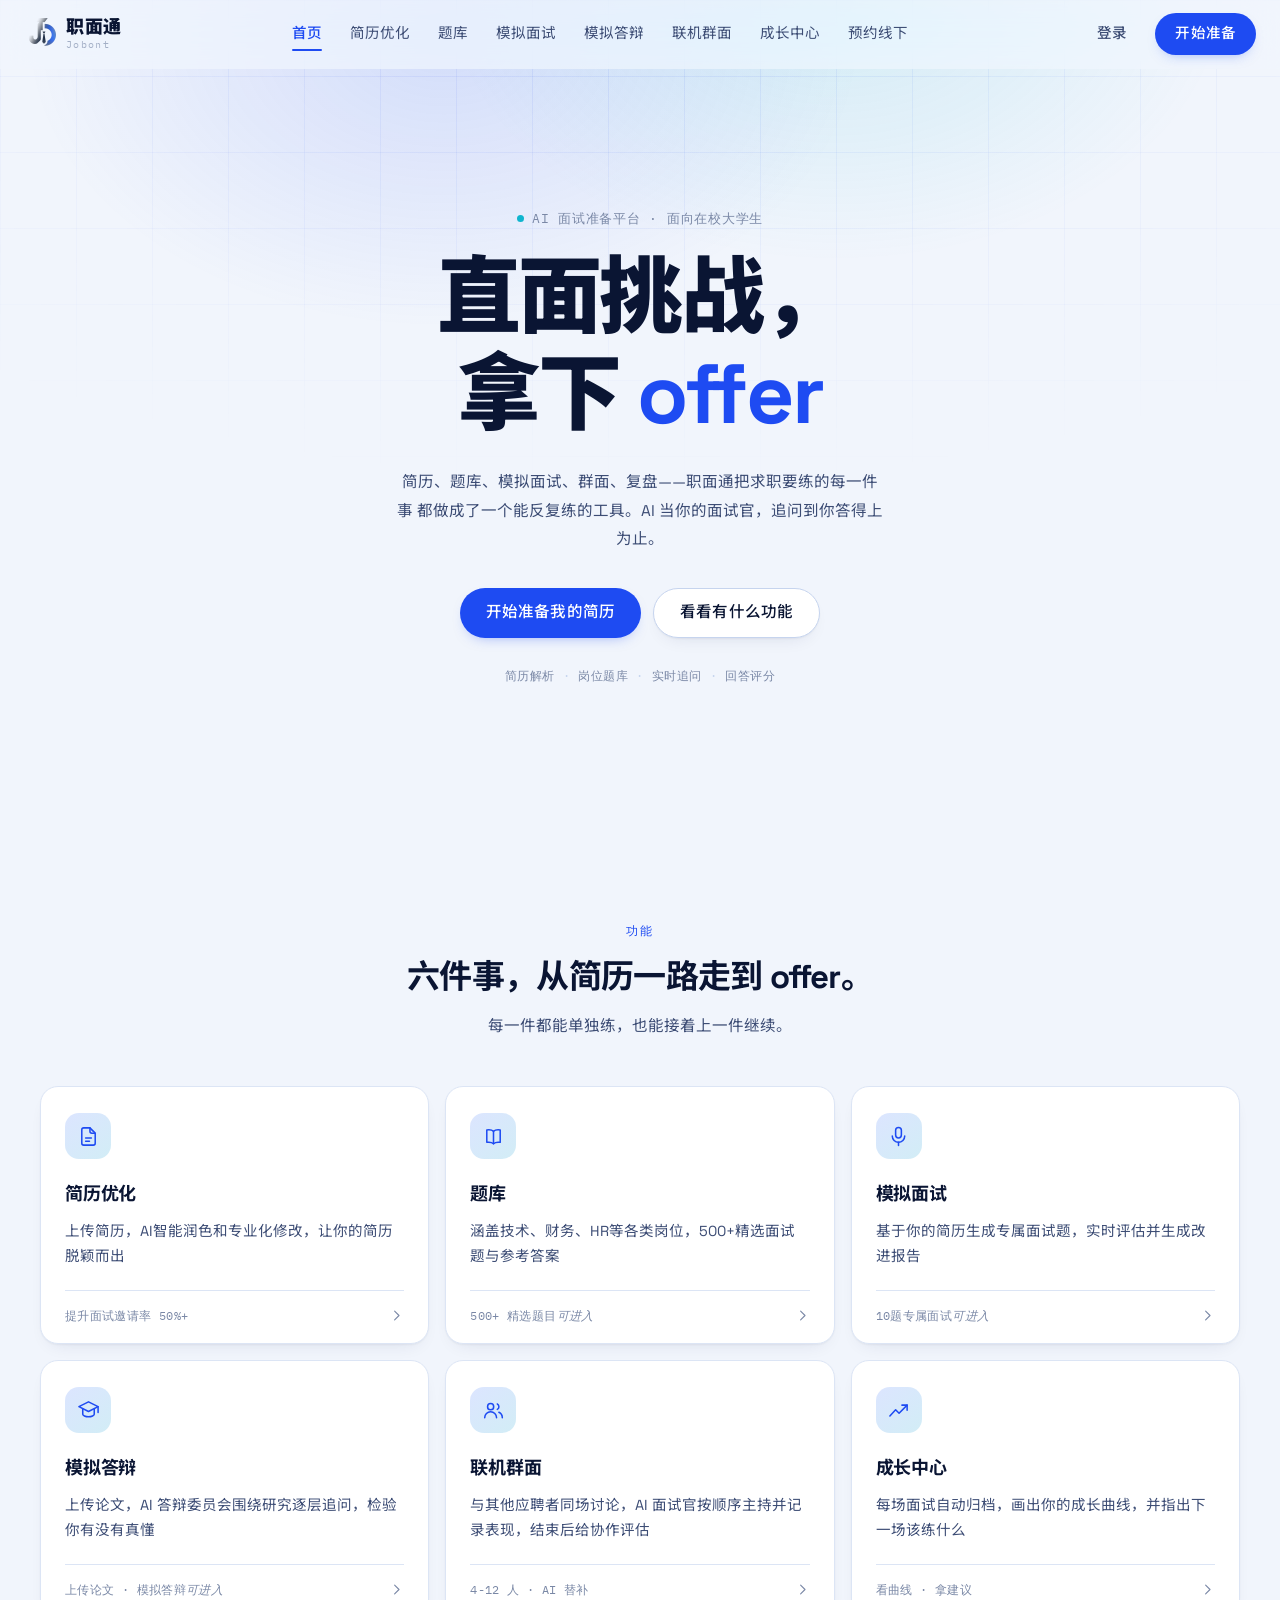
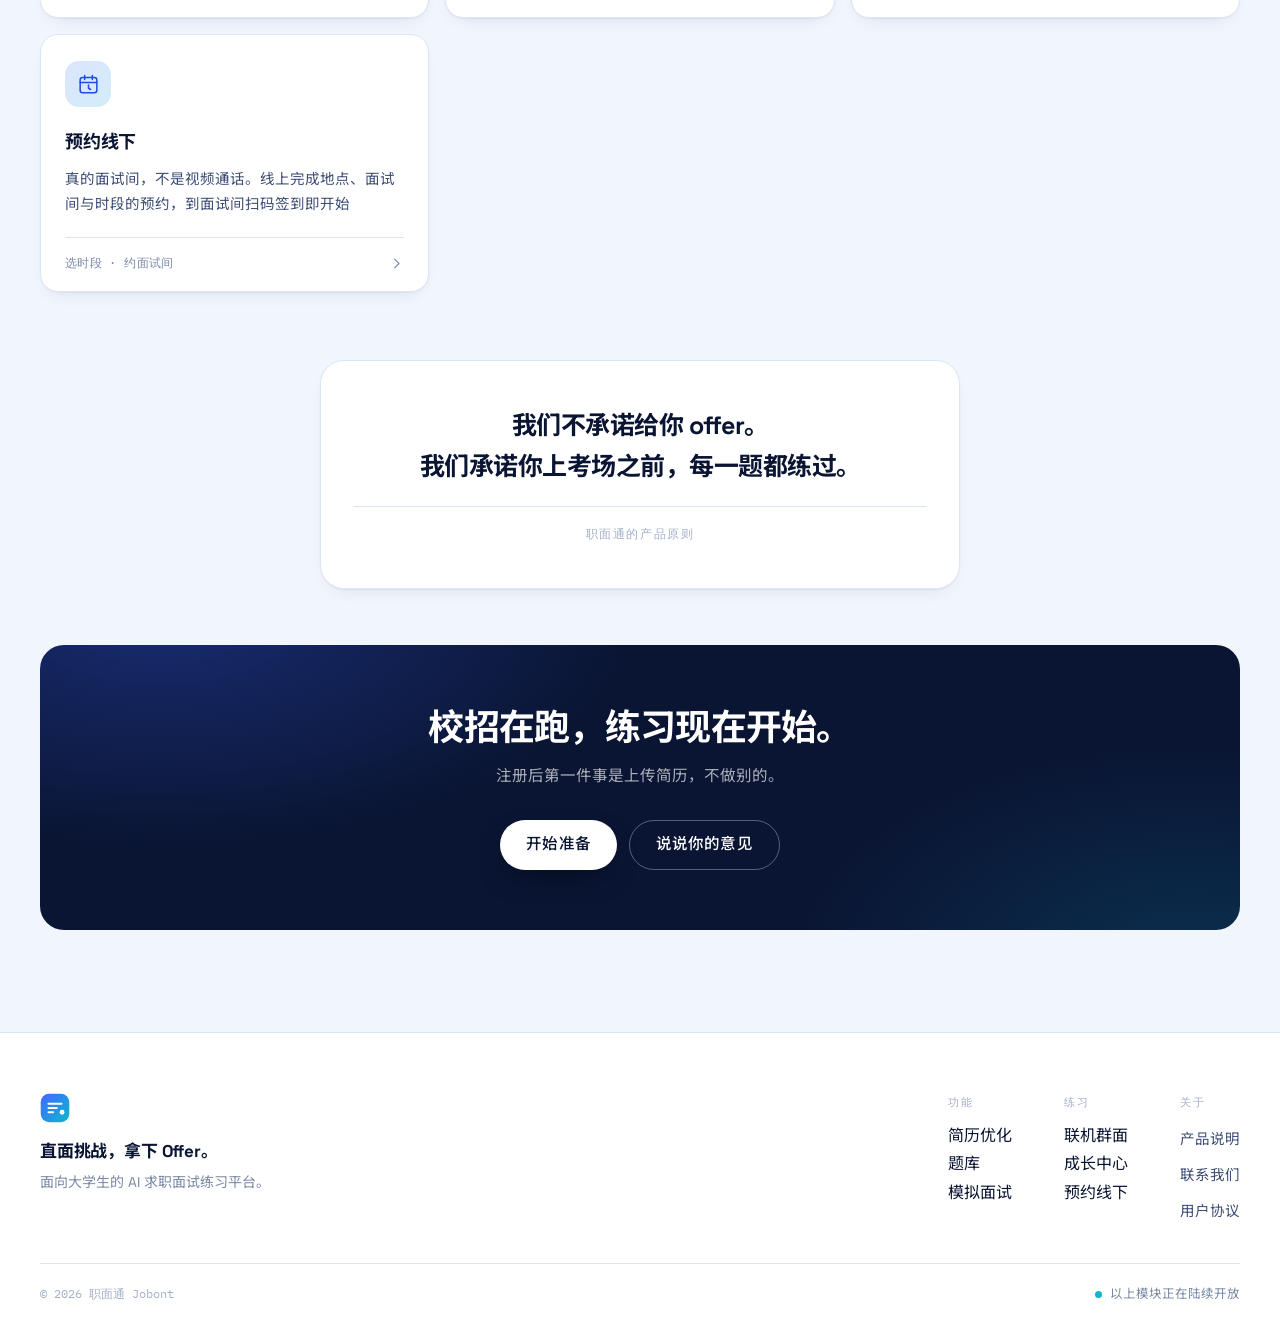
<file: index.html>
<!doctype html>
<html lang="zh-CN">
<head>
<meta charset="utf-8" />
<meta name="viewport" content="width=device-width, initial-scale=1, viewport-fit=cover" />
<title>职面通 · 直面挑战，拿下 Offer</title>
<meta name="description" content="职面通是面向大学生的 AI 求职面试练习平台：简历优化、岗位题库、模拟面试、联机群面、成长中心与线下面试间预约，把求职要练的每一件事都做成了能反复练的工具。" />
<meta name="theme-color" content="#F1F5FC" />
<link rel="icon" href="assets/favicon.png" />

<!-- 字体：优先国内可达的 Google 中国镜像，失败再回落官方源；
     全部异步加载，绝不阻塞首屏渲染（国内访问 Google Fonts 会被墙） -->
<link rel="preconnect" href="https://fonts.googleapis.cn" />
<link rel="preconnect" href="https://fonts.gstatic.com" crossorigin />
<link rel="stylesheet" media="print" onload="this.media='all';this.onload=null"
      href="https://fonts.googleapis.cn/css2?family=Space+Grotesk:wght@500;700&family=IBM+Plex+Mono:wght@400;500&family=Noto+Sans+SC:wght@400;500;700;900&display=swap" />
<link rel="stylesheet" media="print" onload="this.media='all';this.onload=null"
      href="https://fonts.googleapis.com/css2?family=Space+Grotesk:wght@500;700&family=IBM+Plex+Mono:wght@400;500&family=Noto+Sans+SC:wght@400;500;700;900&display=swap" />
<noscript><link rel="stylesheet" href="https://fonts.googleapis.cn/css2?family=Space+Grotesk:wght@500;700&family=IBM+Plex+Mono:wght@400;500&family=Noto+Sans+SC:wght@400;500;700;900&display=swap" /></noscript>
<link rel="stylesheet" href="assets/styles.css" />
</head>
<body>

<a class="zt-skip" href="#main">跳到主要内容</a>
<div class="zt-grid" aria-hidden="true"></div>
<div class="zt-glow" aria-hidden="true"></div>

<!-- ══════════════ 导航栏 ══════════════ -->
<header class="zt-nav" id="zt-nav">
  <div class="zt-nav__inner">

    <a class="zt-brand" href="#top" aria-label="职面通 首页">
      <span class="zt-brand__mark" aria-hidden="true"><img src="assets/logo.png" width="32" height="32" alt="" decoding="async" /></span>
      <span class="zt-brand__text">
        <b>职面通</b>
        <i>Jobont</i>
      </span>
    </a>

    <nav class="zt-nav__links" aria-label="主导航">
      <ul>
        <li><a class="is-current" aria-current="page" href="index.html">首页</a></li>
        <li><a href="resume.html">简历优化</a></li>
        <li><a href="bank.html">题库</a></li>
        <li><a href="interview.html">模拟面试</a></li>
        <li><a href="defense.html">模拟答辩</a></li>
        <li><a href="group.html">联机群面</a></li>
        <li><a href="growth.html">成长中心</a></li>
        <li><a href="booking.html">预约线下</a></li>
      </ul>
    </nav>

    <div class="zt-nav__act">
      <button type="button" class="zt-btn zt-btn--ghost" data-coming="登录">登录</button>
      <button type="button" class="zt-btn zt-btn--solid" data-coming="开始准备">开始准备</button>
    </div>

    <button class="zt-burger" type="button" id="zt-burger" aria-expanded="false" aria-controls="zt-menu" aria-label="打开菜单">
      <span></span><span></span><span></span>
    </button>
  </div>

  <div class="zt-menu" id="zt-menu" hidden>
    <ul class="zt-menu__list">
        <li><a class="is-current" aria-current="page" href="index.html">首页</a></li>
        <li><a href="resume.html">简历优化</a></li>
        <li><a href="bank.html">题库</a></li>
        <li><a href="interview.html">模拟面试</a></li>
        <li><a href="defense.html">模拟答辩</a></li>
        <li><a href="group.html">联机群面</a></li>
        <li><a href="growth.html">成长中心</a></li>
        <li><a href="booking.html">预约线下</a></li>
      </ul>
    <div class="zt-menu__act">
      <button type="button" class="zt-btn zt-btn--ghost" data-coming="登录">登录</button>
      <button type="button" class="zt-btn zt-btn--solid" data-coming="开始准备">开始准备</button>
    </div>
  </div>
</header>

<main id="main">

  <!-- ══════════════ Hero ══════════════ -->
  <section class="zt-hero" id="top">
    <div class="zt-hero__inner">

      <div class="zt-hero__copy">
        <p class="zt-eyebrow zt-reveal" data-i="0">
          <span class="zt-dot" aria-hidden="true"></span>AI 面试准备平台 · 面向在校大学生
        </p>

        <h1 class="zt-hero__title zt-reveal" data-i="1">
          直面挑战，<br />拿下 <em>offer</em>
        </h1>

        <p class="zt-hero__lead zt-reveal" data-i="2">
          简历、题库、模拟面试、群面、复盘——职面通把求职要练的每一件事
          都做成了一个能反复练的工具。AI 当你的面试官，追问到你答得上为止。
        </p>

        <div class="zt-hero__act zt-reveal" data-i="3">
          <a class="zt-btn zt-btn--solid zt-btn--lg" href="resume.html">
            开始准备我的简历
          </a>
          <a class="zt-btn zt-btn--line zt-btn--lg" href="#features">看看有什么功能</a>
        </div>

        <p class="zt-hero__note zt-reveal" data-i="4">
          简历解析<span aria-hidden="true">·</span>岗位题库<span aria-hidden="true">·</span>实时追问<span aria-hidden="true">·</span>回答评分
        </p>
      </div>

    </div>
  </section>

  <!-- ══════════════ 功能总览 ══════════════ -->
  <section class="zt-caps" id="features" aria-labelledby="caps-t">
    <div class="zt-wrap">
      <header class="zt-sec-head zt-sec-head--center zt-reveal">
        <p class="zt-kicker">功能</p>
        <h2 class="zt-sec-title" id="caps-t">六件事，从简历一路走到 offer。</h2>
        <p class="zt-sec-lead">每一件都能单独练，也能接着上一件继续。</p>
      </header>

      <ul class="zt-caps__grid">

        <li class="zt-cap zt-reveal" data-i="0">
          <span class="zt-cap__icon" aria-hidden="true">
            <svg viewBox="0 0 24 24" fill="none" stroke="currentColor" stroke-width="1.6" stroke-linecap="round" stroke-linejoin="round">
              <path d="M13.5 3H7a2 2 0 0 0-2 2v14a2 2 0 0 0 2 2h10a2 2 0 0 0 2-2V8.5L13.5 3Z" />
              <path d="M13.5 3v3.5a2 2 0 0 0 2 2h3" />
              <path d="M9 13.5h6M9 17h4" />
            </svg>
          </span>
          <h3>简历优化</h3>
          <p class="zt-cap__desc">上传简历，AI智能润色和专业化修改，让你的简历脱颖而出</p>
          <a class="zt-cap__go zt-cap__go--live" href="resume.html">
            <span>提升面试邀请率 50%+</span>
            <svg viewBox="0 0 24 24" fill="none" stroke="currentColor" stroke-width="1.8" stroke-linecap="round" stroke-linejoin="round" aria-hidden="true">
              <path d="m9 5 7 7-7 7" />
            </svg>
          </a>
        </li>

        <li class="zt-cap zt-reveal" data-i="1">
          <span class="zt-cap__icon" aria-hidden="true">
            <svg viewBox="0 0 24 24" fill="none" stroke="currentColor" stroke-width="1.6" stroke-linecap="round" stroke-linejoin="round">
              <path d="M12 6.6C10.5 5.1 8.5 4.6 5 5.1v13c3.5-.5 5.5 0 7 1.5 1.5-1.5 3.5-2 7-1.5v-13c-3.5-.5-5.5 0-7 1.5Z" />
              <path d="M12 6.6v13" />
            </svg>
          </span>
          <h3>题库</h3>
          <p class="zt-cap__desc">涵盖技术、财务、HR等各类岗位，500+精选面试题与参考答案</p>
          <a class="zt-cap__go zt-cap__go--live" href="bank.html">
            <span>500+ 精选题目<i class="zt-cap__live">可进入</i></span>
            <svg viewBox="0 0 24 24" fill="none" stroke="currentColor" stroke-width="1.8" stroke-linecap="round" stroke-linejoin="round" aria-hidden="true">
              <path d="m9 5 7 7-7 7" />
            </svg>
          </a>
        </li>

        <li class="zt-cap zt-reveal" data-i="2">
          <span class="zt-cap__icon" aria-hidden="true">
            <svg viewBox="0 0 24 24" fill="none" stroke="currentColor" stroke-width="1.6" stroke-linecap="round" stroke-linejoin="round">
              <rect x="9" y="2.5" width="6" height="11" rx="3" />
              <path d="M5.5 11.5a6.5 6.5 0 0 0 13 0" />
              <path d="M12 18v3.5" />
            </svg>
          </span>
          <h3>模拟面试</h3>
          <p class="zt-cap__desc">基于你的简历生成专属面试题，实时评估并生成改进报告</p>
          <a class="zt-cap__go zt-cap__go--live" href="interview.html">
            <span>10题专属面试<i class="zt-cap__live">可进入</i></span>
            <svg viewBox="0 0 24 24" fill="none" stroke="currentColor" stroke-width="1.8" stroke-linecap="round" stroke-linejoin="round" aria-hidden="true">
              <path d="m9 5 7 7-7 7" />
            </svg>
          </a>
        </li>

        <li class="zt-cap zt-reveal" data-i="0">
          <span class="zt-cap__icon" aria-hidden="true">
            <svg viewBox="0 0 24 24" fill="none" stroke="currentColor" stroke-width="1.6" stroke-linecap="round" stroke-linejoin="round">
              <path d="M12 3 2 8l10 5 10-5-10-5Z" />
              <path d="M6 10.5V16c0 1.1 2.7 2.5 6 2.5s6-1.4 6-2.5v-5.5" />
              <path d="M22 8v6" />
            </svg>
          </span>
          <h3>模拟答辩</h3>
          <p class="zt-cap__desc">上传论文，AI 答辩委员会围绕研究逐层追问，检验你有没有真懂</p>
          <a class="zt-cap__go zt-cap__go--live" href="defense.html">
            <span>上传论文 · 模拟答辩<i class="zt-cap__live">可进入</i></span>
            <svg viewBox="0 0 24 24" fill="none" stroke="currentColor" stroke-width="1.8" stroke-linecap="round" stroke-linejoin="round" aria-hidden="true">
              <path d="m9 5 7 7-7 7" />
            </svg>
          </a>
        </li>

        <li class="zt-cap zt-reveal" data-i="0">
          <span class="zt-cap__icon" aria-hidden="true">
            <svg viewBox="0 0 24 24" fill="none" stroke="currentColor" stroke-width="1.6" stroke-linecap="round" stroke-linejoin="round">
              <circle cx="9" cy="8" r="3.2" />
              <path d="M2.8 19.5a6.2 6.2 0 0 1 12.4 0" />
              <path d="M16 5.2a3.2 3.2 0 0 1 0 5.6" />
              <path d="M17.6 13.9a6.2 6.2 0 0 1 3.6 5.6" />
            </svg>
          </span>
          <h3>联机群面</h3>
          <p class="zt-cap__desc">与其他应聘者同场讨论，AI 面试官按顺序主持并记录表现，结束后给协作评估</p>
          <a class="zt-cap__go zt-cap__go--live" href="group.html">
            <span>4-12 人 · AI 替补</span>
            <svg viewBox="0 0 24 24" fill="none" stroke="currentColor" stroke-width="1.8" stroke-linecap="round" stroke-linejoin="round" aria-hidden="true">
              <path d="m9 5 7 7-7 7" />
            </svg>
          </a>
        </li>

        <li class="zt-cap zt-reveal" data-i="1">
          <span class="zt-cap__icon" aria-hidden="true">
            <svg viewBox="0 0 24 24" fill="none" stroke="currentColor" stroke-width="1.6" stroke-linecap="round" stroke-linejoin="round">
              <path d="M3 17.8 9 11.3l3.6 3.6L21 6.4" />
              <path d="M15.6 6.4H21v5.4" />
            </svg>
          </span>
          <h3>成长中心</h3>
          <p class="zt-cap__desc">每场面试自动归档，画出你的成长曲线，并指出下一场该练什么</p>
          <a class="zt-cap__go zt-cap__go--live" href="growth.html">
            <span>看曲线 · 拿建议</span>
            <svg viewBox="0 0 24 24" fill="none" stroke="currentColor" stroke-width="1.8" stroke-linecap="round" stroke-linejoin="round" aria-hidden="true">
              <path d="m9 5 7 7-7 7" />
            </svg>
          </a>
        </li>

        <li class="zt-cap zt-reveal" data-i="2">
          <span class="zt-cap__icon" aria-hidden="true">
            <svg viewBox="0 0 24 24" fill="none" stroke="currentColor" stroke-width="1.6" stroke-linecap="round" stroke-linejoin="round">
              <rect x="3.3" y="4.8" width="17.4" height="15.9" rx="2.6" />
              <path d="M3.3 9.9h17.4" />
              <path d="M8 2.6v4.2M16 2.6v4.2" />
              <path d="M12 12.6v3.3l2.2 1.3" />
            </svg>
          </span>
          <h3>预约线下</h3>
          <p class="zt-cap__desc">真的面试间，不是视频通话。线上完成地点、面试间与时段的预约，到面试间扫码签到即开始</p>
          <a class="zt-cap__go zt-cap__go--live" href="booking.html">
            <span>选时段 · 约面试间</span>
            <svg viewBox="0 0 24 24" fill="none" stroke="currentColor" stroke-width="1.8" stroke-linecap="round" stroke-linejoin="round" aria-hidden="true">
              <path d="m9 5 7 7-7 7" />
            </svg>
          </a>
        </li>

      </ul>
    </div>
  </section>

  <!-- ══════════════ 态度 ══════════════ -->
  <section class="zt-belief">
    <div class="zt-wrap">
      <figure class="zt-quote zt-reveal">
        <blockquote>
          我们不承诺给你 offer。<br />
          我们承诺你上考场之前，每一题都练过。
        </blockquote>
        <figcaption>职面通的产品原则</figcaption>
      </figure>
    </div>
  </section>

  <!-- ══════════════ CTA ══════════════ -->
  <section class="zt-cta">
    <div class="zt-wrap">
      <div class="zt-cta__panel zt-reveal">
        <h2>校招在跑，练习现在开始。</h2>
        <p>注册后第一件事是上传简历，不做别的。</p>
        <div class="zt-cta__act">
          <a class="zt-btn zt-btn--solid zt-btn--lg" href="interview.html">开始准备</a>
          <button type="button" class="zt-btn zt-btn--line zt-btn--lg" data-coming="反馈">说说你的意见</button>
        </div>
      </div>
    </div>
  </section>

</main>

<!-- ══════════════ 页脚 ══════════════ -->
<footer class="zt-foot">
  <div class="zt-wrap">
    <div class="zt-foot__top">
      <div class="zt-foot__brand">
        <span class="zt-foot__logo" aria-hidden="true">
          <svg viewBox="0 0 32 32" fill="none">
            <rect x=".75" y=".75" width="30.5" height="30.5" rx="9" fill="url(#zt-mark-f)" />
            <path d="M9 11.5h14M9 16h9M9 20.5h5" stroke="#fff" stroke-width="2" stroke-linecap="round" />
            <circle cx="23.5" cy="20.5" r="2.6" fill="#fff" />
            <defs>
              <linearGradient id="zt-mark-f" x1="2" y1="2" x2="30" y2="30" gradientUnits="userSpaceOnUse">
                <stop stop-color="#3E6BFF" /><stop offset="1" stop-color="#0FB5CE" />
              </linearGradient>
            </defs>
          </svg>
        </span>
        <p class="zt-foot__slogan">直面挑战，拿下 Offer。</p>
        <p class="zt-foot__desc">面向大学生的 AI 求职面试练习平台。</p>
      </div>

      <nav class="zt-foot__cols" aria-label="功能导航">
        <div class="zt-foot__col">
          <p class="zt-foot__head">功能</p>
          <ul>
            <li><a href="resume.html">简历优化</a></li>
            <li><a href="bank.html">题库</a></li>
            <li><a href="interview.html">模拟面试</a></li>
          </ul>
        </div>
        <div class="zt-foot__col">
          <p class="zt-foot__head">练习</p>
          <ul>
            <li><a href="group.html">联机群面</a></li>
            <li><a href="growth.html">成长中心</a></li>
            <li><a href="booking.html">预约线下</a></li>
          </ul>
        </div>
        <div class="zt-foot__col">
          <p class="zt-foot__head">关于</p>
          <ul>
            <li><button type="button" data-coming="产品说明">产品说明</button></li>
            <li><button type="button" data-coming="联系我们">联系我们</button></li>
            <li><button type="button" data-coming="用户协议">用户协议</button></li>
          </ul>
        </div>
      </nav>
    </div>

    <div class="zt-foot__bottom">
      <p class="zt-foot__copy">© 2026 职面通 Jobont</p>
      <p class="zt-foot__status"><span class="zt-dot" aria-hidden="true"></span>以上模块正在陆续开放</p>
    </div>
  </div>
</footer>

<div class="zt-toast" id="zt-toast" role="status" aria-live="polite"></div>

<script src="assets/main.js"></script>
</body>
</html>
</file>
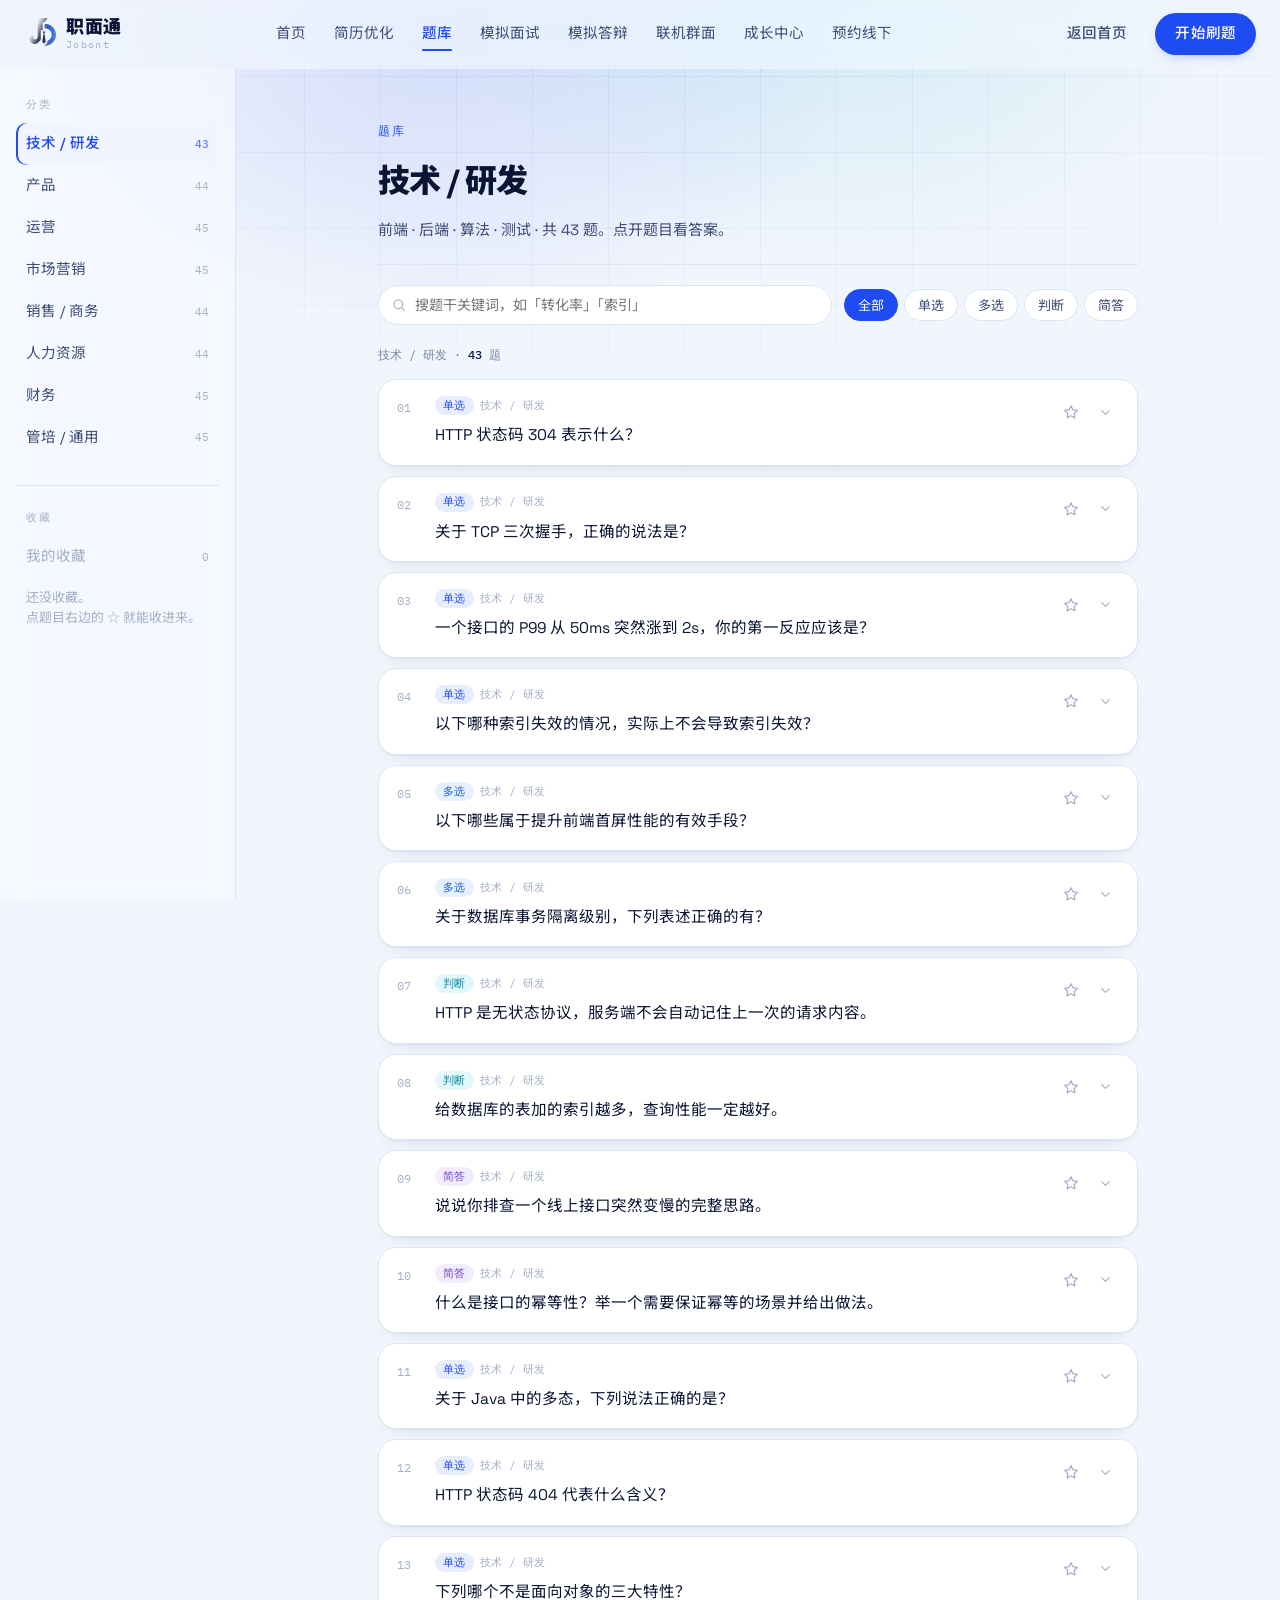
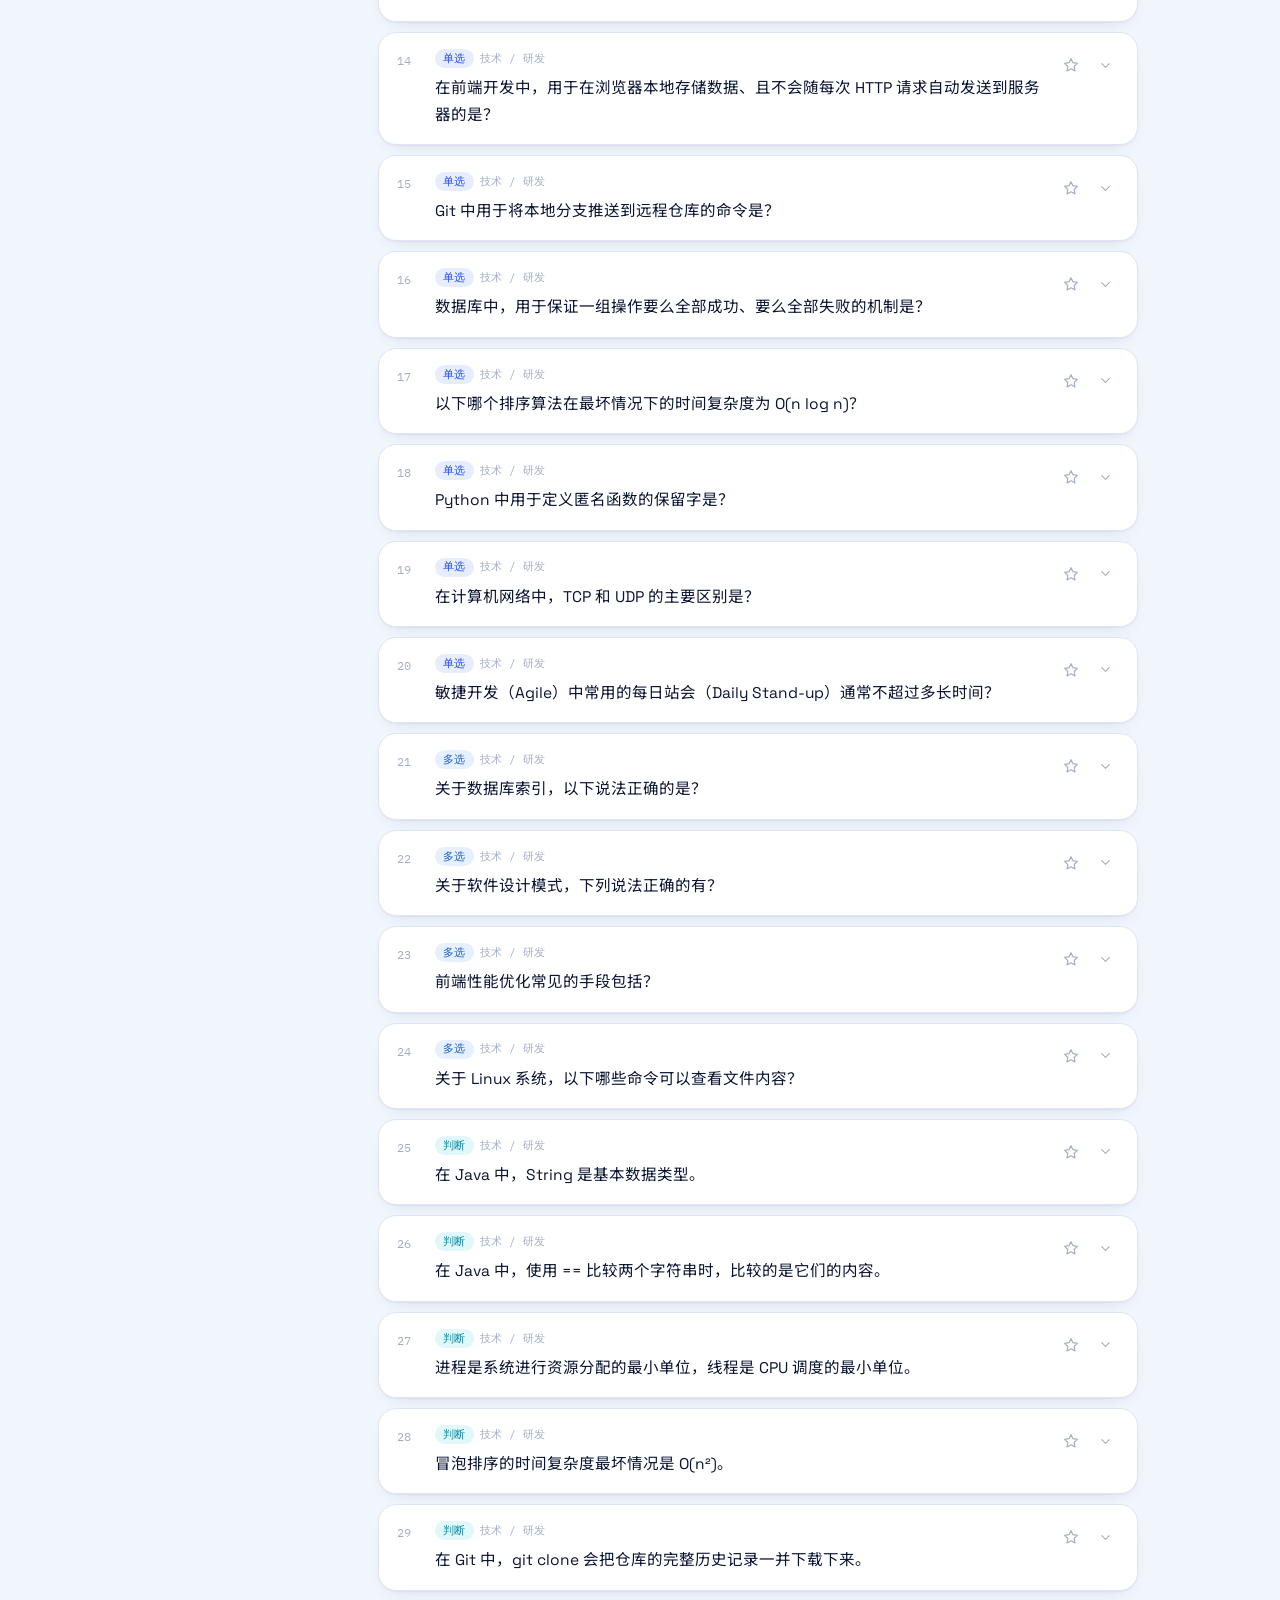
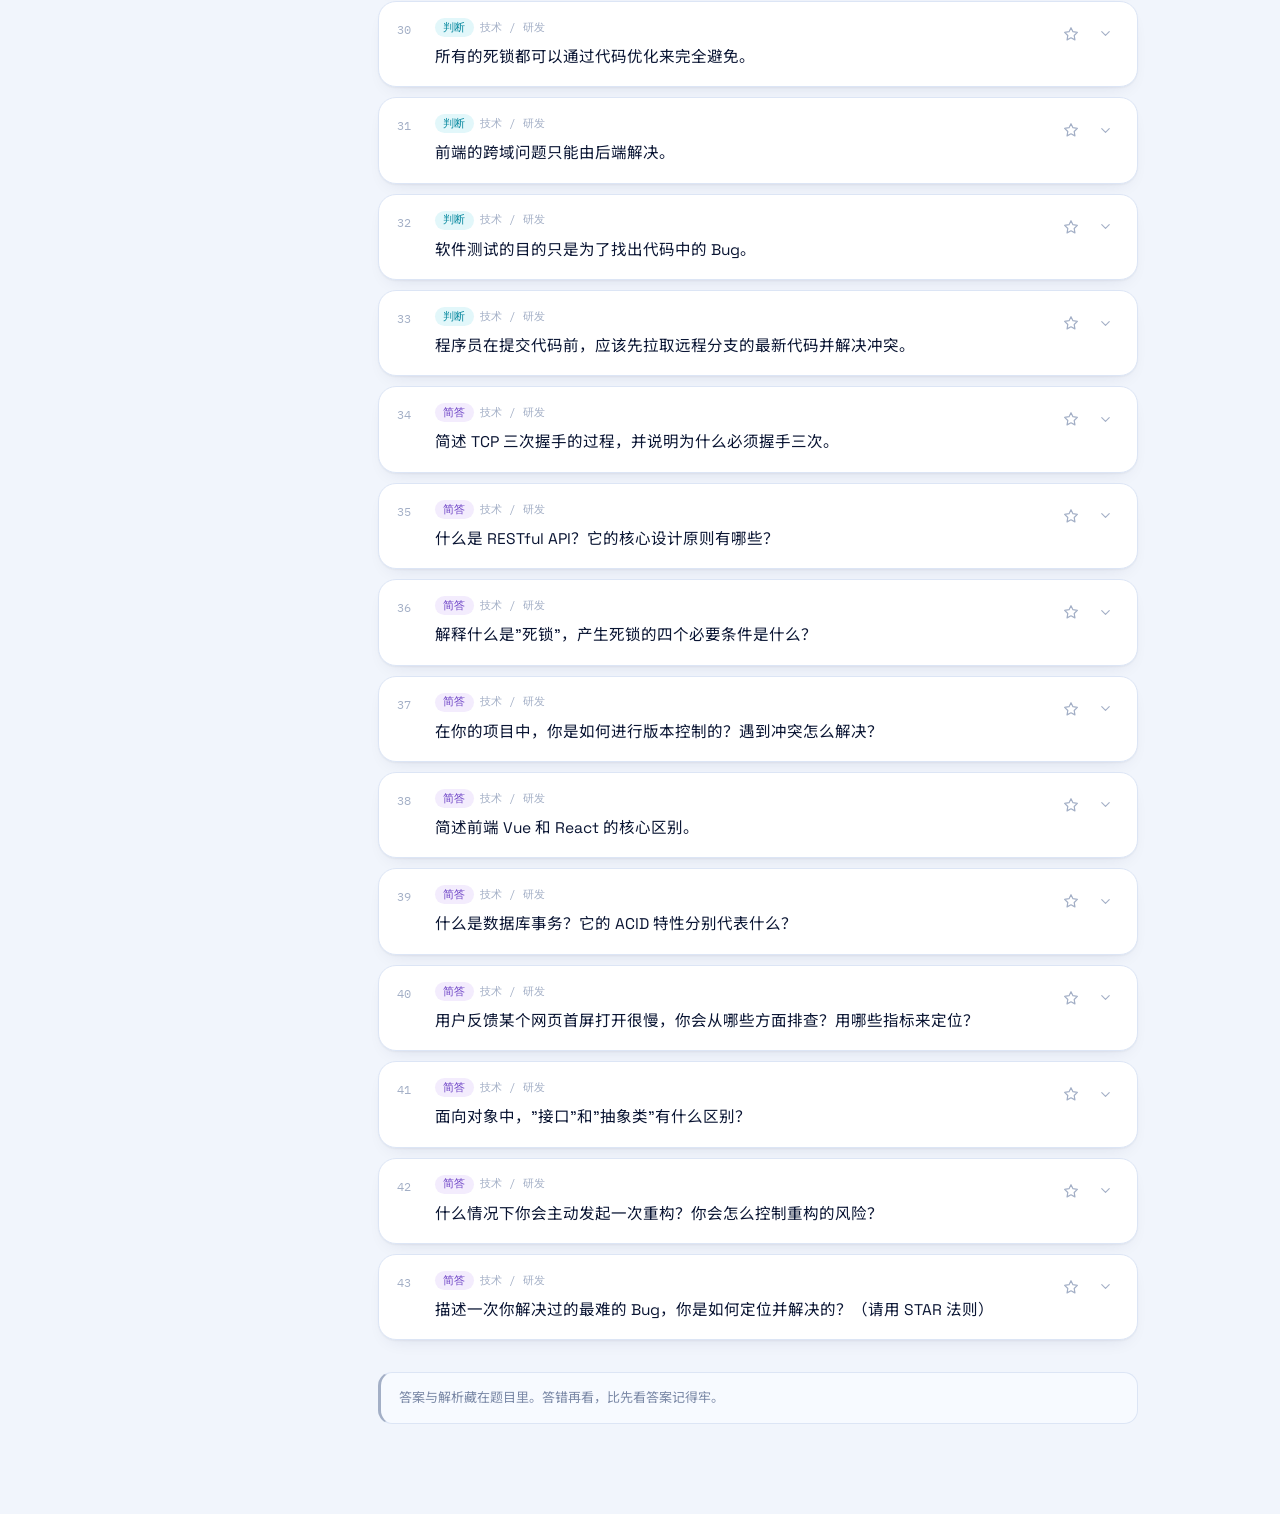
<file: bank.html>
<!doctype html>
<html lang="zh-CN">
<head>
<meta charset="utf-8" />
<meta name="viewport" content="width=device-width, initial-scale=1, viewport-fit=cover" />
<title>题库 · 职面通</title>
<meta name="description" content="职面通题库：按技术、产品、运营、市场、销售、人力、财务、管培八类职位分类的笔试题目，含参考答案与解析，支持收藏。" />
<meta name="theme-color" content="#F1F5FC" />
<link rel="icon" href="assets/favicon.png" />
<!-- 字体：优先国内可达的 Google 中国镜像，失败再回落官方源；
     全部异步加载，绝不阻塞首屏渲染（国内访问 Google Fonts 会被墙） -->
<link rel="preconnect" href="https://fonts.googleapis.cn" />
<link rel="preconnect" href="https://fonts.gstatic.com" crossorigin />
<link rel="stylesheet" media="print" onload="this.media='all';this.onload=null"
      href="https://fonts.googleapis.cn/css2?family=Space+Grotesk:wght@500;700&family=IBM+Plex+Mono:wght@400;500&family=Noto+Sans+SC:wght@400;500;700;900&display=swap" />
<link rel="stylesheet" media="print" onload="this.media='all';this.onload=null"
      href="https://fonts.googleapis.com/css2?family=Space+Grotesk:wght@500;700&family=IBM+Plex+Mono:wght@400;500&family=Noto+Sans+SC:wght@400;500;700;900&display=swap" />
<noscript><link rel="stylesheet" href="https://fonts.googleapis.cn/css2?family=Space+Grotesk:wght@500;700&family=IBM+Plex+Mono:wght@400;500&family=Noto+Sans+SC:wght@400;500;700;900&display=swap" /></noscript>
<link rel="stylesheet" href="assets/styles.css" />
<link rel="stylesheet" href="assets/bank.css" />
</head>
<body>

<a class="zt-skip" href="#bk-main">跳到主要内容</a>
<div class="zt-grid" aria-hidden="true"></div>
<div class="zt-glow" aria-hidden="true"></div>

<header class="zt-nav" id="zt-nav">
  <div class="zt-nav__inner">
    <a class="zt-brand" href="index.html" aria-label="职面通 首页">
      <span class="zt-brand__mark" aria-hidden="true"><img src="assets/logo.png" width="32" height="32" alt="" decoding="async" /></span>
      <span class="zt-brand__text"><b>职面通</b><i>Jobont</i></span>
    </a>

    <nav class="zt-nav__links" aria-label="主导航">
      <ul>
        <li><a href="index.html">首页</a></li>
        <li><a href="resume.html">简历优化</a></li>
        <li><a class="is-current" aria-current="page" href="bank.html">题库</a></li>
        <li><a href="interview.html">模拟面试</a></li>
        <li><a href="defense.html">模拟答辩</a></li>
        <li><a href="group.html">联机群面</a></li>
        <li><a href="growth.html">成长中心</a></li>
        <li><a href="booking.html">预约线下</a></li>
      </ul>
    </nav>

    <div class="zt-nav__act">
      <a class="zt-btn zt-btn--ghost" href="index.html">返回首页</a>
      <a class="zt-btn zt-btn--solid" href="#bk-list">开始刷题</a>
    </div>

    <button class="zt-burger" type="button" id="zt-burger" aria-expanded="false" aria-controls="zt-menu" aria-label="打开菜单">
      <span></span><span></span><span></span>
    </button>
  </div>

  <div class="zt-menu" id="zt-menu" hidden>
    <ul class="zt-menu__list">
        <li><a href="index.html">首页</a></li>
        <li><a href="resume.html">简历优化</a></li>
        <li><a class="is-current" aria-current="page" href="bank.html">题库</a></li>
        <li><a href="interview.html">模拟面试</a></li>
        <li><a href="defense.html">模拟答辩</a></li>
        <li><a href="group.html">联机群面</a></li>
        <li><a href="growth.html">成长中心</a></li>
        <li><a href="booking.html">预约线下</a></li>
      </ul>
    <div class="zt-menu__act">
      <a class="zt-btn zt-btn--ghost" href="index.html">返回首页</a>
      <a class="zt-btn zt-btn--solid" href="#bk-list">开始刷题</a>
    </div>
  </div>
</header>

<div class="bk">
  <!-- ═══════ 左侧导航 ═══════ -->
  <aside class="bk-side" id="bk-side" aria-label="题库分类">
    <button class="bk-side__close" type="button" id="bk-close" aria-label="关闭分类">×</button>
    <div class="bk-side__inner">
      <p class="bk-side__cap">分类</p>
      <nav id="bk-cats" aria-label="按职位类型分类"></nav>

      <p class="bk-side__cap bk-side__cap--fav">收藏</p>
      <nav id="bk-fav" aria-label="我收藏的题目"></nav>
    </div>
  </aside>

  <!-- ═══════ 右侧内容 ═══════ -->
  <main class="bk-main" id="bk-main">
    <div class="bk-main__inner">

      <header class="bk-head">
        <p class="zt-kicker">题库</p>
        <h1 class="bk-head__title" id="bk-title">全部题目</h1>
        <p class="bk-head__sub" id="bk-sub">按职位类型分类，点开题目看答案。</p>

        <div class="bk-tools">
          <div class="bk-search">
            <svg viewBox="0 0 24 24" fill="none" stroke="currentColor" stroke-width="1.7" stroke-linecap="round" aria-hidden="true">
              <circle cx="11" cy="11" r="6.5"/><path d="m16 16 4 4"/>
            </svg>
            <label class="zt-skip" for="bk-q">搜索题目</label>
            <input id="bk-q" type="search" placeholder="搜题干关键词，如「转化率」「索引」" autocomplete="off" />
            <button class="bk-search__clear" type="button" id="bk-clear" aria-label="清空搜索" hidden>&times;</button>
          </div>
          <div class="bk-filters" role="group" aria-label="按题型筛选">
            <button type="button" class="bk-chip is-on" data-ftype="all">全部</button>
            <button type="button" class="bk-chip" data-ftype="single">单选</button>
            <button type="button" class="bk-chip" data-ftype="multi">多选</button>
            <button type="button" class="bk-chip" data-ftype="judge">判断</button>
            <button type="button" class="bk-chip" data-ftype="short">简答</button>
          </div>
        </div>
      </header>

      <p class="bk-count" id="bk-count" aria-live="polite"></p>

      <ol class="bk-list" id="bk-list"></ol>

      <p class="bk-empty" id="bk-empty" hidden>
        <span class="bk-empty__t">这里还没有题目</span>
        <span class="bk-empty__s">换个分类或清空搜索条件试试。</span>
      </p>

      <p class="bk-note">
        答案与解析藏在题目里。答错再看，比先看答案记得牢。
      </p>
    </div>
  </main>
</div>

<button class="bk-sidebtn" type="button" id="bk-sidebtn" aria-expanded="false" aria-controls="bk-side">
  <svg viewBox="0 0 24 24" fill="none" stroke="currentColor" stroke-width="1.7" stroke-linecap="round" aria-hidden="true">
    <path d="M4 6h16M4 12h16M4 18h10"/>
  </svg>
  分类
</button>
<div class="bk-scrim" id="bk-scrim" hidden></div>

<script src="assets/main.js"></script>
<script src="assets/bank.js"></script>
</body>
</html>
</file>
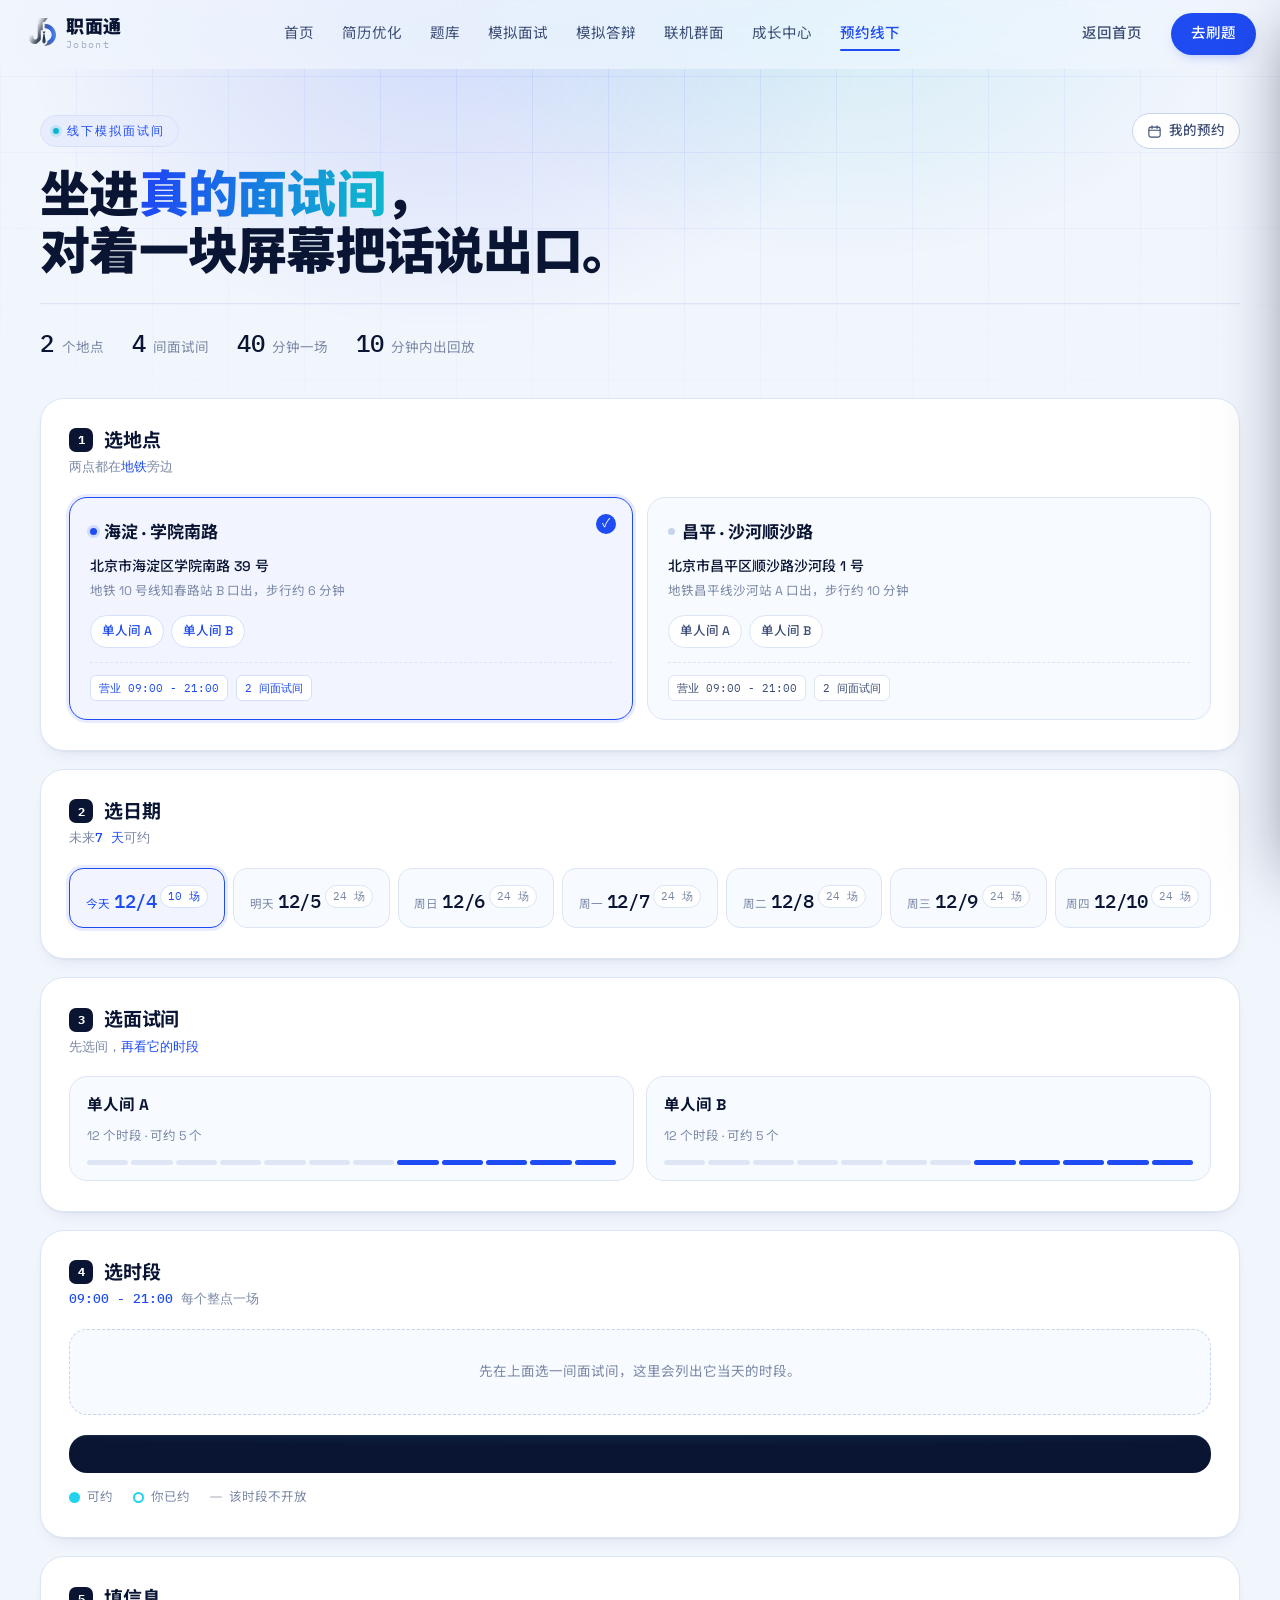
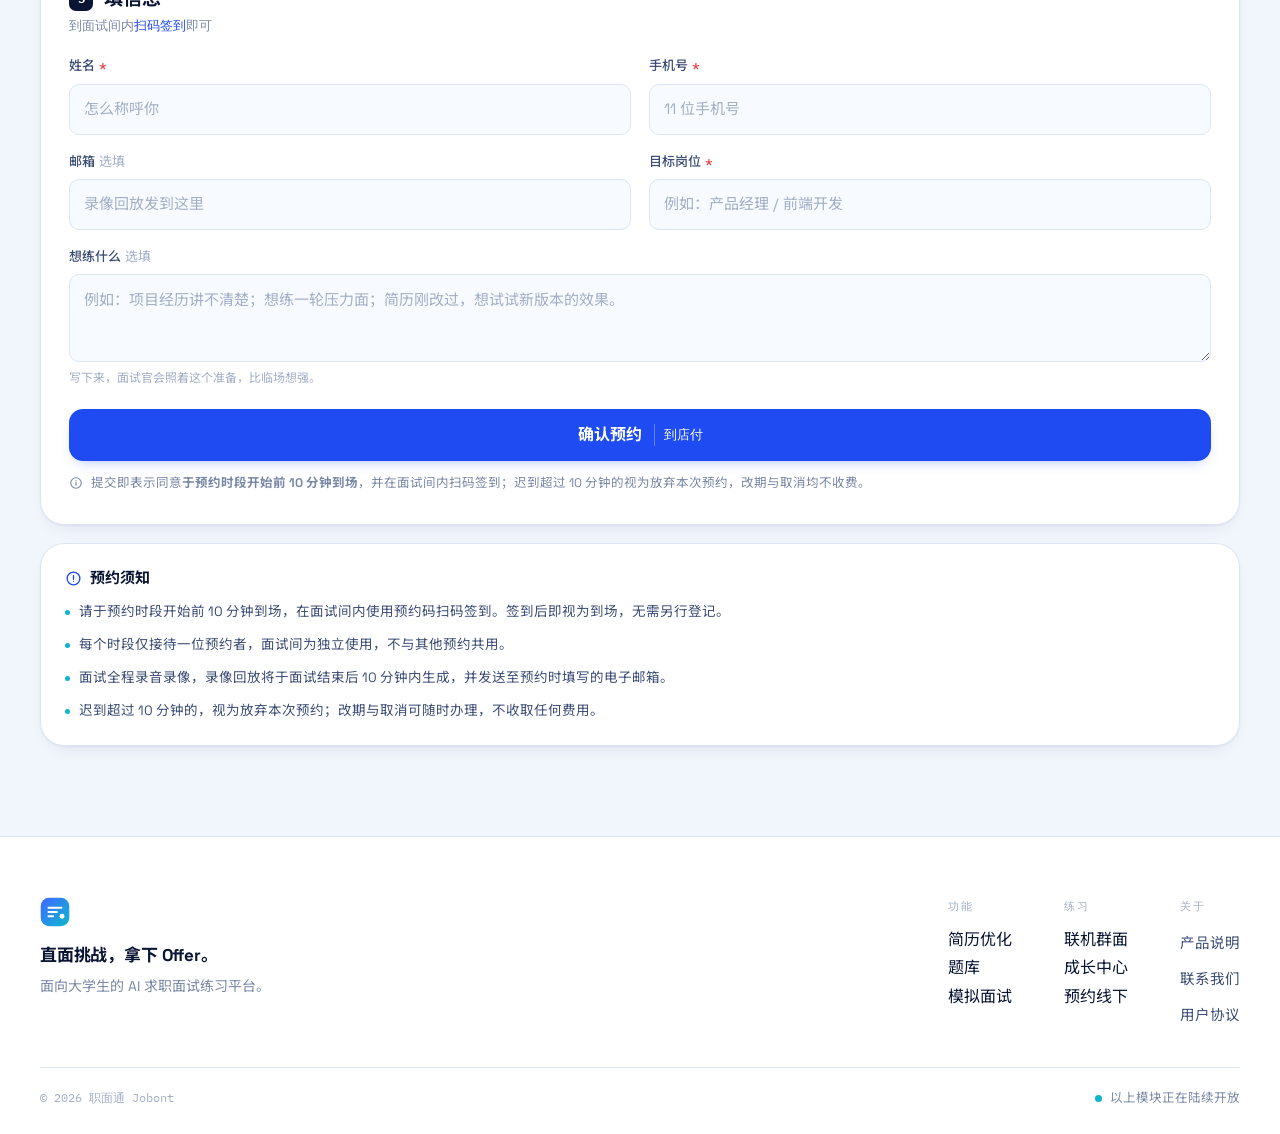
<file: booking.html>
<!doctype html>
<html lang="zh-CN">
<head>
<meta charset="utf-8" />
<meta name="viewport" content="width=device-width, initial-scale=1, viewport-fit=cover" />
<title>预约线下 · 职面通</title>
<meta name="description" content="职面通「预约线下」：真实模拟面试间，线上选地点、选面试间、选时段，提交预约后于面试间扫码签到即可开始。40 分钟一场，含录像回放。" />
<meta name="theme-color" content="#F1F5FC" />
<link rel="icon" href="assets/favicon.png" />
<!-- 字体：优先国内可达的 Google 中国镜像，失败再回落官方源；
     全部异步加载，绝不阻塞首屏渲染（国内访问 Google Fonts 会被墙） -->
<link rel="preconnect" href="https://fonts.googleapis.cn" />
<link rel="preconnect" href="https://fonts.gstatic.com" crossorigin />
<link rel="stylesheet" media="print" onload="this.media='all';this.onload=null"
      href="https://fonts.googleapis.cn/css2?family=Space+Grotesk:wght@500;700&family=IBM+Plex+Mono:wght@400;500&family=Noto+Sans+SC:wght@400;500;700;900&display=swap" />
<link rel="stylesheet" media="print" onload="this.media='all';this.onload=null"
      href="https://fonts.googleapis.com/css2?family=Space+Grotesk:wght@500;700&family=IBM+Plex+Mono:wght@400;500&family=Noto+Sans+SC:wght@400;500;700;900&display=swap" />
<noscript><link rel="stylesheet" href="https://fonts.googleapis.cn/css2?family=Space+Grotesk:wght@500;700&family=IBM+Plex+Mono:wght@400;500&family=Noto+Sans+SC:wght@400;500;700;900&display=swap" /></noscript>
<link rel="stylesheet" href="assets/styles.css" />
<link rel="stylesheet" href="assets/booking.css" />
</head>
<body>

<a class="zt-skip" href="#bk-main">跳到主要内容</a>
<div class="zt-grid" aria-hidden="true"></div>
<div class="zt-glow" aria-hidden="true"></div>

<header class="zt-nav" id="zt-nav">
  <div class="zt-nav__inner">
    <a class="zt-brand" href="index.html" aria-label="职面通 首页">
      <span class="zt-brand__mark" aria-hidden="true"><img src="assets/logo.png" width="32" height="32" alt="" decoding="async" /></span>
      <span class="zt-brand__text"><b>职面通</b><i>Jobont</i></span>
    </a>

    <nav class="zt-nav__links" aria-label="主导航">
      <ul>
        <li><a href="index.html">首页</a></li>
        <li><a href="resume.html">简历优化</a></li>
        <li><a href="bank.html">题库</a></li>
        <li><a href="interview.html">模拟面试</a></li>
        <li><a href="defense.html">模拟答辩</a></li>
        <li><a href="group.html">联机群面</a></li>
        <li><a href="growth.html">成长中心</a></li>
        <li><a class="is-current" aria-current="page" href="booking.html">预约线下</a></li>
      </ul>
    </nav>

    <div class="zt-nav__act">
      <a class="zt-btn zt-btn--ghost" href="index.html">返回首页</a>
      <a class="zt-btn zt-btn--solid" href="bank.html">去刷题</a>
    </div>

    <button class="zt-burger" type="button" id="zt-burger" aria-expanded="false" aria-controls="zt-menu" aria-label="打开菜单">
      <span></span><span></span><span></span>
    </button>
  </div>

  <div class="zt-menu" id="zt-menu" hidden>
    <ul class="zt-menu__list">
        <li><a href="index.html">首页</a></li>
        <li><a href="resume.html">简历优化</a></li>
        <li><a href="bank.html">题库</a></li>
        <li><a href="interview.html">模拟面试</a></li>
        <li><a href="defense.html">模拟答辩</a></li>
        <li><a href="group.html">联机群面</a></li>
        <li><a href="growth.html">成长中心</a></li>
        <li><a class="is-current" aria-current="page" href="booking.html">预约线下</a></li>
    </ul>
    <div class="zt-menu__act">
      <a class="zt-btn zt-btn--ghost" href="index.html">返回首页</a>
      <a class="zt-btn zt-btn--solid" href="bank.html">去刷题</a>
    </div>
  </div>
</header>

<main class="bk" id="bk-main">
  <div class="zt-wrap">

    <section class="bk-hero">
      <div style="display:flex;align-items:center;gap:14px;flex-wrap:wrap">
        <p class="bk-eyebrow">线下模拟面试间</p>
        <button type="button" class="bk-mine" id="bk-mine" style="margin-left:auto" aria-expanded="false" aria-controls="bk-drawer">
          <svg width="15" height="15" viewBox="0 0 24 24" fill="none" stroke="currentColor" stroke-width="1.8" stroke-linecap="round" stroke-linejoin="round"><rect x="3" y="5" width="18" height="16" rx="3"/><path d="M3 10h18M8 3v4M16 3v4"/></svg>
          我的预约<span class="bk-mine__n" id="bk-mine-n" hidden>0</span>
        </button>
      </div>

      <h1 class="bk-hero__h1">坐进<em>真的面试间</em>，<br />对着一块屏幕把话说出口。</h1>

      <div class="bk-hero__facts">
        <p class="bk-fact"><b>2</b><span>个地点</span></p>
        <p class="bk-fact"><b>4</b><span>间面试间</span></p>
        <p class="bk-fact"><b>40</b><span>分钟一场</span></p>
        <p class="bk-fact"><b>10</b><span>分钟内出回放</span></p>
      </div>
    </section>

    <div class="bk-layout">
      <div class="bk-main-col">

        <!-- 1 地点 -->
        <section class="bk-step">
          <h2 class="bk-step__h"><i>1</i>选地点</h2>
          <p class="bk-step__tip">两点都在<b>地铁</b>旁边</p>
          <div class="bk-places" id="bk-places"></div>
        </section>

        <!-- 2 日期 -->
        <section class="bk-step">
          <h2 class="bk-step__h"><i>2</i>选日期</h2>
          <p class="bk-step__tip">未来<b>7 天</b>可约</p>
          <div class="bk-days" id="bk-days" role="group" aria-label="选择日期"></div>
        </section>

        <!-- 3 选面试间 -->
        <section class="bk-step">
          <h2 class="bk-step__h"><i>3</i>选面试间</h2>
          <p class="bk-step__tip">先选间，<b>再看它的时段</b></p>
          <div class="bk-rooms" id="bk-rooms"></div>
        </section>

        <!-- 4 选时段 -->
        <section class="bk-step" id="bk-step-slot">
          <h2 class="bk-step__h"><i>4</i>选时段</h2>
          <p class="bk-step__tip"><b>09:00 - 21:00</b> 每个整点一场</p>
          <p class="bk-slot-empty" id="bk-slot-empty" hidden>先在上面选一间面试间，这里会列出它当天的时段。</p>
          <div class="bk-board" id="bk-board"></div>
          <div class="bk-legend">
            <span class="lg-free"><i></i>可约</span>
            <span class="lg-mine"><i></i>你已约</span>
            <span class="lg-closed"><i></i>该时段不开放</span>
          </div>
        </section>

        <!-- 5 信息 -->
        <section class="bk-step">
          <h2 class="bk-step__h"><i>5</i>填信息</h2>
          <p class="bk-step__tip">到面试间内<b>扫码签到</b>即可</p>
          <p class="bk-pick" id="bk-pick" hidden></p>

          <div class="bk-done" id="bk-done" hidden></div>

          <form class="bk-form" id="bk-form" novalidate>
            <div class="bk-form__grid">
              <div class="bk-field">
                <label class="bk-label" for="bk-f-name">姓名<i>*</i></label>
                <input class="bk-input" id="bk-f-name" type="text" placeholder="怎么称呼你" autocomplete="name" />
                <p class="bk-err" id="bk-f-name-err"></p>
              </div>
              <div class="bk-field">
                <label class="bk-label" for="bk-f-phone">手机号<i>*</i></label>
                <input class="bk-input" id="bk-f-phone" type="tel" inputmode="numeric" placeholder="11 位手机号" autocomplete="tel" />
                <p class="bk-err" id="bk-f-phone-err"></p>
              </div>
              <div class="bk-field">
                <label class="bk-label" for="bk-f-email">邮箱<em>选填</em></label>
                <input class="bk-input" id="bk-f-email" type="email" placeholder="录像回放发到这里" autocomplete="email" />
                <p class="bk-err" id="bk-f-email-err"></p>
              </div>
              <div class="bk-field">
                <label class="bk-label" for="bk-f-role">目标岗位<i>*</i></label>
                <input class="bk-input" id="bk-f-role" type="text" placeholder="例如：产品经理 / 前端开发" />
                <p class="bk-err" id="bk-f-role-err"></p>
              </div>
              <div class="bk-field bk-field--full">
                <label class="bk-label" for="bk-f-note">想练什么<em>选填</em></label>
                <textarea class="bk-textarea" id="bk-f-note" placeholder="例如：项目经历讲不清楚；想练一轮压力面；简历刚改过，想试试新版本的效果。"></textarea>
                <p class="bk-hint">写下来，面试官会照着这个准备，比临场想强。</p>
              </div>
            </div>

            <button class="bk-submit" type="submit">
              确认预约<span class="bk-submit__price" id="bk-submit-price">到店付</span>
            </button>

            <p class="bk-consent">
              <svg width="14" height="14" viewBox="0 0 24 24" fill="none" stroke="currentColor" stroke-width="1.9" stroke-linecap="round" stroke-linejoin="round"><circle cx="12" cy="12" r="9"/><path d="M12 11v5M12 8h.01"/></svg>
              <span>提交即表示同意<strong>于预约时段开始前 10 分钟到场</strong>，并在面试间内扫码签到；迟到超过 10 分钟的视为放弃本次预约，改期与取消均不收费。</span>
            </p>
          </form>
        </section>

        <!-- 到场须知 -->
        <section class="bk-notes">
          <p class="bk-notes__h">
            <svg width="17" height="17" viewBox="0 0 24 24" fill="none" stroke="currentColor" stroke-width="1.9" stroke-linecap="round" stroke-linejoin="round"><path d="M12 8v5M12 16h.01"/><circle cx="12" cy="12" r="9"/></svg>
            预约须知
          </p>
          <ul>
            <li>请于预约时段开始前 10 分钟到场，在面试间内使用预约码扫码签到。签到后即视为到场，无需另行登记。</li>
            <li>每个时段仅接待一位预约者，面试间为独立使用，不与其他预约共用。</li>
            <li>面试全程录音录像，录像回放将于面试结束后 10 分钟内生成，并发送至预约时填写的电子邮箱。</li>
            <li>迟到超过 10 分钟的，视为放弃本次预约；改期与取消可随时办理，不收取任何费用。</li>
          </ul>
        </section>

      </div>

    </div>

  </div>
</main>

<!-- 移动端底栏 -->
<div class="bk-bar" id="bk-bar">
  <div class="bk-bar__i" id="bk-bar-i"></div>
  <button type="button" class="bk-bar__b" id="bk-bar-b">去填信息</button>
</div>

<!-- 我的预约 -->
<div class="bk-drawer__mask" id="bk-drawer-mask"></div>
<aside class="bk-drawer" id="bk-drawer" role="dialog" aria-modal="true" aria-labelledby="bk-drawer-title">
  <div class="bk-drawer__h">
    <b id="bk-drawer-title">我的预约</b>
    <span id="bk-drawer-n"></span>
    <button type="button" class="bk-drawer__close" id="bk-drawer-close" aria-label="关闭" aria-expanded="false">
      <svg width="17" height="17" viewBox="0 0 24 24" fill="none" stroke="currentColor" stroke-width="2" stroke-linecap="round"><path d="M6 6l12 12M18 6 6 18"/></svg>
    </button>
  </div>
  <div class="bk-drawer__body" id="bk-drawer-body"></div>
</aside>

<footer class="zt-foot">
  <div class="zt-wrap">
    <div class="zt-foot__top">
      <div class="zt-foot__brand">
        <span class="zt-foot__logo" aria-hidden="true">
          <svg viewBox="0 0 32 32" fill="none">
            <rect x=".75" y=".75" width="30.5" height="30.5" rx="9" fill="url(#zt-mark-f)" />
            <path d="M9 11.5h14M9 16h9M9 20.5h5" stroke="#fff" stroke-width="2" stroke-linecap="round" />
            <circle cx="23.5" cy="20.5" r="2.6" fill="#fff" />
            <defs><linearGradient id="zt-mark-f" x1="2" y1="2" x2="30" y2="30" gradientUnits="userSpaceOnUse">
              <stop stop-color="#3E6BFF" /><stop offset="1" stop-color="#0FB5CE" /></linearGradient></defs>
          </svg>
        </span>
        <p class="zt-foot__slogan">直面挑战，拿下 Offer。</p>
        <p class="zt-foot__desc">面向大学生的 AI 求职面试练习平台。</p>
      </div>

      <nav class="zt-foot__cols" aria-label="功能导航">
        <div class="zt-foot__col">
          <p class="zt-foot__head">功能</p>
          <ul>
            <li><a href="resume.html">简历优化</a></li>
            <li><a href="bank.html">题库</a></li>
            <li><a href="interview.html">模拟面试</a></li>
          </ul>
        </div>
        <div class="zt-foot__col">
          <p class="zt-foot__head">练习</p>
          <ul>
            <li><a href="group.html">联机群面</a></li>
            <li><a href="growth.html">成长中心</a></li>
            <li><a href="booking.html">预约线下</a></li>
          </ul>
        </div>
        <div class="zt-foot__col">
          <p class="zt-foot__head">关于</p>
          <ul>
            <li><button type="button" data-coming="产品说明">产品说明</button></li>
            <li><button type="button" data-coming="联系我们">联系我们</button></li>
            <li><button type="button" data-coming="用户协议">用户协议</button></li>
          </ul>
        </div>
      </nav>
    </div>

    <div class="zt-foot__bottom">
      <p class="zt-foot__copy">© 2026 职面通 Jobont</p>
      <p class="zt-foot__status"><span class="zt-dot" aria-hidden="true"></span>以上模块正在陆续开放</p>
    </div>
  </div>
</footer>

<div class="zt-toast" id="zt-toast" role="status" aria-live="polite"></div>

<script src="assets/main.js"></script>
<script src="assets/booking.js"></script>
</body>
</html>
</file>
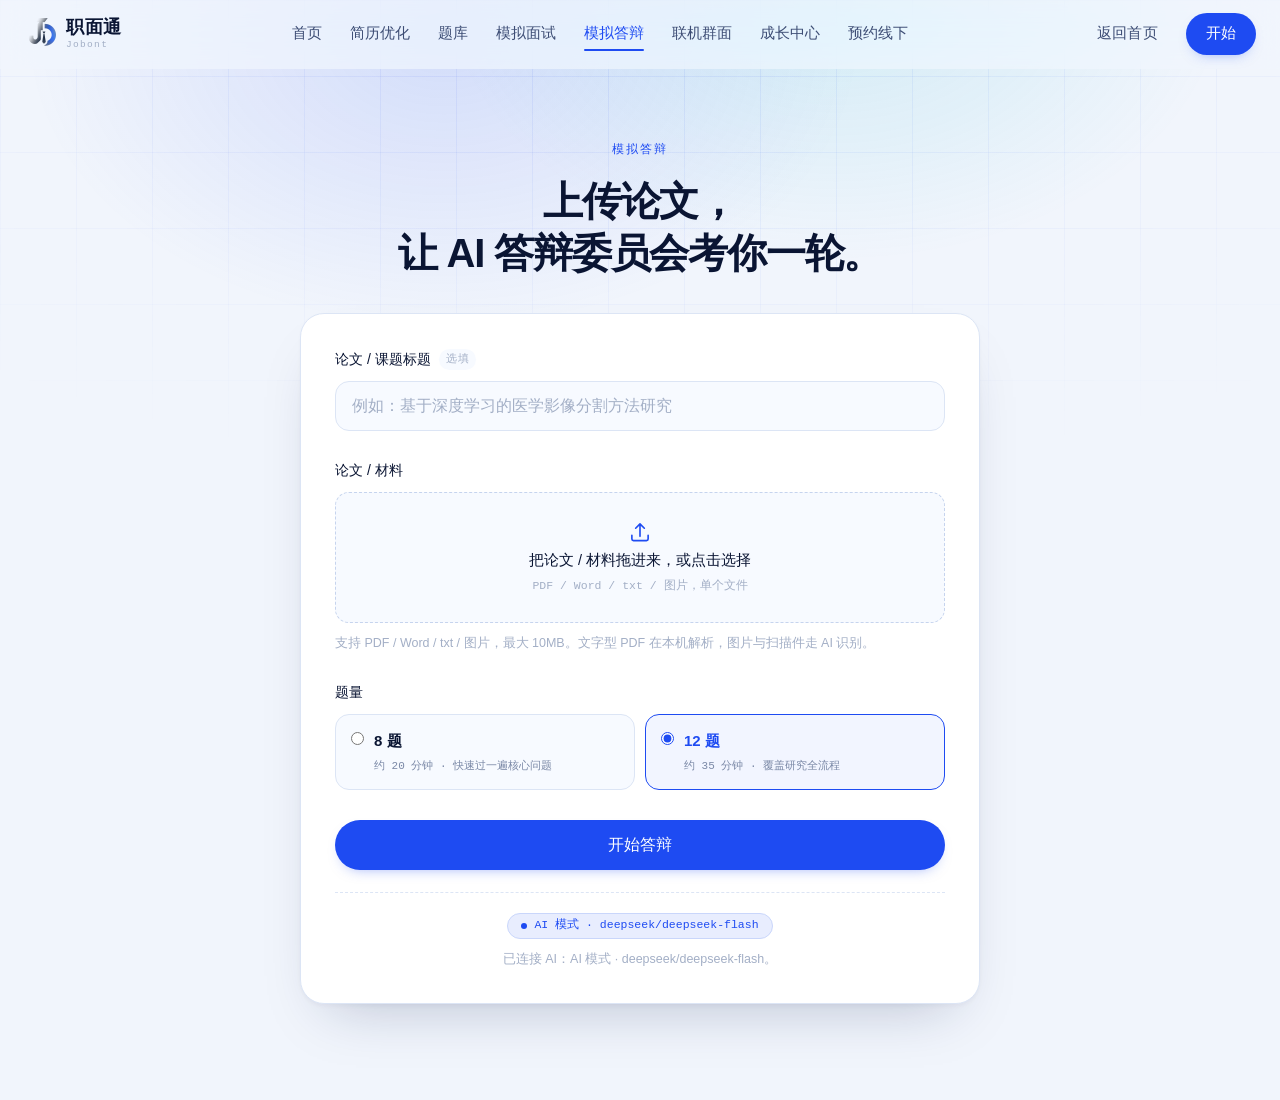
<file: defense.html>
<!doctype html>
<html lang="zh-CN">
<head>
<meta charset="utf-8" />
<meta name="viewport" content="width=device-width, initial-scale=1, viewport-fit=cover" />
<title>模拟答辩 · 职面通</title>
<meta name="description" content="职面通模拟答辩：上传论文或课题材料，AI 答辩委员会围绕研究背景、方法、结论与局限逐层追问，答完出具答辩表现报告。" />
<meta name="theme-color" content="#F1F5FC" />
<link rel="icon" href="assets/favicon.png" />
<link rel="preconnect" href="https://fonts.googleapis.cn" />
<link rel="preconnect" href="https://fonts.gstatic.com" crossorigin />
<link rel="stylesheet" media="print" onload="this.media='all';this.onload=null"
      href="https://fonts.googleapis.cn/css2?family=Space+Grotesk:wght@500;700&family=IBM+Plex+Mono:wght@400;500&family=Noto+Sans+SC:wght@400;500;700;900&display=swap" />
<noscript><link rel="stylesheet" href="https://fonts.googleapis.cn/css2?family=Space+Grotesk:wght@500;700&family=IBM+Plex+Mono:wght@400;500&family=Noto+Sans+SC:wght@400;500;700;900&display=swap" /></noscript>
<link rel="stylesheet" href="assets/styles.css" />
<link rel="stylesheet" href="assets/interview.css" />
</head>
<body>

<a class="zt-skip" href="#iv-main">跳到主要内容</a>
<div class="zt-grid" aria-hidden="true"></div>
<div class="zt-glow" aria-hidden="true"></div>

<header class="zt-nav" id="zt-nav">
  <div class="zt-nav__inner">
    <a class="zt-brand" href="index.html" aria-label="职面通 首页">
      <span class="zt-brand__mark" aria-hidden="true"><img src="assets/logo.png" width="32" height="32" alt="" decoding="async" /></span>
      <span class="zt-brand__text"><b>职面通</b><i>Jobont</i></span>
    </a>

    <nav class="zt-nav__links" aria-label="主导航">
      <ul>
        <li><a href="index.html">首页</a></li>
        <li><a href="resume.html">简历优化</a></li>
        <li><a href="bank.html">题库</a></li>
        <li><a href="interview.html">模拟面试</a></li>
        <li><a class="is-current" aria-current="page" href="defense.html">模拟答辩</a></li>
        <li><a href="group.html">联机群面</a></li>
        <li><a href="growth.html">成长中心</a></li>
        <li><a href="booking.html">预约线下</a></li>
      </ul>
    </nav>

    <div class="zt-nav__act">
      <a class="zt-btn zt-btn--ghost" href="index.html">返回首页</a>
      <a class="zt-btn zt-btn--solid" href="#iv-setup">开始</a>
    </div>

    <button class="zt-burger" type="button" id="zt-burger" aria-expanded="false" aria-controls="zt-menu" aria-label="打开菜单">
      <span></span><span></span><span></span>
    </button>
  </div>

  <div class="zt-menu" id="zt-menu" hidden>
    <ul class="zt-menu__list">
      <li><a href="index.html">首页</a></li>
      <li><a href="resume.html">简历优化</a></li>
      <li><a href="bank.html">题库</a></li>
      <li><a href="interview.html">模拟面试</a></li>
      <li><a class="is-current" aria-current="page" href="defense.html">模拟答辩</a></li>
      <li><a href="group.html">联机群面</a></li>
      <li><a href="growth.html">成长中心</a></li>
      <li><a href="booking.html">预约线下</a></li>
    </ul>
    <div class="zt-menu__act">
      <a class="zt-btn zt-btn--ghost" href="index.html">返回首页</a>
      <a class="zt-btn zt-btn--solid" href="#iv-setup">开始</a>
    </div>
  </div>
</header>

<main class="iv" id="iv-main">

  <!-- ═══════════ Step 1 · 准备 ═══════════ -->
  <section class="iv-step is-on" data-step="1" id="iv-setup">
    <div class="iv-setup">
      <header class="iv-setup__head">
        <p class="zt-kicker">模拟答辩</p>
        <h1 class="iv-title">上传论文，<br />让 AI 答辩委员会考你一轮。</h1>
      </header>

      <div class="iv-card">
        <div class="iv-field">
          <label class="iv-label" for="iv-role">论文 / 课题标题<span class="iv-label__opt">选填</span></label>
          <input class="iv-input" id="iv-role" type="text" autocomplete="off"
                 placeholder="例如：基于深度学习的医学影像分割方法研究" />
        </div>

        <div class="iv-field">
          <span class="iv-label">论文 / 材料</span>
          <div class="iv-drop" id="iv-resume" role="button" tabindex="0"
               aria-label="上传论文或材料，支持 PDF、Word、图片">
            <svg viewBox="0 0 24 24" fill="none" stroke="currentColor" stroke-width="1.5" stroke-linecap="round" stroke-linejoin="round" aria-hidden="true">
              <path d="M12 16V4.5M8 8.5l4-4 4 4"/><path d="M4.5 15v3.5a1.5 1.5 0 0 0 1.5 1.5h12a1.5 1.5 0 0 0 1.5-1.5V15"/>
            </svg>
            <p class="iv-drop__t">把论文 / 材料拖进来，或点击选择</p>
            <p class="iv-drop__s">PDF / Word / txt / 图片，单个文件</p>
            <p class="iv-drop__ready" id="iv-resume-name"></p>
          </div>
          <input type="file" id="iv-file" accept=".pdf,.doc,.docx,.txt,.md,.jpg,.jpeg,.png,.gif,.webp,.bmp" hidden />
          <div class="iv-parse" id="iv-parse" hidden>
            <p class="iv-parse__stat" id="iv-parse-stat"></p>
            <dl class="iv-parse__grid" id="iv-parse-grid"></dl>
          </div>
          <p class="iv-note" id="iv-resume-tip">
            支持 PDF / Word / txt / 图片，最大 10MB。文字型 PDF 在本机解析，图片与扫描件走 AI 识别。
          </p>
        </div>

        <div class="iv-field">
          <span class="iv-label">题量</span>
          <div class="iv-count">
            <label class="iv-count__opt">
              <input type="radio" name="iv-count" value="8" />
              <span><b>8 题</b><i>约 20 分钟 · 快速过一遍核心问题</i></span>
            </label>
            <label class="iv-count__opt is-on">
              <input type="radio" name="iv-count" value="12" checked />
              <span><b>12 题</b><i>约 35 分钟 · 覆盖研究全流程</i></span>
            </label>
          </div>
        </div>

        <button class="zt-btn zt-btn--solid zt-btn--lg iv-start" id="iv-start" type="button">
          开始答辩
        </button>

        <div class="iv-engine">
          <span class="iv-engine__badge" id="engine-badge">检测中…</span>
          <p class="iv-note" id="engine-note"></p>
        </div>
      </div>
    </div>
  </section>

  <!-- ═══════════ Step 2 · 答辩 ═══════════ -->
  <section class="iv-step iv-step--live" data-step="2" id="iv-live">
    <div class="iv-live">
      <div class="iv-live__bar">
        <div class="iv-live__id">
          <span class="iv-live__role" id="live-role">—</span>
          <span class="iv-live__fam" id="live-family">答辩委员会</span>
        </div>
        <span class="iv-engine__badge iv-engine__badge--mini" id="engine-badge-live"></span>
        <div class="iv-live__prog">
          <span class="iv-live__count" id="live-count">第 1 题 / 共 12 题</span>
          <div class="iv-live__track"><span id="live-bar"></span></div>
          <span class="iv-live__plan" id="live-plan"></span>
        </div>
        <button class="iv-quit" type="button" id="iv-quit">结束答辩</button>
      </div>

      <div class="iv-thread" id="thread" role="log" aria-live="polite" aria-label="答辩对话"></div>

      <form class="iv-composer" id="iv-composer" autocomplete="off">
        <div class="iv-composer__row">
          <label class="zt-skip" for="iv-input">你的回答</label>
          <textarea id="iv-input" rows="1" placeholder="说清你的依据和过程：为什么这么做、怎么验证的、结论是什么。Enter 发送，Shift+Enter 换行。"></textarea>
        </div>
        <div class="iv-composer__act">
          <button class="iv-skipbtn" type="button" id="iv-skip">跳过此题</button>
          <button class="zt-btn zt-btn--solid" type="submit" id="iv-send" disabled>发送</button>
        </div>
      </form>

      <div class="iv-voice" id="iv-voice" hidden>
        <button class="iv-voice__btn" type="button" id="iv-voice-btn">
          <svg viewBox="0 0 24 24" fill="none" stroke="currentColor" stroke-width="1.6" stroke-linecap="round" stroke-linejoin="round" aria-hidden="true">
            <rect x="9" y="2.5" width="6" height="11" rx="3"/><path d="M5.5 11.5a6.5 6.5 0 0 0 13 0"/><path d="M12 18v3.5"/>
          </svg>
          <span id="iv-voice-btn-label">开始语音答辩</span>
        </button>
        <p class="iv-voice__hint" id="iv-voice-hint">开始后直接开口说话，AI 答辩委员会会用语音回应你。</p>
        <div class="iv-voice__meta" id="iv-voice-meta" hidden>
          <span>语速 <b id="iv-meta-rate">--</b>字/分</span>
          <span>停顿 <b id="iv-meta-pause">--</b>次</span>
          <span>填充词 <b id="iv-meta-filler">--</b></span>
          <span>音量稳定 <b id="iv-meta-vol">--</b>%</span>
        </div>
        <div class="iv-voice__bar">
          <button class="iv-voice__switch" type="button" id="iv-switch-text">切到文字回答</button>
        </div>
      </div>

      <p class="iv-live__rules">
        答辩追问规则：回答笼统 → 追问具体做了什么；只给结论不给依据 → 追问怎么验证的；
        答非所问或不懂装懂 → 拉回论文本身；回答完整 → 进入下一题。<b>同一题最多追问 2 次。</b>
      </p>
    </div>
  </section>

  <!-- ═══════════ Step 3 · 报告 ═══════════ -->
  <section class="iv-step" data-step="3" id="iv-report">
    <div class="iv-wrap rp">
      <p class="rp-loading" id="rp-loading" hidden>
        <span class="rp-loading__dot"></span>正在生成报告…
      </p>
      <header class="rp-head">
        <p class="zt-kicker">答辩报告 <span class="rp-source" id="rp-source"></span></p>
        <h1 class="rp-head__role" id="rp-role">—</h1>
        <div class="rp-head__meta">
          <span class="zt-chip" id="rp-family"></span>
          <span class="rp-meta">已答 <b id="rp-answered">0 / 0</b></span>
          <span class="rp-meta">跳过 <b id="rp-skipped">0</b> 题</span>
          <span class="rp-meta rp-meta--file" id="rp-resume" hidden></span>
          <span class="rp-meta" id="rp-time"></span>
        </div>
      </header>

      <section class="rp-total" aria-labelledby="rp-total-t">
        <h2 class="zt-skip" id="rp-total-t">综合评分</h2>
        <div class="rp-total__num">
          <b id="rp-total-num">0</b><i>/ 5</i>
          <span class="rp-total__label" id="rp-total-label">胜任</span>
        </div>
        <div class="rp-bar rp-bar--lg"><span id="rp-total-bar"></span></div>
        <ul class="rp-evidence" id="rp-evidence"></ul>
      </section>

      <section class="rp-block" aria-labelledby="rp-dims-t">
        <h2 class="rp-block__t" id="rp-dims-t">各维度评分<span>BARS 五级锚定</span></h2>
        <ul class="rp-dims" id="rp-dims"></ul>
      </section>

      <section class="rp-block" aria-labelledby="rp-review-t">
        <h2 class="rp-block__t" id="rp-review-t">逐题回顾</h2>
        <ul class="rp-review" id="rp-review"></ul>
      </section>

      <section class="rp-block" aria-labelledby="rp-advice-t">
        <h2 class="rp-block__t" id="rp-advice-t">改进建议</h2>
        <ol class="rp-advice-list" id="rp-advice"></ol>
      </section>

      <p class="rp-disclaimer">
        这份报告衡量的是「有没有把研究讲清楚」，不能替代真实答辩，也不能反映论文本身质量。
        正式答辩前请找导师或同学真实演练一轮。
      </p>

      <div class="rp-cta">
        <a class="zt-btn zt-btn--solid zt-btn--lg" href="index.html">返回首页</a>
        <button class="zt-btn zt-btn--line zt-btn--lg" type="button" id="rp-again">再练一轮</button>
      </div>
    </div>
  </section>

  <!-- ═══════════ 回答方式选择 ═══════════ -->
  <div class="iv-mode" id="iv-mode" hidden>
    <div class="iv-mode__panel" role="dialog" aria-modal="true" aria-labelledby="iv-mode-t">
      <p class="zt-kicker">选择回答方式</p>
      <h2 class="iv-mode__t" id="iv-mode-t">这次答辩，你想怎么答？</h2>
      <div class="iv-mode__grid">
        <button class="iv-mode__opt" type="button" id="iv-mode-text">
          <svg class="iv-mode__icon" viewBox="0 0 24 24" fill="none" stroke="currentColor" stroke-width="1.6" stroke-linecap="round" stroke-linejoin="round" aria-hidden="true">
            <path d="M12 20h9"/><path d="M16.5 3.5a2.1 2.1 0 0 1 3 3L7 19l-4 1 1-4Z"/>
          </svg>
          <b>文字回答</b>
          <i>键盘输入，Enter 发送</i>
        </button>
        <button class="iv-mode__opt" type="button" id="iv-mode-voice">
          <svg class="iv-mode__icon" viewBox="0 0 24 24" fill="none" stroke="currentColor" stroke-width="1.6" stroke-linecap="round" stroke-linejoin="round" aria-hidden="true">
            <rect x="9" y="2.5" width="6" height="11" rx="3"/><path d="M5.5 11.5a6.5 6.5 0 0 0 13 0"/><path d="M12 18v3.5"/>
          </svg>
          <b>语音回答</b>
          <i>开口说，AI 自动转成文字</i>
        </button>
      </div>
      <button class="iv-mode__cancel" type="button" id="iv-mode-cancel">返回修改</button>
    </div>
  </div>

  <!-- ═══════════ 语音表达报告 ═══════════ -->
  <div class="iv-mode" id="iv-voice-report" hidden>
    <div class="iv-mode__panel iv-pl" role="dialog" aria-modal="true" aria-labelledby="iv-pl-t">
      <p class="zt-kicker">表达与副语言报告</p>
      <h2 class="iv-mode__t" id="iv-pl-t">这轮语音表达的评估</h2>
      <div class="iv-pl__metrics" id="iv-pl-metrics"></div>
      <p class="iv-pl__comment" id="iv-pl-comment">AI 点评生成中…</p>
      <div class="iv-pl__acts">
        <button class="zt-btn zt-btn--solid" type="button" id="iv-pl-again">再来一轮</button>
        <button class="zt-btn zt-btn--line" type="button" id="iv-pl-close">关闭</button>
      </div>
    </div>
  </div>

</main>

<div class="zt-toast" id="zt-toast" role="status" aria-live="polite"></div>

<script src="assets/main.js"></script>
<script src="assets/llm.js"></script>
<script src="assets/resume.js"></script>
<script src="assets/paralinguistic.js"></script>
<script src="assets/defense.js"></script>
</body>
</html>
</file>
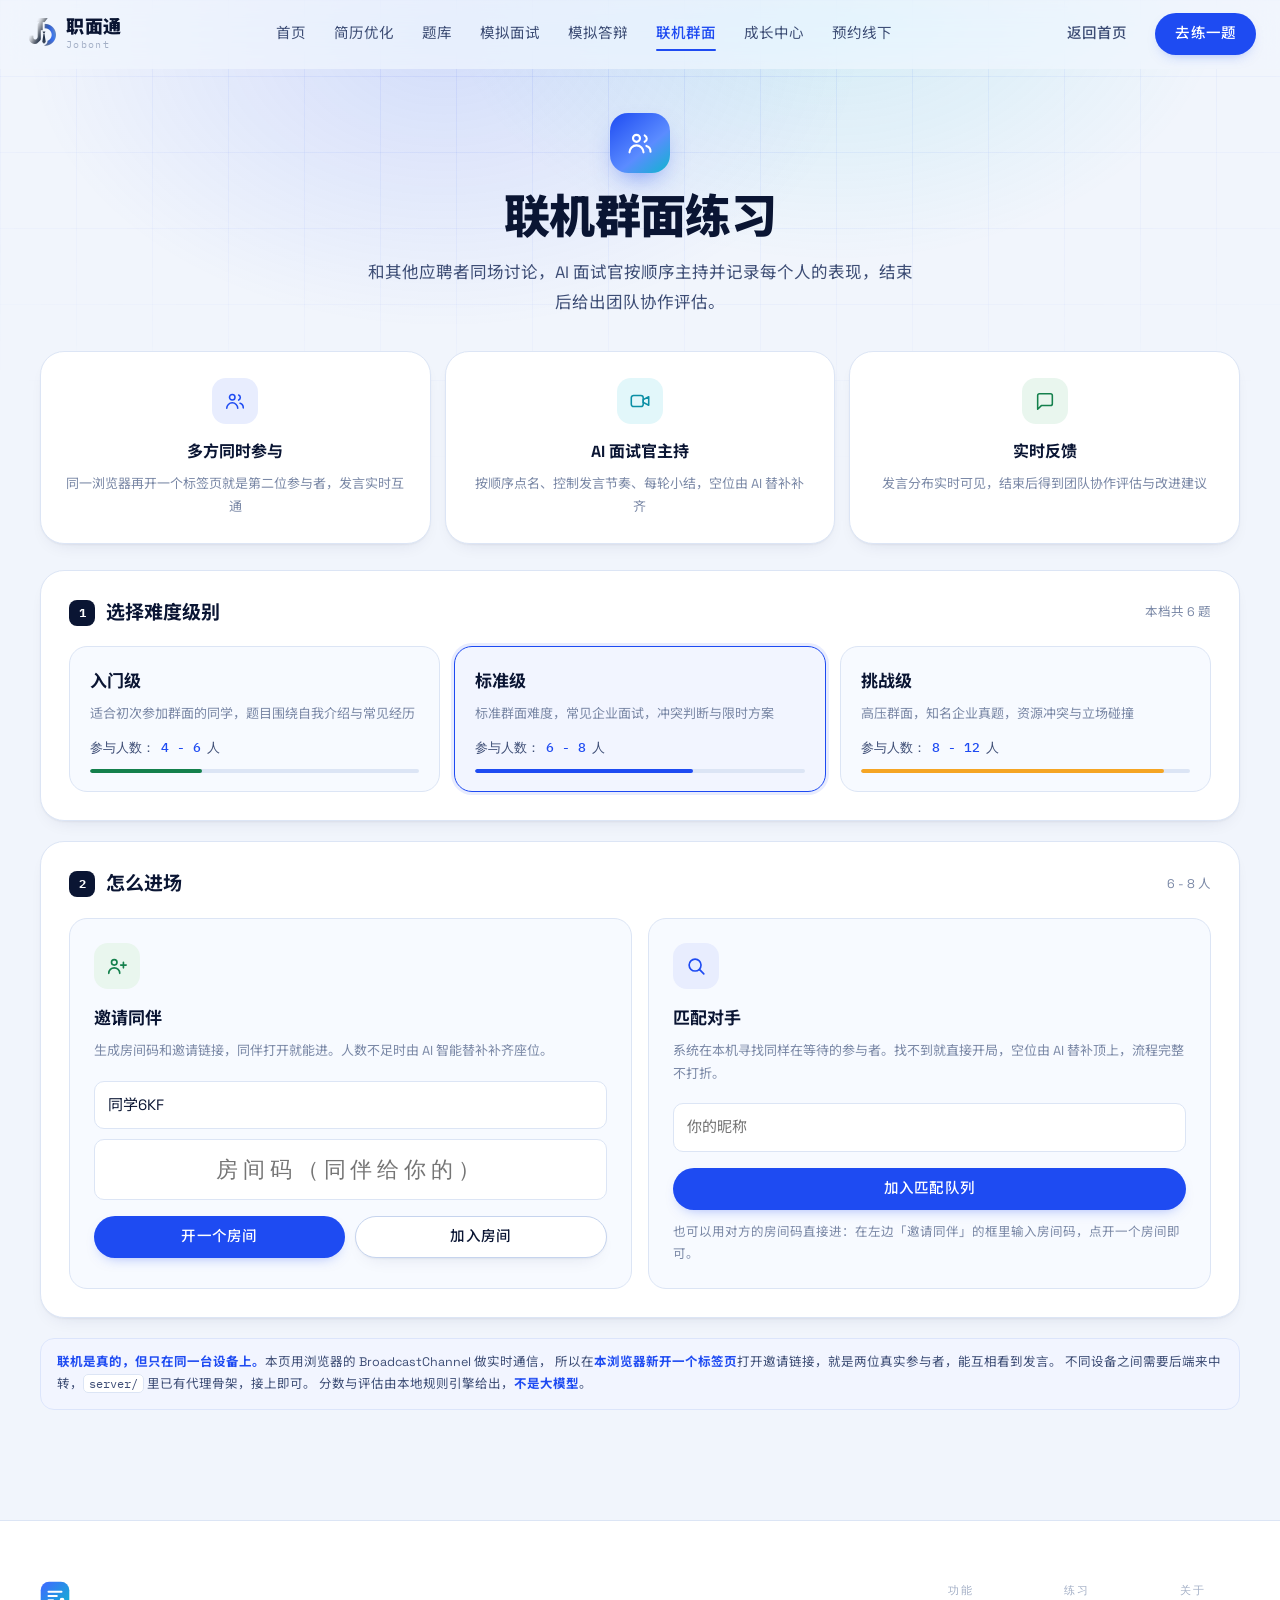
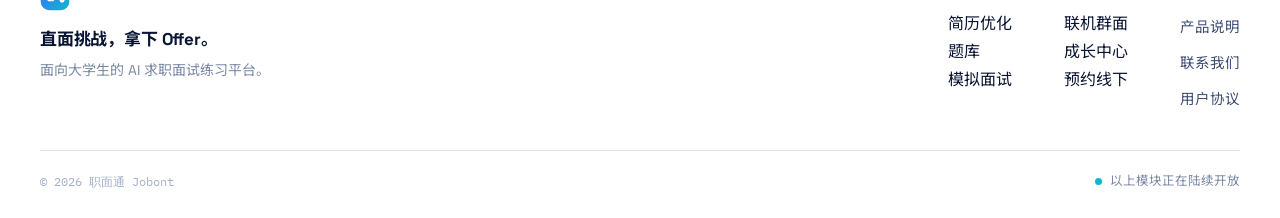
<file: group.html>
<!doctype html>
<html lang="zh-CN">
<head>
<meta charset="utf-8" />
<meta name="viewport" content="width=device-width, initial-scale=1, viewport-fit=cover" />
<title>联机群面 · 职面通</title>
<meta name="description" content="职面通「联机群面」：与其他应聘者同场群面，AI 面试官按顺序主持并记录表现，结束后给出团队协作评估与改进建议。" />
<meta name="theme-color" content="#F1F5FC" />
<link rel="icon" href="assets/favicon.png" />
<!-- 字体：优先国内可达的 Google 中国镜像，失败再回落官方源；
     全部异步加载，绝不阻塞首屏渲染（国内访问 Google Fonts 会被墙） -->
<link rel="preconnect" href="https://fonts.googleapis.cn" />
<link rel="preconnect" href="https://fonts.gstatic.com" crossorigin />
<link rel="stylesheet" media="print" onload="this.media='all';this.onload=null"
      href="https://fonts.googleapis.cn/css2?family=Space+Grotesk:wght@500;700&family=IBM+Plex+Mono:wght@400;500&family=Noto+Sans+SC:wght@400;500;700;900&display=swap" />
<link rel="stylesheet" media="print" onload="this.media='all';this.onload=null"
      href="https://fonts.googleapis.com/css2?family=Space+Grotesk:wght@500;700&family=IBM+Plex+Mono:wght@400;500&family=Noto+Sans+SC:wght@400;500;700;900&display=swap" />
<noscript><link rel="stylesheet" href="https://fonts.googleapis.cn/css2?family=Space+Grotesk:wght@500;700&family=IBM+Plex+Mono:wght@400;500&family=Noto+Sans+SC:wght@400;500;700;900&display=swap" /></noscript>
<link rel="stylesheet" href="assets/styles.css" />
<link rel="stylesheet" href="assets/group.css" />
</head>
<body>

<a class="zt-skip" href="#gp-main">跳到主要内容</a>
<div class="zt-grid" aria-hidden="true"></div>
<div class="zt-glow" aria-hidden="true"></div>

<header class="zt-nav" id="zt-nav">
  <div class="zt-nav__inner">
    <a class="zt-brand" href="index.html" aria-label="职面通 首页">
      <span class="zt-brand__mark" aria-hidden="true"><img src="assets/logo.png" width="32" height="32" alt="" decoding="async" /></span>
      <span class="zt-brand__text"><b>职面通</b><i>Jobont</i></span>
    </a>

    <nav class="zt-nav__links" aria-label="主导航">
      <ul>
        <li><a href="index.html">首页</a></li>
        <li><a href="resume.html">简历优化</a></li>
        <li><a href="bank.html">题库</a></li>
        <li><a href="interview.html">模拟面试</a></li>
        <li><a href="defense.html">模拟答辩</a></li>
        <li><a class="is-current" aria-current="page" href="group.html">联机群面</a></li>
        <li><a href="growth.html">成长中心</a></li>
        <li><a href="booking.html">预约线下</a></li>
      </ul>
    </nav>

    <div class="zt-nav__act">
      <a class="zt-btn zt-btn--ghost" href="index.html">返回首页</a>
      <a class="zt-btn zt-btn--solid" href="interview.html">去练一题</a>
    </div>

    <button class="zt-burger" type="button" id="zt-burger" aria-expanded="false" aria-controls="zt-menu" aria-label="打开菜单">
      <span></span><span></span><span></span>
    </button>
  </div>

  <div class="zt-menu" id="zt-menu" hidden>
    <ul class="zt-menu__list">
        <li><a href="index.html">首页</a></li>
        <li><a href="resume.html">简历优化</a></li>
        <li><a href="bank.html">题库</a></li>
        <li><a href="interview.html">模拟面试</a></li>
        <li><a href="defense.html">模拟答辩</a></li>
        <li><a class="is-current" aria-current="page" href="group.html">联机群面</a></li>
        <li><a href="growth.html">成长中心</a></li>
        <li><a href="booking.html">预约线下</a></li>
    </ul>
    <div class="zt-menu__act">
      <a class="zt-btn zt-btn--ghost" href="index.html">返回首页</a>
      <a class="zt-btn zt-btn--solid" href="interview.html">去练一题</a>
    </div>
  </div>
</header>

<main class="gp" id="gp-main">
  <div class="zt-wrap">

    <!-- ══════════════ 设置 ══════════════ -->
    <div id="gp-setup">
      <section class="gp-hero">
        <span class="gp-hero__i" aria-hidden="true">
          <svg viewBox="0 0 24 24" fill="none" stroke="currentColor" stroke-width="1.8" stroke-linecap="round" stroke-linejoin="round"><circle cx="9" cy="8" r="3"/><path d="M3 20a6 6 0 0 1 12 0"/><path d="M16 5.5a3 3 0 0 1 0 5.5M17.5 14.5A5 5 0 0 1 21 19.5"/></svg>
        </span>
        <h1 class="gp-hero__h1">联机群面练习</h1>
        <p class="gp-hero__lead">和其他应聘者同场讨论，AI 面试官按顺序主持并记录每个人的表现，结束后给出团队协作评估。</p>
      </section>

      <section class="gp-feats">
        <div class="gp-feat">
          <span class="gp-feat__i" aria-hidden="true">
            <svg viewBox="0 0 24 24" fill="none" stroke="currentColor" stroke-width="1.7" stroke-linecap="round" stroke-linejoin="round"><circle cx="9" cy="8" r="3"/><path d="M3 20a6 6 0 0 1 12 0"/><path d="M16 5.5a3 3 0 0 1 0 5.5M17.5 14.5A5 5 0 0 1 21 19.5"/></svg>
          </span>
          <h3>多方同时参与</h3>
          <p>同一浏览器再开一个标签页就是第二位参与者，发言实时互通</p>
        </div>
        <div class="gp-feat gp-feat--b">
          <span class="gp-feat__i" aria-hidden="true">
            <svg viewBox="0 0 24 24" fill="none" stroke="currentColor" stroke-width="1.7" stroke-linecap="round" stroke-linejoin="round"><rect x="2.5" y="6" width="13" height="12" rx="2.5"/><path d="m15.5 10.5 6-3.2v9.4l-6-3.2z"/></svg>
          </span>
          <h3>AI 面试官主持</h3>
          <p>按顺序点名、控制发言节奏、每轮小结，空位由 AI 替补补齐</p>
        </div>
        <div class="gp-feat gp-feat--g">
          <span class="gp-feat__i" aria-hidden="true">
            <svg viewBox="0 0 24 24" fill="none" stroke="currentColor" stroke-width="1.7" stroke-linecap="round" stroke-linejoin="round"><path d="M20 15a2 2 0 0 1-2 2H8l-4 4V6a2 2 0 0 1 2-2h12a2 2 0 0 1 2 2z"/></svg>
          </span>
          <h3>实时反馈</h3>
          <p>发言分布实时可见，结束后得到团队协作评估与改进建议</p>
        </div>
      </section>

      <!-- 难度 -->
      <section class="gp-card">
        <h2 class="gp-card__h"><i>1</i>选择难度级别<span id="gp-qhint"></span></h2>
        <div class="gp-levels">
          <button type="button" class="gp-level gp-level--1" data-level="easy">
            <span class="gp-level__n">入门级</span>
            <p class="gp-level__d">适合初次参加群面的同学，题目围绕自我介绍与常见经历</p>
            <span class="gp-level__c">参与人数：<b>4 - 6</b> 人</span>
            <span class="gp-level__bar"><i style="width:34%"></i></span>
          </button>
          <button type="button" class="gp-level gp-level--2 is-on" data-level="std">
            <span class="gp-level__n">标准级</span>
            <p class="gp-level__d">标准群面难度，常见企业面试，冲突判断与限时方案</p>
            <span class="gp-level__c">参与人数：<b>6 - 8</b> 人</span>
            <span class="gp-level__bar"><i style="width:66%"></i></span>
          </button>
          <button type="button" class="gp-level gp-level--3" data-level="hard">
            <span class="gp-level__n">挑战级</span>
            <p class="gp-level__d">高压群面，知名企业真题，资源冲突与立场碰撞</p>
            <span class="gp-level__c">参与人数：<b>8 - 12</b> 人</span>
            <span class="gp-level__bar"><i style="width:92%"></i></span>
          </button>
        </div>
      </section>

      <!-- 加入方式 -->
      <section class="gp-card">
        <h2 class="gp-card__h"><i>2</i>怎么进场<span id="gp-people-hint"></span></h2>

        <div class="gp-ways">
          <div class="gp-way">
            <span class="gp-way__i" aria-hidden="true">
              <svg viewBox="0 0 24 24" fill="none" stroke="currentColor" stroke-width="1.8" stroke-linecap="round" stroke-linejoin="round"><circle cx="9" cy="8" r="3"/><path d="M3 20a6 6 0 0 1 12 0"/><path d="M19 8v6M16 11h6"/></svg>
            </span>
            <h3>邀请同伴</h3>
            <p>生成房间码和邀请链接，同伴打开就能进。人数不足时由 AI 智能替补补齐座位。</p>
            <div class="gp-way__form">
              <input class="gp-input" id="gp-nick" type="text" placeholder="你的昵称（对方看到的名字）" maxlength="12" />
              <input class="gp-input gp-code" id="gp-code-input" type="text" placeholder="房间码（同伴给你的）" maxlength="6" />
            </div>
            <div class="gp-way__act">
              <button class="zt-btn zt-btn--solid" type="button" id="gp-create">开一个房间</button>
              <button class="zt-btn zt-btn--line" type="button" id="gp-join">加入房间</button>
              <button class="zt-btn zt-btn--line" type="button" id="gp-copy" hidden>复制邀请链接</button>
            </div>
            <p id="gp-created" hidden style="margin-top:12px;font-size:12.5px;color:var(--ink-3);line-height:1.75">
              房间已创建。把上面的<b>房间码</b>或邀请链接发给同伴；也可以在本浏览器新开一个标签页粘贴链接，直接体验联机。
            </p>
          </div>

          <div class="gp-way gp-way--b">
            <span class="gp-way__i" aria-hidden="true">
              <svg viewBox="0 0 24 24" fill="none" stroke="currentColor" stroke-width="1.8" stroke-linecap="round" stroke-linejoin="round"><circle cx="11" cy="11" r="6.5"/><path d="m16 16 4.5 4.5"/></svg>
            </span>
            <h3>匹配对手</h3>
            <p>系统在本机寻找同样在等待的参与者。找不到就直接开局，空位由 AI 替补顶上，流程完整不打折。</p>
            <div class="gp-way__form">
              <input class="gp-input" id="gp-nick2" type="text" placeholder="你的昵称" maxlength="12" />
            </div>
            <div class="gp-way__act">
              <button class="zt-btn zt-btn--solid" type="button" id="gp-match">加入匹配队列</button>
            </div>
            <p id="gp-match-t" style="margin-top:12px;font-size:12.5px;color:var(--ink-3);line-height:1.75">
              也可以用对方的房间码直接进：在左边「邀请同伴」的框里输入房间码，点开一个房间即可。
            </p>
          </div>
        </div>
      </section>

      <p class="gp-note">
        <b>联机是真的，但只在同一台设备上。</b>本页用浏览器的 BroadcastChannel 做实时通信，
        所以在<b>本浏览器新开一个标签页</b>打开邀请链接，就是两位真实参与者，能互相看到发言。
        不同设备之间需要后端来中转，<code>server/</code> 里已有代理骨架，接上即可。
        分数与评估由本地规则引擎给出，<b>不是大模型</b>。
      </p>
    </div>

    <!-- ══════════════ 房间 ══════════════ -->
    <div id="gp-room" class="gp-room">
      <div class="gp-stage">
        <div class="gp-stage__bar">
          <span class="gp-stage__code">房间码 <b id="gp-code-b">—</b></span>
          <span class="gp-stage__meta">
            <span id="gp-people">—</span>
            <span id="gp-phase">等待开始</span>
          </span>
          <span class="gp-stage__act">
            <button type="button" class="gp-sbtn" id="gp-copy2">复制邀请链接</button>
            <button type="button" class="gp-sbtn gp-sbtn--go" id="gp-start">开始群面</button>
            <button type="button" class="gp-sbtn gp-sbtn--end" id="gp-end">结束并出报告</button>
          </span>
        </div>

        <div class="gp-stage__body">
          <div>
            <div class="gp-talk" id="gp-talk"></div>

            <div class="gp-inputbar">
              <p class="gp-inputbar__t" id="gp-turn"><span>等待开始</span></p>
              <div class="gp-inputrow">
                <textarea class="gp-ta" id="gp-ta" rows="1" placeholder="轮到你会在这里亮起。按 STAR 说：情况、任务、动作、结果。" disabled></textarea>
                <button type="button" class="gp-send" id="gp-send" disabled>发送</button>
              </div>
            </div>
          </div>

          <aside class="gp-side">
            <p class="gp-side__h">座位 <span id="gp-count">—</span></p>
            <div class="gp-seats" id="gp-seats"></div>

            <div class="gp-side__block">
              <p class="gp-side__h">实时反馈</p>
              <div class="gp-meter">
                <p class="gp-meter__t">我的发言<b id="gp-mine-c">0 次</b></p>
                <span class="gp-meter__bar gp-meter__bar--blue"><i style="width:0%"></i></span>
              </div>
              <div class="gp-meter">
                <p class="gp-meter__t">我的字数<b id="gp-mine-r">0 字</b></p>
                <span class="gp-meter__bar gp-meter__bar--amber"><i style="width:0%"></i></span>
              </div>
              <div class="gp-dist" id="gp-dist"></div>
            </div>
          </aside>
        </div>
      </div>
    </div>

    <!-- ══════════════ 报告 ══════════════ -->
    <div id="gp-report" class="gp-report" hidden>
      <div class="gp-score">
        <div class="gp-score__n">
          <b id="gp-score-n">0</b>
          <span id="gp-score-l">团队协作分</span>
          <em id="gp-score-e">—</em>
        </div>
        <div class="gp-score__rows" id="gp-score-rows"></div>
      </div>

      <section class="gp-card">
        <h2 class="gp-card__h"><i>!</i>改进建议<span>每条都写清依据和下一步</span></h2>
        <div class="gp-acts" id="gp-acts"></div>
        <div class="gp-way__act" style="margin-top:20px">
          <a class="zt-btn zt-btn--solid" href="growth.html">去成长中心看曲线</a>
          <button class="zt-btn zt-btn--line" type="button" id="gp-again">再开一场</button>
        </div>
      </section>
    </div>

  </div>
</main>

<footer class="zt-foot">
  <div class="zt-wrap">
    <div class="zt-foot__top">
      <div class="zt-foot__brand">
        <span class="zt-foot__logo" aria-hidden="true">
          <svg viewBox="0 0 32 32" fill="none">
            <rect x=".75" y=".75" width="30.5" height="30.5" rx="9" fill="url(#zt-mark-f)" />
            <path d="M9 11.5h14M9 16h9M9 20.5h5" stroke="#fff" stroke-width="2" stroke-linecap="round" />
            <circle cx="23.5" cy="20.5" r="2.6" fill="#fff" />
            <defs><linearGradient id="zt-mark-f" x1="2" y1="2" x2="30" y2="30" gradientUnits="userSpaceOnUse">
              <stop stop-color="#3E6BFF" /><stop offset="1" stop-color="#0FB5CE" /></linearGradient></defs>
          </svg>
        </span>
        <p class="zt-foot__slogan">直面挑战，拿下 Offer。</p>
        <p class="zt-foot__desc">面向大学生的 AI 求职面试练习平台。</p>
      </div>

      <nav class="zt-foot__cols" aria-label="功能导航">
        <div class="zt-foot__col">
          <p class="zt-foot__head">功能</p>
          <ul>
            <li><a href="resume.html">简历优化</a></li>
            <li><a href="bank.html">题库</a></li>
            <li><a href="interview.html">模拟面试</a></li>
          </ul>
        </div>
        <div class="zt-foot__col">
          <p class="zt-foot__head">练习</p>
          <ul>
            <li><a href="group.html">联机群面</a></li>
            <li><a href="growth.html">成长中心</a></li>
            <li><a href="booking.html">预约线下</a></li>
          </ul>
        </div>
        <div class="zt-foot__col">
          <p class="zt-foot__head">关于</p>
          <ul>
            <li><button type="button" data-coming="产品说明">产品说明</button></li>
            <li><button type="button" data-coming="联系我们">联系我们</button></li>
            <li><button type="button" data-coming="用户协议">用户协议</button></li>
          </ul>
        </div>
      </nav>
    </div>

    <div class="zt-foot__bottom">
      <p class="zt-foot__copy">© 2026 职面通 Jobont</p>
      <p class="zt-foot__status"><span class="zt-dot" aria-hidden="true"></span>以上模块正在陆续开放</p>
    </div>
  </div>
</footer>

<div class="zt-toast" id="zt-toast" role="status" aria-live="polite"></div>

<script src="assets/main.js"></script>
<script src="assets/group.js"></script>
</body>
</html>
</file>
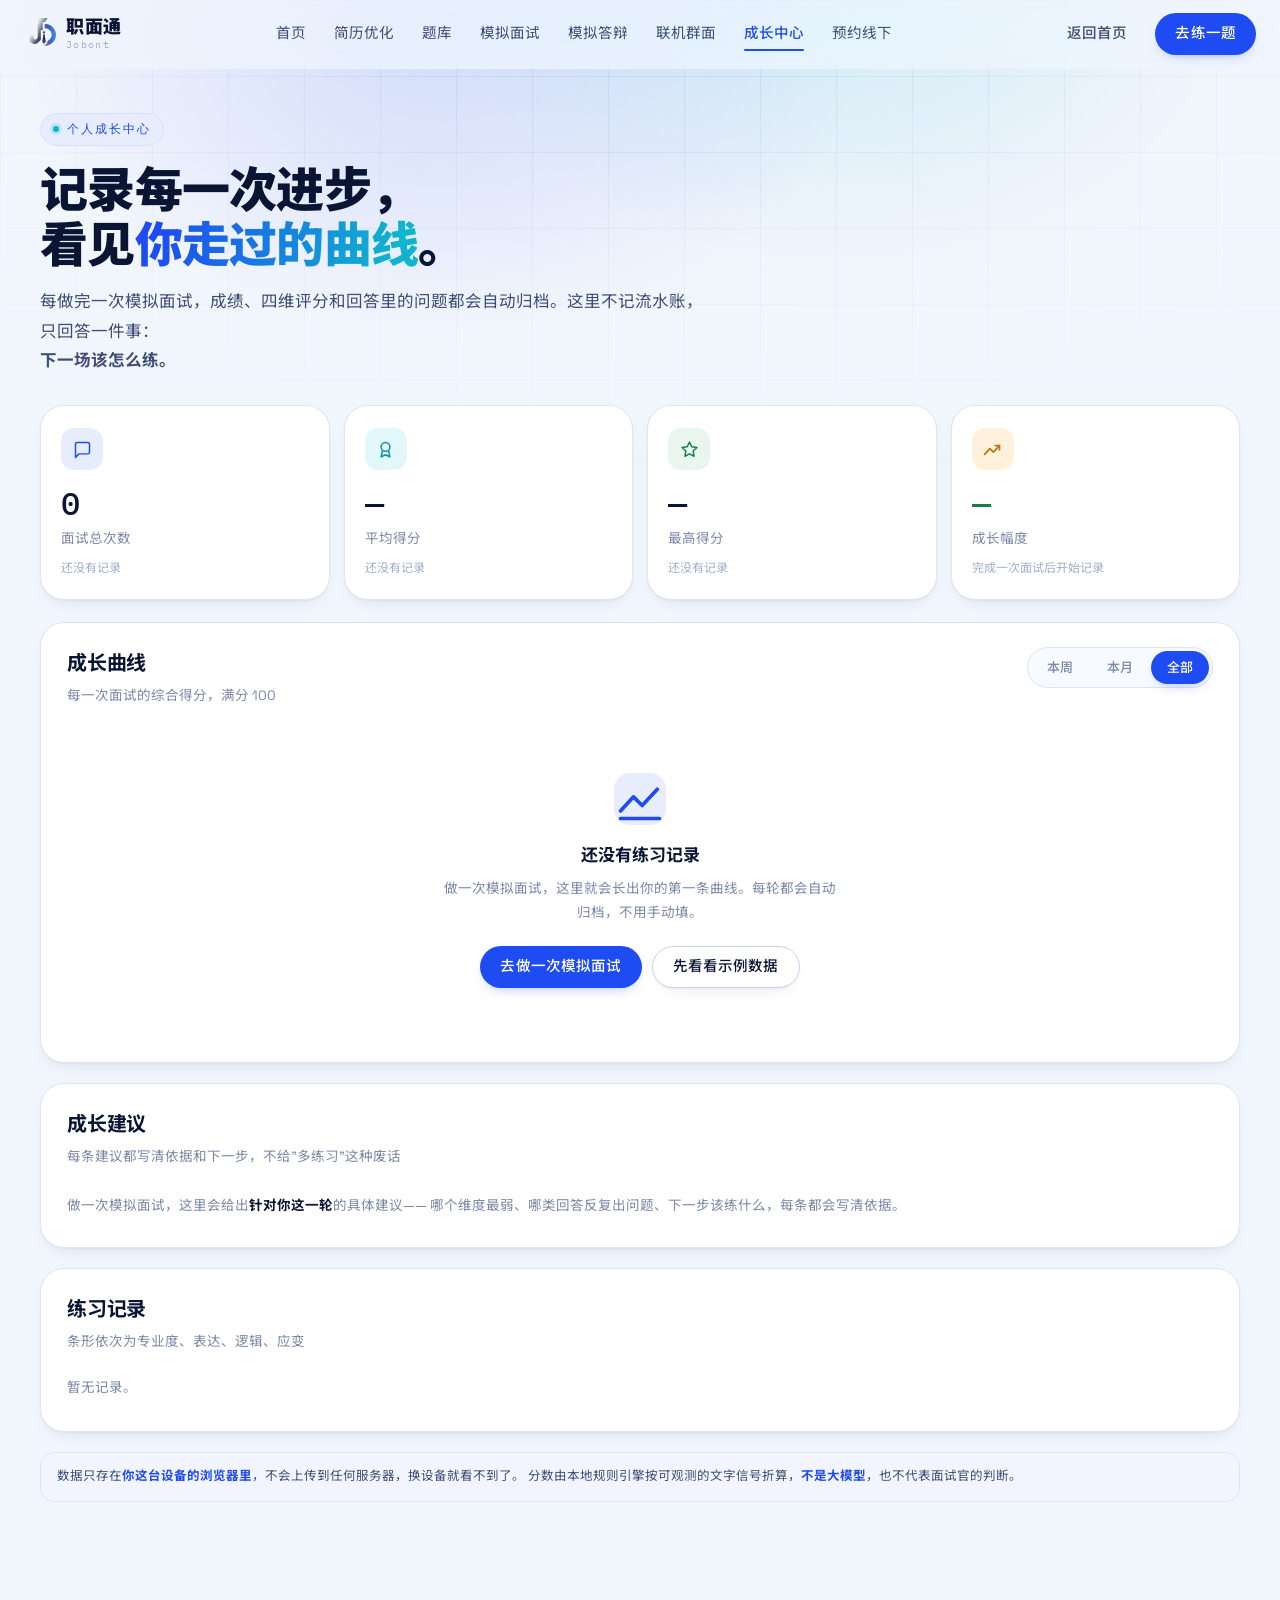
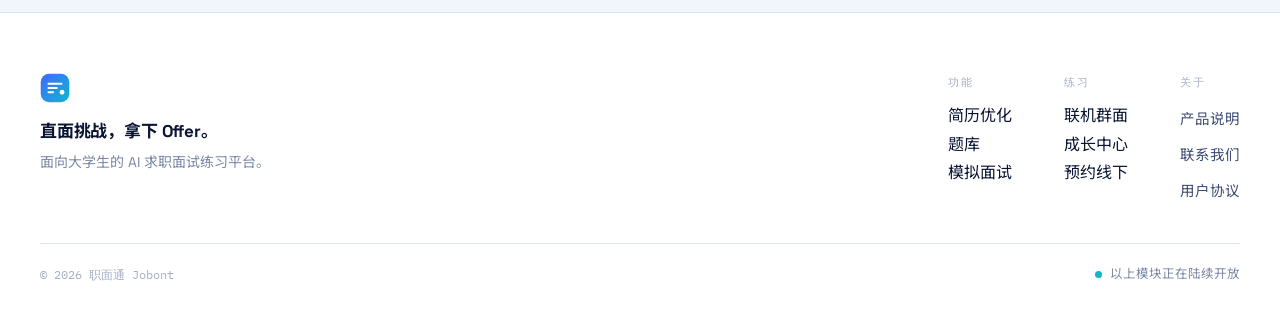
<file: growth.html>
<!doctype html>
<html lang="zh-CN">
<head>
<meta charset="utf-8" />
<meta name="viewport" content="width=device-width, initial-scale=1, viewport-fit=cover" />
<title>成长中心 · 职面通</title>
<meta name="description" content="职面通「成长中心」：记录每一次模拟面试，自动归档成绩与四维评分，生成成长曲线，并给出下一步的针对性建议。" />
<meta name="theme-color" content="#F1F5FC" />
<link rel="icon" href="assets/favicon.png" />
<!-- 字体：优先国内可达的 Google 中国镜像，失败再回落官方源；
     全部异步加载，绝不阻塞首屏渲染（国内访问 Google Fonts 会被墙） -->
<link rel="preconnect" href="https://fonts.googleapis.cn" />
<link rel="preconnect" href="https://fonts.gstatic.com" crossorigin />
<link rel="stylesheet" media="print" onload="this.media='all';this.onload=null"
      href="https://fonts.googleapis.cn/css2?family=Space+Grotesk:wght@500;700&family=IBM+Plex+Mono:wght@400;500&family=Noto+Sans+SC:wght@400;500;700;900&display=swap" />
<link rel="stylesheet" media="print" onload="this.media='all';this.onload=null"
      href="https://fonts.googleapis.com/css2?family=Space+Grotesk:wght@500;700&family=IBM+Plex+Mono:wght@400;500&family=Noto+Sans+SC:wght@400;500;700;900&display=swap" />
<noscript><link rel="stylesheet" href="https://fonts.googleapis.cn/css2?family=Space+Grotesk:wght@500;700&family=IBM+Plex+Mono:wght@400;500&family=Noto+Sans+SC:wght@400;500;700;900&display=swap" /></noscript>
<link rel="stylesheet" href="assets/styles.css" />
<link rel="stylesheet" href="assets/growth.css" />
</head>
<body>

<a class="zt-skip" href="#gw-main">跳到主要内容</a>
<div class="zt-grid" aria-hidden="true"></div>
<div class="zt-glow" aria-hidden="true"></div>

<header class="zt-nav" id="zt-nav">
  <div class="zt-nav__inner">
    <a class="zt-brand" href="index.html" aria-label="职面通 首页">
      <span class="zt-brand__mark" aria-hidden="true"><img src="assets/logo.png" width="32" height="32" alt="" decoding="async" /></span>
      <span class="zt-brand__text"><b>职面通</b><i>Jobont</i></span>
    </a>

    <nav class="zt-nav__links" aria-label="主导航">
      <ul>
        <li><a href="index.html">首页</a></li>
        <li><a href="resume.html">简历优化</a></li>
        <li><a href="bank.html">题库</a></li>
        <li><a href="interview.html">模拟面试</a></li>
        <li><a href="defense.html">模拟答辩</a></li>
        <li><a href="group.html">联机群面</a></li>
        <li><a class="is-current" aria-current="page" href="growth.html">成长中心</a></li>
        <li><a href="booking.html">预约线下</a></li>
      </ul>
    </nav>

    <div class="zt-nav__act">
      <a class="zt-btn zt-btn--ghost" href="index.html">返回首页</a>
      <a class="zt-btn zt-btn--solid" href="interview.html">去练一题</a>
    </div>

    <button class="zt-burger" type="button" id="zt-burger" aria-expanded="false" aria-controls="zt-menu" aria-label="打开菜单">
      <span></span><span></span><span></span>
    </button>
  </div>

  <div class="zt-menu" id="zt-menu" hidden>
    <ul class="zt-menu__list">
        <li><a href="index.html">首页</a></li>
        <li><a href="resume.html">简历优化</a></li>
        <li><a href="bank.html">题库</a></li>
        <li><a href="interview.html">模拟面试</a></li>
        <li><a href="defense.html">模拟答辩</a></li>
        <li><a href="group.html">联机群面</a></li>
        <li><a class="is-current" aria-current="page" href="growth.html">成长中心</a></li>
        <li><a href="booking.html">预约线下</a></li>
    </ul>
    <div class="zt-menu__act">
      <a class="zt-btn zt-btn--ghost" href="index.html">返回首页</a>
      <a class="zt-btn zt-btn--solid" href="interview.html">去练一题</a>
    </div>
  </div>
</header>

<main class="gw" id="gw-main">
  <div class="zt-wrap">

    <section class="gw-hero">
      <p class="gw-eyebrow">个人成长中心</p>
      <h1 class="gw-hero__h1">记录每一次进步，<br />看见<em>你走过的曲线</em>。</h1>
      <p class="gw-hero__lead">
        每做完一次模拟面试，成绩、四维评分和回答里的问题都会自动归档。这里不记流水账，<br />
        <span class="gw-hero__q">只回答一件事：</span>
        <span class="gw-hero__q"><b>下一场该怎么练。</b></span>
      </p>
    </section>

    <!-- 统计卡 -->
    <section class="gw-stats" aria-label="成长统计">
      <div class="gw-stat gw-stat--n">
        <span class="gw-stat__i" aria-hidden="true">
          <svg viewBox="0 0 24 24" fill="none" stroke="currentColor" stroke-width="1.7" stroke-linecap="round" stroke-linejoin="round"><path d="M20 15a2 2 0 0 1-2 2H8l-4 4V6a2 2 0 0 1 2-2h12a2 2 0 0 1 2 2z"/></svg>
        </span>
        <p class="gw-stat__n" id="gw-s-n">0</p>
        <p class="gw-stat__l">面试总次数</p>
        <p class="gw-stat__x" id="gw-s-n-x">还没有记录</p>
      </div>

      <div class="gw-stat gw-stat--a">
        <span class="gw-stat__i" aria-hidden="true">
          <svg viewBox="0 0 24 24" fill="none" stroke="currentColor" stroke-width="1.7" stroke-linecap="round" stroke-linejoin="round"><circle cx="12" cy="9" r="5"/><path d="m8.5 13.5-1.5 7 5-2.5 5 2.5-1.5-7"/></svg>
        </span>
        <p class="gw-stat__n" id="gw-s-avg">—</p>
        <p class="gw-stat__l">平均得分</p>
        <p class="gw-stat__x" id="gw-s-avg-x">还没有记录</p>
      </div>

      <div class="gw-stat gw-stat--h">
        <span class="gw-stat__i" aria-hidden="true">
          <svg viewBox="0 0 24 24" fill="none" stroke="currentColor" stroke-width="1.7" stroke-linecap="round" stroke-linejoin="round"><path d="m12 3.5 2.6 5.4 5.9.8-4.3 4.1 1 5.9-5.2-2.8-5.2 2.8 1-5.9L3.5 9.7l5.9-.8z"/></svg>
        </span>
        <p class="gw-stat__n" id="gw-s-best">—</p>
        <p class="gw-stat__l">最高得分</p>
        <p class="gw-stat__x" id="gw-s-best-x">还没有记录</p>
      </div>

      <div class="gw-stat gw-stat--g">
        <span class="gw-stat__i" aria-hidden="true">
          <svg viewBox="0 0 24 24" fill="none" stroke="currentColor" stroke-width="1.9" stroke-linecap="round" stroke-linejoin="round"><path d="M3 17.5 9 11l4 4 7-7.5"/><path d="M15 7.5h5v5"/></svg>
        </span>
        <p class="gw-stat__n" id="gw-s-growth">—</p>
        <p class="gw-stat__l">成长幅度</p>
        <p class="gw-stat__x" id="gw-s-growth-x">完成一次面试后开始记录</p>
      </div>
    </section>

    <p class="gw-note" id="gw-demo-note" hidden>
      当前显示的是<b>示例数据</b>，用于预览曲线与建议的效果。做一次真实的模拟面试后，
      曲线会自动替换为你的记录。<button type="button" id="gw-demo-clear" class="zt-btn zt-btn--line" style="height:30px;padding:0 12px;font-size:12.5px;margin-left:8px">清除示例</button>
    </p>

    <!-- 成长曲线 -->
    <section class="gw-card">
      <div class="gw-card__h">
        <div>
          <h2>成长曲线</h2>
          <p>每一次面试的综合得分，满分 100</p>
        </div>
        <div class="gw-card__act">
          <div class="gw-seg" role="group" aria-label="选择时间范围">
            <button type="button" data-range="week">本周</button>
            <button type="button" data-range="month">本月</button>
            <button type="button" data-range="all" class="is-on">全部</button>
          </div>
        </div>
      </div>
      <div class="gw-chart">
        <div class="gw-chart__wrap" id="gw-chart-wrap"></div>
        <div class="gw-tip" id="gw-tip" role="status" aria-live="polite"></div>
      </div>
    </section>

    <!-- 成长建议 -->
    <section class="gw-card">
      <div class="gw-card__h">
        <div>
          <h2>成长建议</h2>
          <p>每条建议都写清依据和下一步，不给"多练习"这种废话</p>
        </div>
      </div>
      <div class="gw-adv" id="gw-advice"></div>
    </section>

    <!-- 练习记录 -->
    <section class="gw-card">
      <div class="gw-card__h">
        <div>
          <h2>练习记录</h2>
          <p>条形依次为专业度、表达、逻辑、应变</p>
        </div>
      </div>
      <div class="gw-list" id="gw-list"></div>
    </section>

    <p class="gw-note">
      数据只存在<b>你这台设备的浏览器里</b>，不会上传到任何服务器，换设备就看不到了。
      分数由本地规则引擎按可观测的文字信号折算，<b>不是大模型</b>，也不代表面试官的判断。
    </p>

  </div>
</main>

<footer class="zt-foot">
  <div class="zt-wrap">
    <div class="zt-foot__top">
      <div class="zt-foot__brand">
        <span class="zt-foot__logo" aria-hidden="true">
          <svg viewBox="0 0 32 32" fill="none">
            <rect x=".75" y=".75" width="30.5" height="30.5" rx="9" fill="url(#zt-mark-f)" />
            <path d="M9 11.5h14M9 16h9M9 20.5h5" stroke="#fff" stroke-width="2" stroke-linecap="round" />
            <circle cx="23.5" cy="20.5" r="2.6" fill="#fff" />
            <defs><linearGradient id="zt-mark-f" x1="2" y1="2" x2="30" y2="30" gradientUnits="userSpaceOnUse">
              <stop stop-color="#3E6BFF" /><stop offset="1" stop-color="#0FB5CE" /></linearGradient></defs>
          </svg>
        </span>
        <p class="zt-foot__slogan">直面挑战，拿下 Offer。</p>
        <p class="zt-foot__desc">面向大学生的 AI 求职面试练习平台。</p>
      </div>

      <nav class="zt-foot__cols" aria-label="功能导航">
        <div class="zt-foot__col">
          <p class="zt-foot__head">功能</p>
          <ul>
            <li><a href="resume.html">简历优化</a></li>
            <li><a href="bank.html">题库</a></li>
            <li><a href="interview.html">模拟面试</a></li>
          </ul>
        </div>
        <div class="zt-foot__col">
          <p class="zt-foot__head">练习</p>
          <ul>
            <li><a href="group.html">联机群面</a></li>
            <li><a href="growth.html">成长中心</a></li>
            <li><a href="booking.html">预约线下</a></li>
          </ul>
        </div>
        <div class="zt-foot__col">
          <p class="zt-foot__head">关于</p>
          <ul>
            <li><button type="button" data-coming="产品说明">产品说明</button></li>
            <li><button type="button" data-coming="联系我们">联系我们</button></li>
            <li><button type="button" data-coming="用户协议">用户协议</button></li>
          </ul>
        </div>
      </nav>
    </div>

    <div class="zt-foot__bottom">
      <p class="zt-foot__copy">© 2026 职面通 Jobont</p>
      <p class="zt-foot__status"><span class="zt-dot" aria-hidden="true"></span>以上模块正在陆续开放</p>
    </div>
  </div>
</footer>

<div class="zt-toast" id="zt-toast" role="status" aria-live="polite"></div>

<script src="assets/main.js"></script>
<script src="assets/llm.js"></script>
<script src="assets/growth.js"></script>
</body>
</html>
</file>
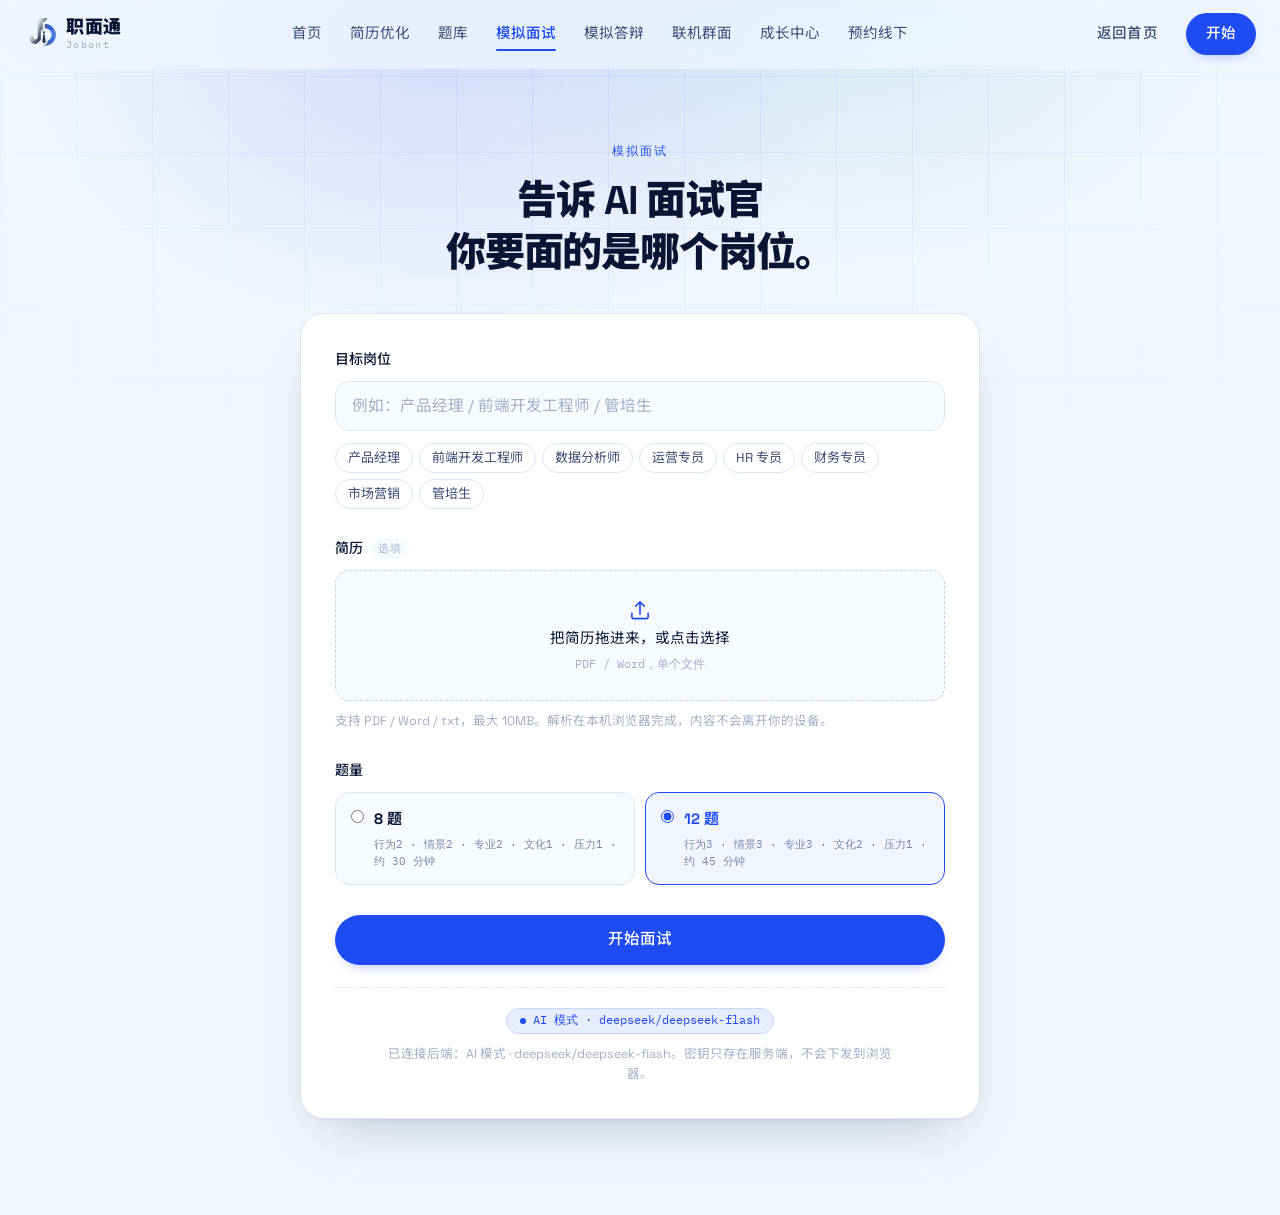
<file: interview.html>
<!doctype html>
<html lang="zh-CN">
<head>
<meta charset="utf-8" />
<meta name="viewport" content="width=device-width, initial-scale=1, viewport-fit=cover" />
<title>模拟面试 · 职面通</title>
<meta name="description" content="职面通模拟面试：按目标岗位生成行为、情景、专业、文化、压力五类题目，AI 面试官逐层追问，答完出具 BARS 五级评分报告。" />
<meta name="theme-color" content="#F1F5FC" />
<link rel="icon" href="assets/favicon.png" />
<!-- 字体：优先国内可达的 Google 中国镜像，失败再回落官方源；
     全部异步加载，绝不阻塞首屏渲染（国内访问 Google Fonts 会被墙） -->
<link rel="preconnect" href="https://fonts.googleapis.cn" />
<link rel="preconnect" href="https://fonts.gstatic.com" crossorigin />
<link rel="stylesheet" media="print" onload="this.media='all';this.onload=null"
      href="https://fonts.googleapis.cn/css2?family=Space+Grotesk:wght@500;700&family=IBM+Plex+Mono:wght@400;500&family=Noto+Sans+SC:wght@400;500;700;900&display=swap" />
<link rel="stylesheet" media="print" onload="this.media='all';this.onload=null"
      href="https://fonts.googleapis.com/css2?family=Space+Grotesk:wght@500;700&family=IBM+Plex+Mono:wght@400;500&family=Noto+Sans+SC:wght@400;500;700;900&display=swap" />
<noscript><link rel="stylesheet" href="https://fonts.googleapis.cn/css2?family=Space+Grotesk:wght@500;700&family=IBM+Plex+Mono:wght@400;500&family=Noto+Sans+SC:wght@400;500;700;900&display=swap" /></noscript>
<link rel="stylesheet" href="assets/styles.css" />
<link rel="stylesheet" href="assets/interview.css" />
</head>
<body>

<a class="zt-skip" href="#iv-main">跳到主要内容</a>
<div class="zt-grid" aria-hidden="true"></div>
<div class="zt-glow" aria-hidden="true"></div>

<header class="zt-nav" id="zt-nav">
  <div class="zt-nav__inner">
    <a class="zt-brand" href="index.html" aria-label="职面通 首页">
      <span class="zt-brand__mark" aria-hidden="true"><img src="assets/logo.png" width="32" height="32" alt="" decoding="async" /></span>
      <span class="zt-brand__text"><b>职面通</b><i>Jobont</i></span>
    </a>

    <nav class="zt-nav__links" aria-label="主导航">
      <ul>
        <li><a href="index.html">首页</a></li>
        <li><a href="resume.html">简历优化</a></li>
        <li><a href="bank.html">题库</a></li>
        <li><a class="is-current" aria-current="page" href="interview.html">模拟面试</a></li>
        <li><a href="defense.html">模拟答辩</a></li>
        <li><a href="group.html">联机群面</a></li>
        <li><a href="growth.html">成长中心</a></li>
        <li><a href="booking.html">预约线下</a></li>
      </ul>
    </nav>

    <div class="zt-nav__act">
      <a class="zt-btn zt-btn--ghost" href="index.html">返回首页</a>
      <a class="zt-btn zt-btn--solid" href="#iv-setup">开始</a>
    </div>

    <button class="zt-burger" type="button" id="zt-burger" aria-expanded="false" aria-controls="zt-menu" aria-label="打开菜单">
      <span></span><span></span><span></span>
    </button>
  </div>

  <div class="zt-menu" id="zt-menu" hidden>
    <ul class="zt-menu__list">
        <li><a href="index.html">首页</a></li>
        <li><a href="resume.html">简历优化</a></li>
        <li><a href="bank.html">题库</a></li>
        <li><a class="is-current" aria-current="page" href="interview.html">模拟面试</a></li>
        <li><a href="defense.html">模拟答辩</a></li>
        <li><a href="group.html">联机群面</a></li>
        <li><a href="growth.html">成长中心</a></li>
        <li><a href="booking.html">预约线下</a></li>
      </ul>
    <div class="zt-menu__act">
      <a class="zt-btn zt-btn--ghost" href="index.html">返回首页</a>
      <a class="zt-btn zt-btn--solid" href="#iv-setup">开始</a>
    </div>
  </div>
</header>

<main class="iv" id="iv-main">

  <!-- ═══════════ Step 1 · 准备 ═══════════ -->
  <section class="iv-step is-on" data-step="1" id="iv-setup">
    <div class="iv-setup">
      <header class="iv-setup__head">
        <p class="zt-kicker">模拟面试</p>
        <h1 class="iv-title">告诉 AI 面试官<br />你要面的是哪个岗位。</h1>
      </header>

      <div class="iv-card">
        <div class="iv-field">
          <label class="iv-label" for="iv-role">目标岗位</label>
          <input class="iv-input" id="iv-role" type="text" autocomplete="off"
                 placeholder="例如：产品经理 / 前端开发工程师 / 管培生" />
          <div class="iv-hint" id="iv-role-hint" hidden></div>
          <div class="iv-presets" id="iv-presets" role="group" aria-label="常用岗位"></div>
        </div>

        <div class="iv-field">
          <span class="iv-label">简历<span class="iv-label__opt">选填</span></span>
          <div class="iv-drop" id="iv-resume" role="button" tabindex="0"
               aria-label="上传简历，支持 PDF、Word">
            <svg viewBox="0 0 24 24" fill="none" stroke="currentColor" stroke-width="1.5" stroke-linecap="round" stroke-linejoin="round" aria-hidden="true">
              <path d="M12 16V4.5M8 8.5l4-4 4 4"/><path d="M4.5 15v3.5a1.5 1.5 0 0 0 1.5 1.5h12a1.5 1.5 0 0 0 1.5-1.5V15"/>
            </svg>
            <p class="iv-drop__t">把简历拖进来，或点击选择</p>
            <p class="iv-drop__s">PDF / Word，单个文件</p>
            <p class="iv-drop__ready" id="iv-resume-name"></p>
          </div>
          <input type="file" id="iv-file" accept=".pdf,.doc,.docx,.txt,.jpg,.jpeg,.png,.gif,.webp,.bmp" hidden />
          <div class="iv-parse" id="iv-parse" hidden>
            <p class="iv-parse__stat" id="iv-parse-stat"></p>
            <dl class="iv-parse__grid" id="iv-parse-grid"></dl>
            <p class="iv-parse__note">解析在浏览器本地完成，简历不会上传到任何服务器。</p>
          </div>
          <p class="iv-note" id="iv-resume-tip">
            支持 PDF / Word / txt，最大 10MB。解析在本机浏览器完成，内容不会离开你的设备。
          </p>
        </div>

        <div class="iv-field">
          <span class="iv-label">题量</span>
          <div class="iv-count">
            <label class="iv-count__opt">
              <input type="radio" name="iv-count" value="8" />
              <span><b>8 题</b><i>行为2 · 情景2 · 专业2 · 文化1 · 压力1 · 约 30 分钟</i></span>
            </label>
            <label class="iv-count__opt is-on">
              <input type="radio" name="iv-count" value="12" checked />
              <span><b>12 题</b><i>行为3 · 情景3 · 专业3 · 文化2 · 压力1 · 约 45 分钟</i></span>
            </label>
          </div>
        </div>

        <button class="zt-btn zt-btn--solid zt-btn--lg iv-start" id="iv-start" type="button">
          开始面试
        </button>

        <div class="iv-engine">
          <span class="iv-engine__badge" id="engine-badge">检测中…</span>
          <p class="iv-note" id="engine-note"></p>
        </div>
      </div>
    </div>
  </section>

  <!-- ═══════════ Step 2 · 面试 ═══════════ -->
  <section class="iv-step iv-step--live" data-step="2" id="iv-live">
    <div class="iv-live">

      <div class="iv-live__bar">
        <div class="iv-live__id">
          <span class="iv-live__role" id="live-role">—</span>
          <span class="iv-live__fam" id="live-family"></span>
        </div>
        <span class="iv-engine__badge iv-engine__badge--mini" id="engine-badge-live"></span>
        <div class="iv-live__prog">
          <span class="iv-live__count" id="live-count">第 1 题 / 共 12 题</span>
          <div class="iv-live__track"><span id="live-bar"></span></div>
          <span class="iv-live__plan" id="live-plan"></span>
        </div>
        <button class="iv-quit" type="button" id="iv-quit">结束面试</button>
      </div>

      <div class="iv-thread" id="thread" role="log" aria-live="polite" aria-label="面试对话"></div>

      <form class="iv-composer" id="iv-composer" autocomplete="off">
        <div class="iv-composer__row">
          <label class="zt-skip" for="iv-input">你的回答</label>
          <textarea id="iv-input" rows="1" placeholder="按 STAR 说：当时是什么情况、你的任务是什么、你具体做了什么、结果如何。Enter 发送，Shift+Enter 换行。"></textarea>
        </div>
        <div class="iv-composer__act">
          <button class="iv-skipbtn" type="button" id="iv-skip">跳过此题</button>
          <button class="zt-btn zt-btn--solid" type="submit" id="iv-send" disabled>发送</button>
        </div>
      </form>

      <!-- 语音回答入口：与文字输入二选一显示 -->
      <div class="iv-voice" id="iv-voice" hidden>
        <button class="iv-voice__btn" type="button" id="iv-voice-btn">
          <svg viewBox="0 0 24 24" fill="none" stroke="currentColor" stroke-width="1.6" stroke-linecap="round" stroke-linejoin="round" aria-hidden="true">
            <rect x="9" y="2.5" width="6" height="11" rx="3"/><path d="M5.5 11.5a6.5 6.5 0 0 0 13 0"/><path d="M12 18v3.5"/>
          </svg>
          <span id="iv-voice-btn-label">开始语音面试</span>
        </button>
        <p class="iv-voice__hint" id="iv-voice-hint">开始后直接开口说话，AI 面试官会用语音回应你。</p>
        <div class="iv-voice__meta" id="iv-voice-meta" hidden>
          <span>语速 <b id="iv-meta-rate">--</b>字/分</span>
          <span>停顿 <b id="iv-meta-pause">--</b>次</span>
          <span>填充词 <b id="iv-meta-filler">--</b></span>
          <span>音量稳定 <b id="iv-meta-vol">--</b>%</span>
        </div>
        <div class="iv-voice__bar">
          <button class="iv-voice__switch" type="button" id="iv-switch-text">切到文字回答</button>
        </div>
      </div>

      <p class="iv-live__rules">
        AI 追问规则：回答笼统 → 追问具体行动；只给数据不给过程 → 追问实现方法；答非所问 → 拉回岗位；
        回答完整 → 进入下一题。<b>同一题最多追问 2 次。</b>
      </p>
    </div>
  </section>

  <!-- ═══════════ Step 3 · 报告 ═══════════ -->
  <section class="iv-step" data-step="3" id="iv-report">
    <div class="iv-wrap rp">

      <p class="rp-loading" id="rp-loading" hidden>
        <span class="rp-loading__dot"></span>正在生成报告…
      </p>

      <header class="rp-head">
        <p class="zt-kicker">面试报告 <span class="rp-source" id="rp-source"></span></p>
        <h1 class="rp-head__role" id="rp-role">—</h1>
        <div class="rp-head__meta">
          <span class="zt-chip" id="rp-family"></span>
          <span class="rp-meta">已答 <b id="rp-answered">0 / 0</b></span>
          <span class="rp-meta">跳过 <b id="rp-skipped">0</b> 题</span>
          <span class="rp-meta rp-meta--file" id="rp-resume" hidden></span>
          <span class="rp-meta" id="rp-time"></span>
        </div>
      </header>

      <section class="rp-total" aria-labelledby="rp-total-t">
        <h2 class="zt-skip" id="rp-total-t">综合评分</h2>
        <div class="rp-total__num">
          <b id="rp-total-num">0</b><i>/ 5</i>
          <span class="rp-total__label" id="rp-total-label">胜任</span>
        </div>
        <div class="rp-bar rp-bar--lg"><span id="rp-total-bar"></span></div>
        <ul class="rp-evidence" id="rp-evidence"></ul>
      </section>

      <section class="rp-block" aria-labelledby="rp-dims-t">
        <h2 class="rp-block__t" id="rp-dims-t">各维度评分<span>BARS 五级锚定</span></h2>
        <ul class="rp-dims" id="rp-dims"></ul>
      </section>

      <section class="rp-block" aria-labelledby="rp-review-t">
        <h2 class="rp-block__t" id="rp-review-t">逐题回顾</h2>
        <ul class="rp-review" id="rp-review"></ul>
      </section>

      <section class="rp-block" aria-labelledby="rp-advice-t">
        <h2 class="rp-block__t" id="rp-advice-t">改进建议</h2>
        <ol class="rp-advice-list" id="rp-advice"></ol>
      </section>

      <p class="rp-disclaimer">
        无论哪种模式，这份报告衡量的是「有没有把事情说清楚」，不是能力本身，也不能替代真人面试官。
        模型评分同样会有偏差。正式投递前请找真人练一轮。
      </p>

      <div class="rp-cta">
        <a class="zt-btn zt-btn--solid zt-btn--lg" href="index.html">返回首页</a>
        <button class="zt-btn zt-btn--line zt-btn--lg" type="button" id="rp-again">再练一轮</button>
      </div>
    </div>
  </section>

  <!-- ═══════════ 回答方式选择 ═══════════ -->
  <div class="iv-mode" id="iv-mode" hidden>
    <div class="iv-mode__panel" role="dialog" aria-modal="true" aria-labelledby="iv-mode-t">
      <p class="zt-kicker">选择回答方式</p>
      <h2 class="iv-mode__t" id="iv-mode-t">这次面试，你想怎么答？</h2>
      <div class="iv-mode__grid">
        <button class="iv-mode__opt" type="button" id="iv-mode-text">
          <svg class="iv-mode__icon" viewBox="0 0 24 24" fill="none" stroke="currentColor" stroke-width="1.6" stroke-linecap="round" stroke-linejoin="round" aria-hidden="true">
            <path d="M12 20h9"/><path d="M16.5 3.5a2.1 2.1 0 0 1 3 3L7 19l-4 1 1-4Z"/>
          </svg>
          <b>文字回答</b>
          <i>键盘输入，Enter 发送</i>
        </button>
        <button class="iv-mode__opt" type="button" id="iv-mode-voice">
          <svg class="iv-mode__icon" viewBox="0 0 24 24" fill="none" stroke="currentColor" stroke-width="1.6" stroke-linecap="round" stroke-linejoin="round" aria-hidden="true">
            <rect x="9" y="2.5" width="6" height="11" rx="3"/><path d="M5.5 11.5a6.5 6.5 0 0 0 13 0"/><path d="M12 18v3.5"/>
          </svg>
          <b>语音回答</b>
          <i>开口说，AI 自动转成文字</i>
        </button>
      </div>
      <button class="iv-mode__cancel" type="button" id="iv-mode-cancel">返回修改</button>
    </div>
  </div>

  <!-- ═══════════ 语音表达报告 ═══════════ -->
  <div class="iv-mode" id="iv-voice-report" hidden>
    <div class="iv-mode__panel iv-pl" role="dialog" aria-modal="true" aria-labelledby="iv-pl-t">
      <p class="zt-kicker">表达与副语言报告</p>
      <h2 class="iv-mode__t" id="iv-pl-t">这轮语音表达的评估</h2>
      <div class="iv-pl__metrics" id="iv-pl-metrics"></div>
      <p class="iv-pl__comment" id="iv-pl-comment">AI 点评生成中…</p>
      <div class="iv-pl__acts">
        <button class="zt-btn zt-btn--solid" type="button" id="iv-pl-again">再来一轮</button>
        <button class="zt-btn zt-btn--line" type="button" id="iv-pl-close">关闭</button>
      </div>
    </div>
  </div>

</main>

<div class="zt-toast" id="zt-toast" role="status" aria-live="polite"></div>

<script src="assets/main.js"></script>
<script src="assets/resume.js"></script>
<script src="assets/llm.js"></script>
<script src="assets/paralinguistic.js"></script>
<script src="assets/interview.js"></script>
</body>
</html>
</file>
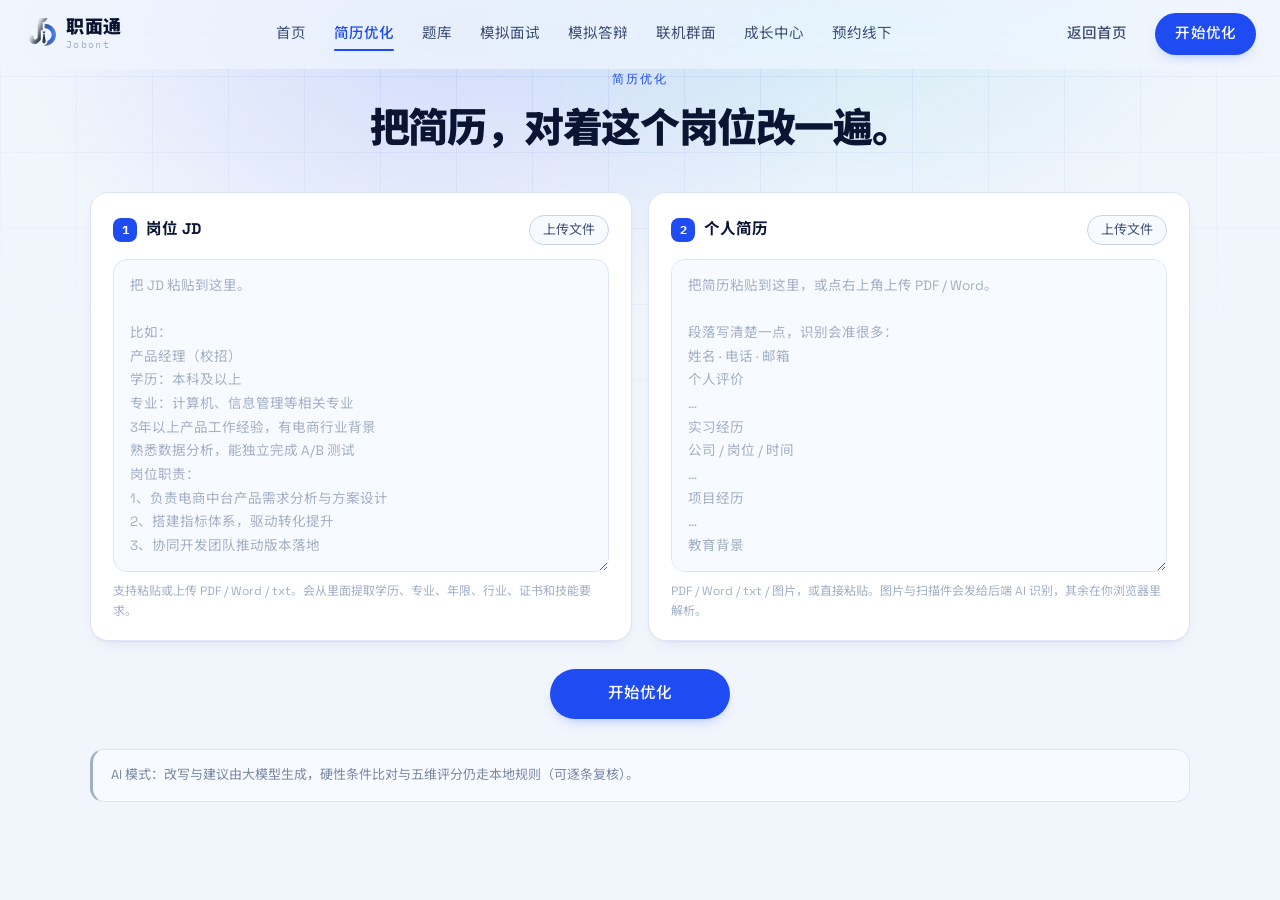
<file: resume.html>
<!doctype html>
<html lang="zh-CN">
<head>
<meta charset="utf-8" />
<meta name="viewport" content="width=device-width, initial-scale=1, viewport-fit=cover" />
<title>简历优化 · 职面通</title>
<meta name="description" content="职面通简历优化：上传岗位 JD 与个人简历，五维评价硬性匹配、成果量化、语言专业度、篇幅合理性与针对性，并给出逐句改前改后对比。" />
<meta name="theme-color" content="#F1F5FC" />
<link rel="icon" href="assets/favicon.png" />
<!-- 字体：优先国内可达的 Google 中国镜像，失败再回落官方源；
     全部异步加载，绝不阻塞首屏渲染（国内访问 Google Fonts 会被墙） -->
<link rel="preconnect" href="https://fonts.googleapis.cn" />
<link rel="preconnect" href="https://fonts.gstatic.com" crossorigin />
<link rel="stylesheet" media="print" onload="this.media='all';this.onload=null"
      href="https://fonts.googleapis.cn/css2?family=Space+Grotesk:wght@500;700&family=IBM+Plex+Mono:wght@400;500&family=Noto+Sans+SC:wght@400;500;700;900&display=swap" />
<link rel="stylesheet" media="print" onload="this.media='all';this.onload=null"
      href="https://fonts.googleapis.com/css2?family=Space+Grotesk:wght@500;700&family=IBM+Plex+Mono:wght@400;500&family=Noto+Sans+SC:wght@400;500;700;900&display=swap" />
<noscript><link rel="stylesheet" href="https://fonts.googleapis.cn/css2?family=Space+Grotesk:wght@500;700&family=IBM+Plex+Mono:wght@400;500&family=Noto+Sans+SC:wght@400;500;700;900&display=swap" /></noscript>
<link rel="stylesheet" href="assets/styles.css" />
<link rel="stylesheet" href="assets/optimize.css" />
</head>
<body>

<a class="zt-skip" href="#op-main">跳到主要内容</a>
<div class="zt-grid" aria-hidden="true"></div>
<div class="zt-glow" aria-hidden="true"></div>

<header class="zt-nav" id="zt-nav">
  <div class="zt-nav__inner">
    <a class="zt-brand" href="index.html" aria-label="职面通 首页">
      <span class="zt-brand__mark" aria-hidden="true"><img src="assets/logo.png" width="32" height="32" alt="" decoding="async" /></span>
      <span class="zt-brand__text"><b>职面通</b><i>Jobont</i></span>
    </a>

    <nav class="zt-nav__links" aria-label="主导航">
      <ul>
        <li><a href="index.html">首页</a></li>
        <li><a class="is-current" href="resume.html" aria-current="page">简历优化</a></li>
        <li><a href="bank.html">题库</a></li>
        <li><a href="interview.html">模拟面试</a></li>
        <li><a href="defense.html">模拟答辩</a></li>
        <li><a href="group.html">联机群面</a></li>
        <li><a href="growth.html">成长中心</a></li>
        <li><a href="booking.html">预约线下</a></li>
      </ul>
    </nav>

    <div class="zt-nav__act">
      <a class="zt-btn zt-btn--ghost" href="index.html">返回首页</a>
      <a class="zt-btn zt-btn--solid" href="#op-input">开始优化</a>
    </div>

    <button class="zt-burger" type="button" id="zt-burger" aria-expanded="false" aria-controls="zt-menu" aria-label="打开菜单">
      <span></span><span></span><span></span>
    </button>
  </div>

  <div class="zt-menu" id="zt-menu" hidden>
    <ul class="zt-menu__list">
      <li><a href="index.html">首页</a></li>
      <li><a class="is-current" href="resume.html">简历优化</a></li>
      <li><a href="bank.html">题库</a></li>
      <li><a href="interview.html">模拟面试</a></li>
      <li><a href="defense.html">模拟答辩</a></li>
      <li><a href="group.html">联机群面</a></li>
      <li><a href="growth.html">成长中心</a></li>
      <li><a href="booking.html">预约线下</a></li>
    </ul>
    <div class="zt-menu__act">
      <a class="zt-btn zt-btn--ghost" href="index.html">返回首页</a>
      <a class="zt-btn zt-btn--solid" href="#op-input">开始优化</a>
    </div>
  </div>
</header>

<main class="op" id="op-main">

  <!-- ══════════ 输入 ══════════ -->
  <section class="op-step is-on" data-step="1" id="op-input">
    <div class="op-wrap">
      <header class="op-head">
        <p class="zt-kicker">简历优化</p>
        <h1 class="op-title">把简历，对着这个岗位改一遍。</h1>
      </header>

      <div class="op-inputs">
        <!-- JD -->
        <section class="op-box" aria-labelledby="op-jd-h">
          <div class="op-box__head">
            <h2 class="op-box__t" id="op-jd-h"><span class="op-box__n">1</span>岗位 JD</h2>
            <button class="op-box__file" type="button" id="op-jd-file-btn">上传文件</button>
            <input type="file" id="op-jd-file" accept=".pdf,.doc,.docx,.txt,.jpg,.jpeg,.png,.gif,.webp,.bmp" hidden />
          </div>
          <textarea class="op-textarea" id="op-jd" rows="12"
            placeholder="把 JD 粘贴到这里。&#10;&#10;比如：&#10;产品经理（校招）&#10;学历：本科及以上&#10;专业：计算机、信息管理等相关专业&#10;3年以上产品工作经验，有电商行业背景&#10;熟悉数据分析，能独立完成 A/B 测试&#10;岗位职责：&#10;1、负责电商中台产品需求分析与方案设计&#10;2、搭建指标体系，驱动转化提升&#10;3、协同开发团队推动版本落地"></textarea>
          <p class="op-box__tip" id="op-jd-tip">支持粘贴或上传 PDF / Word / txt。会从里面提取学历、专业、年限、行业、证书和技能要求。</p>
        </section>

        <!-- 简历 -->
        <section class="op-box" aria-labelledby="op-rs-h">
          <div class="op-box__head">
            <h2 class="op-box__t" id="op-rs-h"><span class="op-box__n">2</span>个人简历</h2>
            <button class="op-box__file" type="button" id="op-rs-file-btn">上传文件</button>
            <input type="file" id="op-rs-file" accept=".pdf,.doc,.docx,.txt,.jpg,.jpeg,.png,.gif,.webp,.bmp" hidden />
          </div>
          <textarea class="op-textarea" id="op-rs" rows="12"
            placeholder="把简历粘贴到这里，或点右上角上传 PDF / Word。&#10;&#10;段落写清楚一点，识别会准很多：&#10;姓名 · 电话 · 邮箱&#10;个人评价&#10;…&#10;实习经历&#10;公司 / 岗位 / 时间&#10;…&#10;项目经历&#10;…&#10;教育背景&#10;…&#10;专业技能&#10;…"></textarea>
          <p class="op-box__tip" id="op-rs-tip">PDF / Word / txt / 图片，或直接粘贴。图片与扫描件会发给后端 AI 识别，其余在你浏览器里解析。</p>
        </section>
      </div>

      <div class="op-go">
        <button class="zt-btn zt-btn--solid zt-btn--lg" type="button" id="op-run">开始优化</button>
        <p class="op-go__tip" id="op-err" hidden></p>
      </div>

      <p class="op-note" id="op-engine-note">
        本页由浏览器内的规则引擎驱动（关键词与结构信号判定，非大模型）。
        每条结论都标了依据，可以逐条复核；【】里的数字需要你自己填真实值，别编。
      </p>
    </div>
  </section>

  <!-- ══════════ 报告 ══════════ -->
  <section class="op-step" data-step="2" id="op-report">
    <div class="op-wrap">

      <header class="rp-top">
        <div class="rp-top__l">
          <p class="zt-kicker">优化报告</p>
          <h1 class="rp-top__t" id="rp-role">—</h1>
          <p class="rp-top__s" id="rp-sub">—</p>
        </div>
        <div class="rp-top__r">
          <div class="rp-score">
            <b id="rp-total">0</b><i>/100</i>
          </div>
          <p class="rp-score__l" id="rp-total-l">匹配度</p>
        </div>
      </header>

      <!-- ───── 板块一：评价 ───── -->
      <section class="rp-sec">
        <div class="rp-sec__head">
          <span class="rp-sec__n">一</span>
          <div>
            <h2 class="rp-sec__t">简历评价</h2>
            <p class="rp-sec__d">五个维度，逐条给出依据和扣分点。</p>
          </div>
        </div>

        <ul class="rp-dims" id="rp-dims"></ul>

        <div class="rp-advice">
          <div class="rp-advice__head">
            <h3 class="rp-advice__t">建议</h3>
            <p class="rp-advice__d">每条都对应上面某个维度的扣分点，按顺序改就行。</p>
          </div>
          <ol class="rp-advice__list" id="rp-advice"></ol>
        </div>
      </section>

      <!-- ───── 板块二：改前改后 ───── -->
      <section class="rp-sec">
        <div class="rp-sec__head">
          <span class="rp-sec__n">二</span>
          <div>
            <h2 class="rp-sec__t">改前改后</h2>
            <p class="rp-sec__d">左边是改完的版本，右边是你原来的写法。</p>
          </div>
        </div>
        <div class="rp-diff" id="rp-diff"></div>
      </section>

      <div class="rp-cta">
        <button class="zt-btn zt-btn--solid zt-btn--lg" type="button" id="op-again">再改一版</button>
        <a class="zt-btn zt-btn--line zt-btn--lg" href="interview.html">去模拟面试</a>
      </div>

      <p class="op-note" id="op-engine-note-2">
        改写同样来自规则引擎，模板化痕迹重是它的短板。
        它能帮你发现「哪里没数字」「哪里用了弱动词」，但具体数字和真实细节得你补。
      </p>
    </div>
  </section>

</main>

<div class="zt-toast" id="zt-toast" role="status" aria-live="polite"></div>

<script src="assets/main.js"></script>
<script src="assets/llm.js"></script>
<script src="assets/resume.js"></script>
<script src="assets/optimize.js"></script>
</body>
</html>
</file>
<file: assets/styles.css>
/* ============================================================
   职面通 · 全局样式
   色板：雾蓝纸面 + 纯白卡片 + 电蓝主体 + 青色「实时」语义
   字体：Space Grotesk（拉丁标题）/ Noto Sans SC（中文）/ IBM Plex Mono（标签与数据）
   ============================================================ */

/* ---------- tokens ---------- */
:root {
  /* 面 */
  --bg:          #F1F5FC;
  --bg-deep:     #E6EDF9;
  --surface:     #FFFFFF;
  --surface-2:   #F7FAFF;

  /* 字 */
  --ink:         #0A1533;
  --ink-2:       #3D4D75;
  --ink-3:       #7A88A6;
  --ink-4:       #A3AFC6;

  /* 线 */
  --line:        #DCE5F5;
  --line-2:      #C6D4EE;

  /* 主色 */
  --blue:        #1E4BF2;
  --blue-d:      #1436C6;
  --blue-soft:   #E8EDFE;
  --blue-wash:   #F2F5FF;
  --cyan:        #0FB5CE;
  --cyan-soft:   #E2F7FA;

  /* 形 */
  --r-sm:   10px;
  --r:      14px;
  --r-md:   18px;
  --r-lg:   24px;
  --r-pill: 999px;

  --shadow-sm: 0 1px 2px rgba(14, 32, 78, .05), 0 8px 20px -12px rgba(14, 32, 78, .16);
  --shadow-md: 0 2px 4px rgba(14, 32, 78, .04), 0 28px 56px -28px rgba(14, 32, 78, .26);
  --shadow-blue: 0 6px 14px -8px rgba(30, 75, 242, .5);

  --wrap: 1200px;
  --nav-h: 68px;

  --f-display: "Space Grotesk", "Noto Sans SC", -apple-system, BlinkMacSystemFont, "PingFang SC",
               "HarmonyOS Sans SC", "Microsoft YaHei", sans-serif;
  --f-body:    "Space Grotesk", "Noto Sans SC", -apple-system, BlinkMacSystemFont, "PingFang SC",
               "HarmonyOS Sans SC", "Microsoft YaHei", sans-serif;
  --f-mono:    "IBM Plex Mono", ui-monospace, SFMono-Regular, Menlo, Consolas, monospace;
}

/* ---------- reset ---------- */
*, *::before, *::after { box-sizing: border-box; }

/* hidden 属性必须真的生效：作者样式里给元素设了 display 时会盖掉 UA 的 [hidden]{display:none} */
[hidden] { display: none !important; }

html { -webkit-text-size-adjust: 100%; scroll-behavior: smooth; scroll-padding-top: calc(var(--nav-h) + 24px); }

body {
  margin: 0;
  background: var(--bg);
  color: var(--ink);
  font-family: var(--f-body);
  font-size: 16px;
  line-height: 1.65;
  font-weight: 400;
  -webkit-font-smoothing: antialiased;
  text-rendering: optimizeLegibility;
  overflow-x: hidden;
  /* 长英文串（如 What/Why/Who/When/Where/How）不可断时会把 flex/grid 容器撑破，
     在 min-content 计算里必须用 anywhere（break-word 不影响 min-content 尺寸） */
  overflow-wrap: break-word;
}

h1, h2, h3, p, figure, blockquote, ol, ul { margin: 0; }
ol, ul { padding: 0; list-style: none; }
button { font: inherit; color: inherit; background: none; border: 0; padding: 0; cursor: pointer; }
a { color: inherit; text-decoration: none; }
em { font-style: normal; }

:focus-visible {
  outline: 2px solid var(--blue);
  outline-offset: 3px;
  border-radius: 4px;
}

.zt-skip {
  position: fixed; top: 10px; left: 10px; z-index: 200;
  padding: 10px 16px; background: var(--ink); color: #fff;
  border-radius: var(--r-sm); font-size: 14px;
  transform: translateY(-160%);
  transition: transform .2s ease;
}
.zt-skip:focus { transform: none; }

/* ---------- 背景纹理 ---------- */
.zt-grid {
  position: fixed; inset: 0; z-index: -2; pointer-events: none;
  background-image:
    linear-gradient(to right,  rgba(30, 75, 242, .075) 1px, transparent 1px),
    linear-gradient(to bottom, rgba(30, 75, 242, .075) 1px, transparent 1px);
  background-size: 76px 76px;
  -webkit-mask-image: radial-gradient(ellipse 100% 68% at 50% 0%, #000 16%, transparent 80%);
          mask-image: radial-gradient(ellipse 100% 68% at 50% 0%, #000 16%, transparent 80%);
}
.zt-glow {
  position: fixed; z-index: -1; pointer-events: none;
  top: -30vh; left: 50%; width: min(1400px, 150vw); height: 95vh;
  transform: translateX(-50%);
  background:
    radial-gradient(44% 50% at 36% 36%, rgba(30, 75, 242, .14), transparent 68%),
    radial-gradient(40% 46% at 64% 30%, rgba(15, 181, 206, .14), transparent 70%);
}

.zt-wrap { width: min(var(--wrap), calc(100% - 48px)); margin-inline: auto; }

/* ---------- 动效基元 ---------- */
.zt-reveal {
  opacity: 0;
  transform: translateY(14px);
  transition: opacity .7s cubic-bezier(.22,.7,.3,1), transform .7s cubic-bezier(.22,.7,.3,1);
  transition-delay: calc(var(--i, 0) * 90ms);
}
.zt-reveal.is-in { opacity: 1; transform: none; }

/* ---------- 原子 ---------- */
.zt-dot {
  display: inline-block; width: 7px; height: 7px; border-radius: 50%;
  background: var(--cyan); vertical-align: 1px; margin-right: 8px;
  box-shadow: 0 0 0 0 rgba(15, 181, 206, .5);
  animation: zt-pulse 2.4s ease-out infinite;
}
@keyframes zt-pulse {
  0%   { box-shadow: 0 0 0 0 rgba(15, 181, 206, .45); }
  70%  { box-shadow: 0 0 0 8px rgba(15, 181, 206, 0); }
  100% { box-shadow: 0 0 0 0 rgba(15, 181, 206, 0); }
}

.zt-eyebrow {
  font-family: var(--f-mono);
  font-size: 12.5px; letter-spacing: .06em;
  color: var(--ink-3);
  text-transform: uppercase;
}

.zt-kicker {
  font-family: var(--f-mono);
  font-size: 12px; letter-spacing: .18em; text-transform: uppercase;
  color: var(--blue);
  margin-bottom: 14px;
}

.zt-btn {
  display: inline-flex; align-items: center; justify-content: center; gap: 8px;
  height: 42px; padding: 0 20px;
  border-radius: var(--r-pill);
  font-size: 14.5px; font-weight: 500; letter-spacing: .01em;
  white-space: nowrap;
  transition: background-color .2s ease, color .2s ease, border-color .2s ease,
              box-shadow .25s ease, transform .2s ease;
}
.zt-btn--lg { height: 50px; padding: 0 26px; font-size: 15.5px; }
.zt-btn--solid {
  background: var(--blue); color: #fff;
  box-shadow: var(--shadow-blue);
}
.zt-btn--solid:hover { background: var(--blue-d); transform: translateY(-1px); }
.zt-btn--solid:active { transform: translateY(0); box-shadow: none; }
.zt-btn--line {
  background: var(--surface); color: var(--ink);
  border: 1px solid var(--line-2);
  box-shadow: var(--shadow-sm);
}
.zt-btn--line:hover { border-color: var(--blue); color: var(--blue); }
.zt-btn--ghost { color: var(--ink-2); }
.zt-btn--ghost:hover { color: var(--blue); background: var(--blue-wash); }

/* ============================================================
   导航栏
   ============================================================ */
.zt-nav {
  position: sticky; top: 0; z-index: 100;
  background: rgba(241, 245, 252, .72);
  -webkit-backdrop-filter: saturate(180%) blur(16px);
          backdrop-filter: saturate(180%) blur(16px);
  border-bottom: 1px solid transparent;
  transition: border-color .25s ease, background-color .25s ease, box-shadow .25s ease;
}
.zt-nav.is-stuck {
  background: rgba(255, 255, 255, .82);
  border-bottom-color: var(--line);
  box-shadow: 0 10px 30px -24px rgba(14, 32, 78, .5);
}

.zt-nav__inner {
  width: min(1320px, calc(100% - 48px));
  margin-inline: auto;
  height: var(--nav-h);
  display: flex; align-items: center; gap: 20px;
}

/* 品牌 */
.zt-brand { display: flex; align-items: center; gap: 10px; flex: none; }
.zt-brand__mark { display: block; width: 32px; height: 32px; }
.zt-brand__mark svg, .zt-brand__mark img { width: 100%; height: 100%; display: block; }
.zt-brand__text { display: flex; flex-direction: column; line-height: 1; }
.zt-brand__text b {
  font-size: 18px; font-weight: 900; letter-spacing: .04em; color: var(--ink);
}
.zt-brand__text i {
  font-family: var(--f-mono); font-style: normal;
  font-size: 9.5px; letter-spacing: .14em; color: var(--ink-4);
  margin-top: 4px;
}

/* 链接 */
.zt-nav__links { margin-inline: auto; }
.zt-nav__links ul { display: flex; align-items: center; gap: 2px; }
.zt-nav__links a, .zt-nav__btn {
  position: relative;
  display: block; padding: 8px 13px;
  border-radius: var(--r-sm);
  font-size: 14.5px; color: var(--ink-2);
  transition: color .2s ease, background-color .2s ease;
}
.zt-nav__links a::after, .zt-nav__btn::after {
  content: ""; position: absolute; left: 13px; right: 13px; bottom: 3px;
  height: 2px; border-radius: 2px; background: var(--blue);
  transform: scaleX(0); transform-origin: left;
  transition: transform .28s cubic-bezier(.22,.7,.3,1);
}
.zt-nav__links a:hover, .zt-nav__btn:hover { color: var(--ink); }
.zt-nav__links a:hover::after, .zt-nav__btn:hover::after { transform: scaleX(1); }
.zt-nav__links .is-current { color: var(--blue); font-weight: 500; }
.zt-nav__links .is-current::after { transform: scaleX(1); }

.zt-nav__act { display: flex; align-items: center; gap: 8px; flex: none; }

.zt-burger {
  display: none; flex: none;
  width: 40px; height: 40px; border-radius: var(--r-sm);
  flex-direction: column; align-items: center; justify-content: center; gap: 4.5px;
  border: 1px solid var(--line-2); background: var(--surface);
}
.zt-burger span {
  display: block; width: 16px; height: 1.6px; border-radius: 2px; background: var(--ink);
  transition: transform .25s ease, opacity .2s ease;
}
.zt-burger[aria-expanded="true"] span:nth-child(1) { transform: translateY(6.1px) rotate(45deg); }
.zt-burger[aria-expanded="true"] span:nth-child(2) { opacity: 0; }
.zt-burger[aria-expanded="true"] span:nth-child(3) { transform: translateY(-6.1px) rotate(-45deg); }

/* 移动菜单 */
.zt-menu {
  border-top: 1px solid var(--line);
  background: rgba(255, 255, 255, .96);
  -webkit-backdrop-filter: blur(16px);
          backdrop-filter: blur(16px);
  padding: 12px 24px 22px;
}
.zt-menu[hidden] { display: none; }
.zt-menu__list { display: grid; grid-template-columns: 1fr 1fr; gap: 2px; }
.zt-menu__list a, .zt-menu__list button {
  display: block; width: 100%; text-align: left;
  padding: 11px 12px; border-radius: var(--r-sm);
  font-size: 15px; color: var(--ink-2);
}
.zt-menu__list a:hover, .zt-menu__list button:hover { background: var(--blue-wash); color: var(--blue); }
.zt-menu__list .is-current { color: var(--blue); font-weight: 500; background: var(--blue-wash); }
.zt-menu__act { display: flex; gap: 10px; margin-top: 16px; }
.zt-menu__act .zt-btn { flex: 1; }
.zt-menu__act .zt-btn--ghost { border: 1px solid var(--line-2); background: var(--surface); }

/* ============================================================
   Hero — 居中单栏
   ============================================================ */
.zt-hero {
  display: flex;
  align-items: center;
  min-height: min(84svh, 820px);
  padding: clamp(48px, 7vw, 84px) 0;
}
.zt-hero__inner {
  width: min(860px, calc(100% - 48px));
  margin-inline: auto;
  text-align: center;
}

.zt-hero__title {
  margin: 20px auto 0;
  font-size: clamp(44px, 7.6vw, 84px);
  line-height: 1.16;
  font-weight: 900;
  letter-spacing: -.035em;
  color: var(--ink);
  text-wrap: balance;
}
.zt-hero__title em {
  font-family: var(--f-display);
  font-weight: 700;
  color: var(--blue);
  letter-spacing: -.02em;
}
.zt-hero__lead {
  margin: 24px auto 0; max-width: 33em;
  font-size: clamp(15.5px, 1.15vw, 17px);
  line-height: 1.85; color: var(--ink-2);
  text-wrap: pretty;
}
.zt-hero__act {
  display: flex; flex-wrap: wrap; justify-content: center; gap: 12px; margin-top: 34px;
}
.zt-hero__note {
  margin-top: 28px;
  font-family: var(--f-mono); font-size: 12px; letter-spacing: .04em;
  color: var(--ink-3);
}
.zt-hero__note span { margin: 0 8px; color: var(--line-2); }

/* ============================================================
   区块通用
   ============================================================ */
.zt-sec-head { max-width: 42em; margin-bottom: 46px; }
.zt-sec-title {
  font-size: clamp(24px, 2.6vw, 33px);
  line-height: 1.35; font-weight: 700; letter-spacing: -.02em;
  color: var(--ink);
}
.zt-sec-lead {
  margin-top: 14px; font-size: 15.5px; line-height: 1.75; color: var(--ink-2);
}
/* ---------- 功能总览 3×2 ---------- */
.zt-caps { padding: clamp(60px, 8vw, 96px) 0 clamp(44px, 5.5vw, 68px); }
.zt-sec-head--center { max-width: 34em; margin-inline: auto; text-align: center; }
.zt-sec-head--center .zt-sec-lead { margin-inline: auto; max-width: 30em; }

.zt-caps__grid {
  display: grid;
  grid-template-columns: repeat(3, 1fr);
  gap: 16px;
}
.zt-cap {
  display: flex; flex-direction: column;
  padding: 26px 24px 18px;
  background: var(--surface);
  border: 1px solid var(--line);
  border-radius: var(--r-md);
  box-shadow: var(--shadow-sm);
  transition: transform .3s cubic-bezier(.22,.7,.3,1), box-shadow .3s ease, border-color .3s ease;
}
.zt-cap:hover {
  transform: translateY(-3px);
  box-shadow: var(--shadow-md);
  border-color: var(--line-2);
}
.zt-cap__icon {
  display: grid; place-items: center;
  width: 46px; height: 46px; border-radius: 14px;
  margin-bottom: 20px;
  background: linear-gradient(140deg, #DCE5FF 0%, #D2EDF6 100%);
  color: var(--blue);
}
.zt-cap__icon svg { width: 23px; height: 23px; display: block; }
.zt-cap h3 { font-size: 18px; font-weight: 700; letter-spacing: -.01em; color: var(--ink); }
.zt-cap__desc {
  margin-top: 10px; flex: 1;
  font-size: 14.5px; line-height: 1.74; color: var(--ink-2);
}
.zt-cap__go {
  display: flex; align-items: center; justify-content: space-between; gap: 14px;
  width: 100%; margin-top: 20px; padding-top: 15px;
  border-top: 1px solid var(--line);
  font-family: var(--f-mono); font-size: 12px; letter-spacing: .03em;
  color: var(--ink-3); text-align: left;
  transition: color .2s ease;
}
.zt-cap__go svg { width: 15px; height: 15px; flex: none; transition: transform .25s cubic-bezier(.22,.7,.3,1); }
.zt-cap:hover .zt-cap__go { color: var(--blue); }
.zt-cap:hover .zt-cap__go svg { transform: translateX(3px); }
.zt-cap__go:hover { color: var(--blue-d); }

/* ---------- 态度 ---------- */
.zt-belief { padding: 0 0 clamp(36px, 4.5vw, 56px); }
.zt-quote {
  margin: 0 auto; max-width: 40em; text-align: center;
  padding: 44px 32px;
  background: var(--surface);
  border: 1px solid var(--line);
  border-radius: var(--r-lg);
  box-shadow: var(--shadow-sm);
}
.zt-quote blockquote {
  font-size: clamp(19px, 2.1vw, 25px);
  line-height: 1.62; font-weight: 700; letter-spacing: -.02em;
  color: var(--ink);
  text-wrap: balance;
}
.zt-quote figcaption {
  margin-top: 20px; padding-top: 18px; border-top: 1px solid var(--line);
  font-family: var(--f-mono); font-size: 11.5px; letter-spacing: .14em;
  text-transform: uppercase; color: var(--ink-4);
}

/* ---------- CTA ---------- */
.zt-cta { padding: 0 0 clamp(64px, 8vw, 104px); }
.zt-cta__panel {
  position: relative; overflow: hidden;
  padding: clamp(36px, 5vw, 60px);
  border-radius: var(--r-lg);
  background:
    radial-gradient(64% 130% at 10% -10%, rgba(56, 96, 255, .30), transparent 62%),
    radial-gradient(52% 120% at 96% 112%, rgba(15, 150, 190, .20), transparent 64%),
    #0A1533;
  color: #fff;
  text-align: center;
}
.zt-cta__panel h2 {
  font-size: clamp(24px, 3vw, 36px); font-weight: 700; letter-spacing: -.02em; line-height: 1.3;
}
.zt-cta__panel p { margin-top: 12px; color: rgba(255,255,255,.66); font-size: 15.5px; }
.zt-cta__act { display: flex; flex-wrap: wrap; justify-content: center; gap: 12px; margin-top: 30px; }
.zt-cta__panel .zt-btn--solid { background: #fff; color: var(--ink); box-shadow: 0 12px 30px -12px rgba(0,0,0,.6); }
.zt-cta__panel .zt-btn--solid:hover { background: #EAF0FF; }
.zt-cta__panel .zt-btn--line {
  background: transparent; color: #fff; border-color: rgba(255,255,255,.32); box-shadow: none;
}
.zt-cta__panel .zt-btn--line:hover { border-color: #fff; background: rgba(255,255,255,.08); color: #fff; }

/* ============================================================
   页脚
   ============================================================ */
.zt-foot {
  background: var(--surface);
  border-top: 1px solid var(--line);
  padding: clamp(40px, 5vw, 60px) 0 26px;
}
.zt-foot__top {
  display: flex; flex-wrap: wrap; gap: 44px;
  justify-content: space-between; align-items: flex-start;
  padding-bottom: 34px;
}
.zt-foot__brand { max-width: 22em; }
.zt-foot__logo { display: block; width: 30px; height: 30px; }
.zt-foot__logo svg { width: 100%; height: 100%; display: block; }
.zt-foot__slogan { margin-top: 14px; font-size: 17px; font-weight: 700; letter-spacing: -.01em; }
.zt-foot__desc { margin-top: 6px; font-size: 14px; color: var(--ink-3); }

.zt-foot__cols { display: flex; flex-wrap: wrap; gap: 52px; }
.zt-foot__head {
  font-family: var(--f-mono); font-size: 11px; letter-spacing: .16em;
  text-transform: uppercase; color: var(--ink-4); margin-bottom: 12px;
}
.zt-foot__col li + li { margin-top: 2px; }
.zt-foot__col button {
  padding: 5px 0; font-size: 14.5px; color: var(--ink-2);
  transition: color .2s ease;
}
.zt-foot__col button:hover { color: var(--blue); }

.zt-foot__bottom {
  display: flex; flex-wrap: wrap; gap: 12px;
  justify-content: space-between; align-items: center;
  padding-top: 20px; border-top: 1px solid var(--line);
}
.zt-foot__copy { font-family: var(--f-mono); font-size: 12px; color: var(--ink-4); }
.zt-foot__status { display: flex; align-items: center; font-size: 12.5px; color: var(--ink-3); }

/* ============================================================
   Toast
   ============================================================ */
.zt-toast {
  position: fixed; z-index: 150;
  left: 50%; bottom: 32px; transform: translate(-50%, 20px);
  max-width: min(440px, calc(100% - 40px));
  padding: 13px 20px;
  background: var(--ink); color: #fff;
  border-radius: var(--r-pill);
  font-size: 14px; line-height: 1.5;
  box-shadow: 0 20px 44px -20px rgba(10,21,51,.7);
  opacity: 0; pointer-events: none;
  transition: opacity .28s ease, transform .28s cubic-bezier(.22,.7,.3,1);
}
.zt-toast.is-on { opacity: 1; transform: translate(-50%, 0); }
.zt-toast b { color: #8FB0FF; font-weight: 500; }

/* ============================================================
   响应式
   ============================================================ */
@media (max-width: 1080px) {
  .zt-nav__links, .zt-nav__act { display: none; }
  .zt-burger { display: flex; }
  .zt-nav__inner { justify-content: space-between; }
  .zt-caps__grid { grid-template-columns: repeat(2, 1fr); }
}

@media (max-width: 760px) {
  .zt-wrap, .zt-hero__inner, .zt-nav__inner { width: calc(100% - 36px); }
  .zt-foot__cols { gap: 34px; }
  .zt-hero__note span { margin: 0 5px; }
}

@media (max-width: 640px) {
  .zt-caps__grid { grid-template-columns: 1fr; }
}

/* ---------- 无障碍：尊重降低动效 ---------- */
@media (prefers-reduced-motion: reduce) {
  html { scroll-behavior: auto; }
  *, *::before, *::after {
    animation-duration: .01ms !important;
    animation-iteration-count: 1 !important;
    transition-duration: .01ms !important;
  }
  .zt-reveal { opacity: 1; transform: none; }
}
</file>
<file: assets/bank.css>
/* ============================================================
   职面通 · 题库页
   左侧分类导航 + 右侧题目流
   ============================================================ */

.bk {
  display: grid;
  grid-template-columns: 236px minmax(0, 1fr);
  align-items: start;
  min-height: calc(100svh - var(--nav-h));
}

/* ---------- 左侧导航 ---------- */
.bk-side {
  position: sticky; top: var(--nav-h);
  align-self: start;
  height: calc(100svh - var(--nav-h));
  overflow-y: auto;
  border-right: 1px solid var(--line);
  background: rgba(247, 250, 255, .72);
  -webkit-backdrop-filter: blur(10px);
          backdrop-filter: blur(10px);
}
.bk-side__inner { padding: 26px 16px 40px; }
.bk-side__cap {
  font-family: var(--f-mono); font-size: 11px; letter-spacing: .16em;
  text-transform: uppercase; color: var(--ink-4);
  padding: 0 10px 10px;
}
.bk-side__cap--fav { margin-top: 26px; padding-top: 22px; border-top: 1px solid var(--line); }

.bk-nav__item { display: block; }
.bk-nav__link {
  display: flex; align-items: center; gap: 8px;
  width: 100%; padding: 9px 10px;
  border-radius: var(--r-sm);
  font-size: 14.5px; color: var(--ink-2); text-align: left;
  transition: background-color .18s ease, color .18s ease;
}
.bk-nav__link:hover { background: var(--surface); color: var(--ink); }
.bk-nav__link.is-on {
  background: var(--blue-wash); color: var(--blue); font-weight: 500;
  box-shadow: inset 2px 0 0 var(--blue);
}
.bk-nav__n {
  margin-left: auto;
  font-family: var(--f-mono); font-size: 11px; color: var(--ink-4);
}
.bk-nav__link.is-on .bk-nav__n { color: var(--blue); opacity: .7; }
.bk-nav__link.is-empty { color: var(--ink-4); }

/* 收藏项 */
.bk-fav { margin-top: 4px; }
.bk-fav__item {
  display: flex; align-items: flex-start; gap: 8px;
  width: 100%; padding: 8px 10px;
  border-radius: var(--r-sm); text-align: left;
  transition: background-color .18s ease;
}
.bk-fav__item:hover { background: var(--surface); }
.bk-fav__item.is-on { background: var(--blue-wash); }
.bk-fav__t {
  font-size: 12.5px; line-height: 1.5; color: var(--ink-2);
  display: -webkit-box; -webkit-line-clamp: 2; -webkit-box-orient: vertical;
  overflow: hidden;
}
.bk-fav__c { font-family: var(--f-mono); font-size: 10px; color: var(--ink-4); flex: none; margin-top: 2px; }
.bk-fav__empty {
  padding: 10px; font-size: 13px; line-height: 1.6; color: var(--ink-4);
}

/* ---------- 右侧内容 ---------- */
.bk-main { min-width: 0; }
.bk-main__inner {
  width: min(760px, calc(100% - 48px));
  margin-inline: auto;
  padding: clamp(32px, 5vw, 52px) 0 clamp(60px, 8vw, 90px);
}
.bk-head__title {
  margin: 10px 0 0;
  font-size: clamp(24px, 3vw, 32px); font-weight: 900; letter-spacing: -.03em;
}
.bk-head__sub { margin-top: 10px; font-size: 15px; color: var(--ink-2); }

.bk-tools {
  display: flex; flex-wrap: wrap; gap: 12px; align-items: center;
  margin-top: 22px; padding-top: 20px; border-top: 1px solid var(--line);
}
.bk-search {
  position: relative; display: flex; align-items: center; gap: 8px;
  flex: 1 1 240px; height: 40px; padding: 0 12px;
  background: var(--surface); border: 1px solid var(--line); border-radius: var(--r-pill);
  transition: border-color .2s ease, box-shadow .2s ease;
}
.bk-search:focus-within { border-color: var(--blue); box-shadow: 0 0 0 3px rgba(30,75,242,.1); }
.bk-search svg { width: 16px; height: 16px; color: var(--ink-4); flex: none; }
.bk-search input {
  flex: 1; min-width: 0; border: 0; background: none; padding: 0;
  font-family: inherit; font-size: 14px; color: var(--ink);
}
.bk-search input:focus { outline: none; }
.bk-search input::-webkit-search-cancel-button { display: none; }
.bk-search__clear {
  flex: none; width: 20px; height: 20px; border-radius: 50%;
  background: var(--line); color: var(--ink-2); font-size: 14px; line-height: 1;
  display: grid; place-items: center;
}
.bk-search__clear:hover { background: var(--line-2); }

.bk-filters { display: flex; flex-wrap: wrap; gap: 6px; }
.bk-chip {
  height: 32px; padding: 0 13px;
  border: 1px solid var(--line); border-radius: var(--r-pill);
  background: var(--surface); color: var(--ink-2); font-size: 13px;
  transition: color .18s ease, border-color .18s ease, background-color .18s ease;
}
.bk-chip:hover { border-color: var(--blue); color: var(--blue); }
.bk-chip.is-on { background: var(--blue); border-color: var(--blue); color: #fff; }

.bk-count {
  margin: 20px 0 14px;
  font-family: var(--f-mono); font-size: 12px; color: var(--ink-3);
}
.bk-count b { color: var(--ink); font-weight: 500; }

/* ---------- 题目 ---------- */
.bk-list { display: grid; gap: 10px; }

.bk-q {
  background: var(--surface);
  border: 1px solid var(--line);
  border-radius: var(--r-md);
  box-shadow: var(--shadow-sm);
  transition: border-color .22s ease, box-shadow .22s ease;
}
.bk-q.is-open { border-color: var(--line-2); box-shadow: var(--shadow-md); }
.bk-q.is-fav { background: linear-gradient(to right, #FBFCFF, #F6F9FF); }

.bk-q__head {
  display: flex; align-items: flex-start; gap: 8px;
  padding: 16px 18px;
}
/* 题干本身是按钮，收藏键是它旁边的独立按钮 —— 不嵌套交互元素 */
.bk-q__toggle {
  display: flex; align-items: flex-start; gap: 12px;
  flex: 1; min-width: 0; padding: 0; text-align: left;
}
.bk-q__no {
  flex: none; width: 26px;
  font-family: var(--f-mono); font-size: 11.5px; color: var(--ink-4);
  padding-top: 3px;
}
.bk-q__body { flex: 1; min-width: 0; }
.bk-q__meta {
  display: flex; flex-wrap: wrap; align-items: center; gap: 6px;
  margin-bottom: 7px;
}
.bk-q__type {
  display: inline-flex; align-items: center; height: 19px; padding: 0 8px;
  border-radius: var(--r-pill);
  background: var(--blue-soft); color: var(--blue);
  font-family: var(--f-mono); font-size: 10.5px; letter-spacing: .04em;
}
.bk-q__type[data-t="multi"]  { background: #E6F0FE; color: #1D5FD0; }
.bk-q__type[data-t="judge"]  { background: var(--cyan-soft); color: #0A8AA0; }
.bk-q__type[data-t="short"]  { background: #F3ECFD; color: #6A3FC4; }
.bk-q__cat {
  font-family: var(--f-mono); font-size: 10.5px; color: var(--ink-4);
}
.bk-q__stem { font-size: 15.5px; line-height: 1.68; color: var(--ink); }
.bk-q__stem mark { background: #FFF0B8; color: inherit; border-radius: 2px; padding: 0 1px; }

.bk-q__ops { display: flex; align-items: center; gap: 4px; flex: none; padding-top: 0; }
.bk-favbtn {
  display: grid; place-items: center; flex: none;
  width: 32px; height: 32px; border-radius: 9px;
  color: var(--ink-4);
  transition: color .18s ease, background-color .18s ease, transform .18s ease;
}
.bk-favbtn:hover { color: var(--blue); background: var(--blue-wash); }
.bk-favbtn svg { width: 18px; height: 18px; }
.bk-favbtn.is-on { color: #E8A33D; }
.bk-favbtn.is-on:hover { background: #FEF6E7; }
.bk-favbtn.is-on svg { fill: currentColor; }
.bk-favbtn.is-on.pop { animation: bk-pop .32s cubic-bezier(.3,1.5,.5,1); }
@keyframes bk-pop { 0% { transform: scale(1); } 45% { transform: scale(1.28); } 100% { transform: scale(1); } }

.bk-q__caret {
  display: grid; place-items: center;
  width: 28px; height: 32px; color: var(--ink-4);
}
.bk-q__caret svg { width: 15px; height: 15px; transition: transform .25s cubic-bezier(.22,.7,.3,1); }
.bk-q.is-open .bk-q__caret svg { transform: rotate(180deg); }
.bk-q.is-open .bk-q__caret { color: var(--blue); }

/* 展开区 */
/* 题库正文里可能出现长英文串（What/Why/Who/When/Where/How、load balancing 等），
   这些串在 min-content 里不可断，会把 flex/grid 列表整体撑宽。
   anywhere 会参与 min-content 计算，break-word 不会 —— 这里必须用 anywhere。 */
.bk-q__stem,
.bk-opt,
.bk-ans__v,
.bk-ans__e,
.bk-fav__t { overflow-wrap: anywhere; }

.bk-q__panel { padding: 0 18px 18px 56px; }

.bk-opts { display: grid; gap: 6px; margin-bottom: 14px; }
.bk-opt {
  display: flex; gap: 9px; align-items: flex-start;
  padding: 10px 13px; border-radius: var(--r-sm);
  background: var(--surface-2); border: 1px solid transparent;
  font-size: 14.5px; line-height: 1.65; color: var(--ink-2);
  transition: background-color .18s ease, border-color .18s ease;
}
.bk-opt__k {
  flex: none; width: 20px; height: 20px; border-radius: 6px;
  display: grid; place-items: center;
  background: var(--surface); border: 1px solid var(--line);
  font-family: var(--f-mono); font-size: 11px; color: var(--ink-3);
}
.bk-opt.is-right { background: #EAF7F0; border-color: #BFE4CE; color: var(--ink); }
.bk-opt.is-right .bk-opt__k { background: #1F9D57; border-color: #1F9D57; color: #fff; }

.bk-ans {
  padding: 14px 16px; border-radius: var(--r);
  background: var(--blue-wash); border: 1px solid #DCE5FD;
}
.bk-ans__l {
  font-family: var(--f-mono); font-size: 10.5px; letter-spacing: .12em;
  color: var(--blue); margin-bottom: 7px;
}
.bk-ans__v { font-size: 14.5px; line-height: 1.75; color: var(--ink); white-space: pre-wrap; }
.bk-ans__v--tf { font-size: 17px; font-weight: 700; }
.bk-ans__v--tf.is-no { color: #C0392B; }
.bk-ans__e {
  margin-top: 12px; padding-top: 12px; border-top: 1px dashed #CBD9FB;
  font-size: 13.5px; line-height: 1.75; color: var(--ink-2);
}
.bk-ans__e b {
  display: block; font-family: var(--f-mono); font-size: 10.5px; font-weight: 400;
  letter-spacing: .12em; color: var(--blue); margin-bottom: 5px;
}

.bk-q__foot {
  display: flex; align-items: center; justify-content: space-between; gap: 12px;
  margin-top: 14px; padding-top: 12px; border-top: 1px solid var(--line);
}
.bk-q__src { font-family: var(--f-mono); font-size: 10.5px; color: var(--ink-4); }
.bk-q__fold {
  font-size: 12.5px; color: var(--ink-4);
  transition: color .18s ease;
}
.bk-q__fold:hover { color: var(--blue); }

/* ---------- 空态 / 页脚提示 ---------- */
.bk-empty {
  padding: 56px 20px; text-align: center;
  border: 1px dashed var(--line-2); border-radius: var(--r-md);
}
.bk-empty__t { display: block; font-size: 16px; font-weight: 500; color: var(--ink); }
.bk-empty__s { display: block; margin-top: 8px; font-size: 14px; color: var(--ink-3); }

.bk-note {
  margin-top: 32px; padding: 14px 18px;
  background: var(--surface-2); border: 1px solid var(--line);
  border-left: 3px solid var(--ink-4);
  border-radius: var(--r);
  font-size: 13px; line-height: 1.7; color: var(--ink-3);
}

/* ---------- 移动端：侧栏抽屉 ---------- */
.bk-sidebtn {
  position: fixed; z-index: 60;
  left: 16px; bottom: 20px;
  display: none; align-items: center; gap: 7px;
  height: 42px; padding: 0 16px;
  background: var(--ink); color: #fff;
  border-radius: var(--r-pill);
  font-size: 14px;
  box-shadow: 0 12px 28px -10px rgba(10,21,51,.55);
}
.bk-sidebtn svg { width: 16px; height: 16px; }
.bk-scrim {
  position: fixed; inset: 0; z-index: 110;
  background: rgba(10,21,51,.34);
  -webkit-backdrop-filter: blur(2px);
          backdrop-filter: blur(2px);
}

/* ============================================================
   响应式
   ============================================================ */
@media (max-width: 1000px) {
  .bk { grid-template-columns: 1fr; }
  .bk-sidebtn { display: flex; }
  .bk-side {
    position: fixed; top: 0; left: 0; z-index: 120;   /* 高于导航栏 */
    width: min(300px, 84vw); height: 100svh;
    background: var(--surface);
    transform: translateX(-100%);
    transition: transform .28s cubic-bezier(.22,.7,.3,1);
  }
  /* 抽屉盖住导航栏，内容要让开导航栏的高度 */
  .bk-side__inner { padding-top: calc(var(--nav-h) + 18px); }
  .bk-side__close {
    position: absolute; top: 14px; right: 14px;
    display: grid; place-items: center;
    width: 34px; height: 34px; border-radius: 50%;
    background: var(--surface-2); color: var(--ink-2); font-size: 19px; line-height: 1;
  }
  .bk-side__close:hover { background: var(--line); color: var(--ink); }
  .bk-side.is-open { transform: none; box-shadow: 24px 0 60px -30px rgba(10,21,51,.5); }
  .bk-main__inner { width: min(760px, calc(100% - 36px)); }
}

@media (max-width: 640px) {
  .bk-q__head { padding: 14px 14px; gap: 9px; }
  .bk-q__no { width: 22px; }
  .bk-q__stem { font-size: 15px; }
  .bk-q__panel { padding: 0 14px 16px 45px; }
  .bk-q__caret { display: none; }
  .bk-tools { gap: 10px; }
  .bk-search { flex-basis: 100%; }
  .bk-sidebtn { bottom: 16px; left: 16px; }
}

@media (min-width: 1001px) { .bk-side__close { display: none; } }
</file>
<file: assets/booking.css>
/* ============================================================
   职面通 · 预约线下
   概念：面试间调度台 —— 浅色区选地点/日期/信息，中间一块深色
   "场次表"作为唯一视觉焦点：行=面试间，列=时段，每格一盏状态灯
   ============================================================ */

/* ---------- 本页专属 token ---------- */
:root {
  --bk-night:    #0A1533;   /* 排班台底色 */
  --bk-night-2:  #14255A;   /* 排班台渐层 */
  --bk-grid:     rgba(255, 255, 255, .07);
  --bk-lamp:     #22D3EE;   /* 可订 */
  --bk-lamp-2:   #F5A524;   /* 只剩 1 个 */
  --bk-lamp-off: #33456F;   /* 已约 / 不开放 */
}

/* ---------- 版心 ---------- */
.bk { padding: 44px 0 90px; }

/* ---------- 页头 ---------- */
.bk-hero { position: relative; margin-bottom: 34px; }
.bk-eyebrow {
  display: inline-flex; align-items: center; gap: 8px;
  font-family: var(--f-mono); font-size: 11.5px; letter-spacing: .18em;
  text-transform: uppercase; color: var(--blue);
  background: var(--blue-soft); border: 1px solid #D6E0FD;
  padding: 6px 12px; border-radius: var(--r-pill);
}
.bk-eyebrow::before {
  content: ""; width: 6px; height: 6px; border-radius: 50%;
  background: var(--cyan); box-shadow: 0 0 0 3px rgba(15, 181, 206, .18);
}
.bk-hero__h1 {
  margin: 18px 0 0;
  font-size: clamp(30px, 4.4vw, 50px);
  font-weight: 900; line-height: 1.14; letter-spacing: -.015em;
  max-width: 17em;
}
.bk-hero__h1 em {
  font-style: normal;
  background: linear-gradient(100deg, var(--blue) 8%, var(--cyan) 92%);
  -webkit-background-clip: text; background-clip: text; color: transparent;
}
.bk-hero__lead {
  margin: 16px 0 0; max-width: 40em;
  font-size: 16.5px; line-height: 1.78; color: var(--ink-2);
}
.bk-hero__facts {
  display: flex; flex-wrap: wrap; gap: 10px 28px;
  margin-top: 22px; padding-top: 20px;
  border-top: 1px solid var(--line);
}
.bk-fact { display: flex; align-items: baseline; gap: 8px; }
.bk-fact b {
  font-family: var(--f-mono); font-size: 24px; font-weight: 500;
  letter-spacing: -.02em; color: var(--ink);
}
.bk-fact span { font-size: 13.5px; color: var(--ink-3); }

/* ---------- 两栏 ---------- */
.bk-layout {
  display: grid; grid-template-columns: minmax(0, 1fr);
  align-items: start;
}
.bk-main-col { min-width: 0; }

/* ---------- 步骤块 ---------- */
.bk-step {
  background: var(--surface); border: 1px solid var(--line);
  border-radius: var(--r-lg); padding: 26px 28px 30px;
  margin-bottom: 18px;
  box-shadow: var(--shadow-sm);
}
.bk-step__h {
  display: flex; align-items: center; gap: 11px;
  font-size: 19px; font-weight: 700; letter-spacing: -.01em;
}
.bk-step__h i {
  font-style: normal; font-family: var(--f-mono); font-size: 12px;
  width: 24px; height: 24px; flex: none;
  display: grid; place-items: center;
  border-radius: 7px; background: var(--ink); color: #fff;
}
.bk-step__tip {
  margin-left: auto; font-size: 12.5px; color: var(--ink-3);
  font-family: var(--f-mono);
}
.bk-step__tip b { color: var(--blue); font-weight: 500; }

/* ---------- 1. 地点 ---------- */
.bk-places {
  display: grid; grid-template-columns: 1fr 1fr;
  gap: 14px; margin-top: 20px;
}
.bk-place {
  position: relative; text-align: left; width: 100%;
  border: 1.5px solid var(--line); border-radius: var(--r-md);
  background: var(--surface-2); padding: 20px 20px 18px;
  transition: border-color .16s, background .16s, transform .16s, box-shadow .16s;
}
.bk-place:hover { border-color: var(--line-2); transform: translateY(-2px); box-shadow: var(--shadow-sm); }
.bk-place.is-on {
  border-color: var(--blue); background: var(--blue-wash);
  box-shadow: 0 0 0 3px rgba(30, 75, 242, .1);
}
.bk-place__name {
  display: flex; align-items: center; gap: 7px;
  font-size: 17px; font-weight: 700; color: var(--ink);
}
.bk-place__name::before {
  content: ""; width: 7px; height: 7px; border-radius: 50%;
  background: var(--line-2); flex: none; transition: background .16s;
}
.bk-place.is-on .bk-place__name::before { background: var(--blue); box-shadow: 0 0 0 3px rgba(30, 75, 242, .16); }
.bk-place__addr {
  margin: 9px 0 0; font-size: 14px; line-height: 1.6; color: var(--ink); font-weight: 500;
}
.bk-place__metro {
  margin: 4px 0 0; font-size: 12.5px; line-height: 1.6; color: var(--ink-3);
}
.bk-place__rooms {
  margin: 14px 0 0; display: flex; flex-wrap: wrap; gap: 7px;
}
.bk-place__rooms li {
  padding: 5px 11px; border-radius: var(--r-pill);
  background: var(--surface); border: 1px solid var(--line);
  font-size: 12.5px; font-weight: 500; color: var(--ink-2);
}
.bk-place.is-on .bk-place__rooms li { background: #fff; border-color: #D6E0FD; color: var(--blue); }
.bk-place__meta {
  display: flex; align-items: center; gap: 8px; flex-wrap: wrap;
  margin-top: 14px; padding-top: 12px; border-top: 1px dashed var(--line);
  font-family: var(--f-mono); font-size: 11px; color: var(--ink-3);
}
.bk-place__tag {
  padding: 3px 8px; border-radius: 6px;
  background: var(--surface); border: 1px solid var(--line);
  color: var(--ink-2);
}
.bk-place.is-on .bk-place__tag { background: #fff; border-color: #D6E0FD; color: var(--blue); }
.bk-place__check {
  position: absolute; top: 16px; right: 16px;
  width: 20px; height: 20px; border-radius: 50%;
  background: var(--blue); color: #fff;
  display: none; place-items: center; font-size: 12px;
}
.bk-place.is-on .bk-place__check { display: grid; }

/* ---------- 2. 日期 ---------- */
.bk-days {
  display: grid; grid-template-columns: repeat(7, 1fr);
  gap: 8px; margin-top: 20px;
}
.bk-day {
  min-width: 0;
  text-align: center; padding: 12px 4px 11px;
  border: 1.5px solid var(--line); border-radius: var(--r);
  background: var(--surface-2);
  transition: border-color .16s, background .16s, transform .16s;
}
.bk-day:hover:not(:disabled) { border-color: var(--line-2); transform: translateY(-2px); }
.bk-day.is-on { border-color: var(--blue); background: var(--blue-wash); box-shadow: 0 0 0 3px rgba(30, 75, 242, .1); }
.bk-day:disabled { opacity: .42; cursor: not-allowed; }
.bk-day__w { font-size: 11.5px; color: var(--ink-3); }
.bk-day.is-on .bk-day__w { color: var(--blue); }
.bk-day__d {
  font-family: var(--f-mono); font-size: 19px; font-weight: 500;
  line-height: 1.3; color: var(--ink); letter-spacing: -.02em;
}
.bk-day.is-on .bk-day__d { color: var(--blue); }
.bk-day__n {
  display: inline-block; max-width: 100%; margin-top: 4px; padding: 2px 7px;
  white-space: nowrap; overflow: hidden; text-overflow: ellipsis;
  border-radius: var(--r-pill); font-family: var(--f-mono); font-size: 10.5px;
  background: var(--surface); border: 1px solid var(--line); color: var(--ink-3);
}
.bk-day.is-on .bk-day__n { background: #fff; border-color: #D6E0FD; color: var(--blue); }
.bk-day__n.is-none { color: var(--ink-4); }

/* ---------- 3. 选面试间 ---------- */
.bk-rooms {
  display: grid; grid-template-columns: 1fr 1fr;
  gap: 12px; margin-top: 20px;
}
.bk-roomcard {
  position: relative; text-align: left; width: 100%;
  border: 1.5px solid var(--line); border-radius: var(--r-md);
  background: var(--surface-2); padding: 16px 17px 15px;
  transition: border-color .16s, background .16s, transform .16s, box-shadow .16s;
}
.bk-roomcard:hover { border-color: var(--line-2); transform: translateY(-2px); box-shadow: var(--shadow-sm); }
.bk-roomcard.is-on {
  border-color: var(--blue); background: var(--blue-wash);
  box-shadow: 0 0 0 3px rgba(30, 75, 242, .1);
}
.bk-roomcard__top { display: flex; align-items: center; gap: 9px; }
.bk-roomcard__top b { font-size: 15.5px; font-weight: 700; color: var(--ink); }
.bk-roomcard__check {
  margin-left: auto; width: 20px; height: 20px; border-radius: 50%;
  background: var(--blue); color: #fff; font-style: normal; font-size: 12px;
  display: none; place-items: center;
}
.bk-roomcard.is-on .bk-roomcard__check { display: grid; }
.bk-roomcard__meta { display: block; margin-top: 7px; font-size: 12.5px; color: var(--ink-3); }
.bk-roomcard__strip { display: flex; gap: 3px; margin-top: 13px; }
.bk-roomcard__strip i {
  flex: 1; height: 5px; border-radius: 3px; background: var(--line);
}
.bk-roomcard__strip i.is-free { background: var(--blue); }
.bk-roomcard__strip i.is-mine { background: var(--cyan); }
.bk-roomcard__strip i.is-closed { background: var(--line-2); opacity: .5; }

/* ---------- 4. 场次（签名元素） ---------- */
.bk-board {
  margin-top: 20px;
  border-radius: var(--r-md);
  background: var(--bk-night);
  padding: 18px 18px 20px;
  box-shadow: 0 18px 40px -26px rgba(10, 21, 51, .8), inset 0 1px 0 rgba(255, 255, 255, .06);
  position: relative; overflow: hidden;
}
/* 顶部一层很淡的青色辉光 */
.bk-board::after {
  content: ""; position: absolute; inset: 0; z-index: 3; pointer-events: none;
  background: radial-gradient(120% 72% at 50% -16%, rgba(34, 211, 238, .12), transparent 62%);
}
.bk-board__head {
  position: relative; z-index: 2;
  display: flex; align-items: baseline; gap: 12px; flex-wrap: wrap;
  margin-bottom: 15px;
}
.bk-board__head b { font-size: 15px; font-weight: 700; color: #fff; }
.bk-board__head span { font-size: 12px; color: rgba(255, 255, 255, .45); }
.bk-track {
  position: relative; z-index: 2;
  display: grid; grid-template-columns: repeat(6, minmax(0, 1fr)); gap: 9px;
}

.bk-slot {
  position: relative;
  border: 1px solid rgba(255, 255, 255, .11);
  background: rgba(255, 255, 255, .035);
  border-radius: 11px; padding: 11px 6px 10px; text-align: center;
  transition: background .15s, border-color .15s, transform .15s, box-shadow .15s;
}
.bk-slot::before {
  content: ""; display: block; width: 24px; height: 3px; border-radius: 2px;
  margin: 0 auto 9px; background: rgba(255, 255, 255, .16);
  transition: background .15s, box-shadow .15s;
}
.bk-slot b {
  display: block; font-family: var(--f-mono); font-size: 15px; font-weight: 500;
  color: #fff; letter-spacing: -.02em;
}
.bk-slot small {
  display: block; margin-top: 3px; font-size: 10.5px; line-height: 1.3;
  color: rgba(255, 255, 255, .42); letter-spacing: .02em;
}
/* 没有状态字就不占位 */
.bk-slot small:empty { display: none; }
/* 可约：灯亮着 */
.bk-slot.is-free::before { background: var(--bk-lamp); box-shadow: 0 0 9px rgba(34, 211, 238, .55); }
.bk-slot.is-free:hover {
  background: rgba(34, 211, 238, .13); border-color: rgba(34, 211, 238, .45);
  transform: translateY(-2px); box-shadow: 0 8px 18px -10px rgba(34, 211, 238, .5);
}
/* 当前选中 */
.bk-slot.is-on {
  background: rgba(34, 211, 238, .17); border-color: var(--bk-lamp);
  box-shadow: 0 0 0 1px rgba(34, 211, 238, .35);
}
.bk-slot.is-on::before { background: #fff; box-shadow: 0 0 10px rgba(255, 255, 255, .7); }
/* 不开放 */
.bk-slot.is-closed { cursor: not-allowed; opacity: .38; }
.bk-slot.is-closed::before { background: rgba(255, 255, 255, .12); }
/* 你自己约下的 */
.bk-slot.is-mine {
  cursor: default; border-color: rgba(34, 211, 238, .42); background: rgba(34, 211, 238, .1);
}
.bk-slot.is-mine::before { background: var(--bk-lamp); }
.bk-slot.is-mine small { color: var(--bk-lamp); }
.bk-slot.is-mine b::after { content: " ✓"; color: var(--bk-lamp); }

.bk-slot-empty {
  margin-top: 20px; padding: 30px 24px; text-align: center;
  border: 1.5px dashed var(--line-2); border-radius: var(--r-md);
  background: var(--surface-2); color: var(--ink-3); font-size: 13.5px; line-height: 1.8;
}

.bk-legend {
  display: flex; flex-wrap: wrap; gap: 8px 20px;
  margin-top: 14px; font-size: 12.5px; color: var(--ink-3);
}
.bk-legend span { display: inline-flex; align-items: center; gap: 7px; }
.bk-legend i {
  width: 11px; height: 11px; border-radius: 50%; flex: none;
  display: inline-block;
}
.bk-legend .lg-free i { background: var(--bk-lamp); }
.bk-legend .lg-mine i { background: transparent; border: 2px solid var(--bk-lamp); }
.bk-legend .lg-closed i { width: 12px; height: 2px; border-radius: 2px; background: rgba(10,21,51,.18); }

/* ---------- 4. 表单 ---------- */
.bk-form { margin-top: 20px; }
.bk-form__grid {
  display: grid; grid-template-columns: 1fr 1fr; gap: 16px 18px;
}
.bk-field { display: flex; flex-direction: column; gap: 7px; }
.bk-field--full { grid-column: 1 / -1; }
.bk-label {
  font-size: 13px; font-weight: 500; color: var(--ink-2);
  display: flex; align-items: center; gap: 4px;
}
.bk-label i { font-style: normal; color: #E5484D; font-family: var(--f-mono); }
.bk-label em { font-style: normal; color: var(--ink-4); font-weight: 400; }
.bk-input, .bk-textarea {
  width: 100%; font: inherit; font-size: 15px; color: var(--ink);
  background: var(--surface-2);
  border: 1.5px solid var(--line); border-radius: var(--r-sm);
  padding: 12px 14px; transition: border-color .15s, background .15s, box-shadow .15s;
}
.bk-input::placeholder, .bk-textarea::placeholder { color: var(--ink-4); }
.bk-input:focus, .bk-textarea:focus {
  outline: none; border-color: var(--blue); background: #fff;
  box-shadow: 0 0 0 3px rgba(30, 75, 242, .12);
}
.bk-textarea { resize: vertical; min-height: 88px; line-height: 1.7; }
.bk-input.is-bad, .bk-textarea.is-bad { border-color: #E5484D; background: #FFF5F5; }
.bk-err {
  font-size: 12px; color: #D13438; min-height: 0;
  display: none;
}
.bk-err.is-on { display: block; }
.bk-hint { font-size: 12px; color: var(--ink-4); }

.bk-submit {
  margin-top: 20px; width: 100%; height: 52px;
  display: inline-flex; align-items: center; justify-content: center; gap: 9px;
  font-size: 16px; font-weight: 700; color: #fff;
  background: var(--blue); border-radius: var(--r);
  box-shadow: var(--shadow-blue);
  transition: background .15s, transform .15s, box-shadow .15s;
}
.bk-submit:hover { background: var(--blue-d); transform: translateY(-1px); }
.bk-submit:disabled {
  background: var(--ink-4); box-shadow: none; cursor: not-allowed; transform: none;
}
.bk-submit__price {
  font-family: var(--f-mono); font-size: 13px; font-weight: 500;
  padding-left: 9px; margin-left: 3px; border-left: 1px solid rgba(255, 255, 255, .3);
}
.bk-consent {
  margin-top: 12px; font-size: 12.5px; line-height: 1.7; color: var(--ink-3);
  display: flex; gap: 8px; align-items: flex-start;
}
.bk-consent svg { flex: none; margin-top: 3px; }

/* ---------- 紧凑的"已选"摘要条 ---------- */
.bk-pick {
  margin: 14px 0 0; padding: 11px 15px;
  border-radius: var(--r); background: var(--blue-wash);
  border: 1px solid #DCE5FB;
  font-size: 13.5px; color: var(--ink-2);
  display: flex; align-items: center; gap: 10px; flex-wrap: wrap;
}
.bk-pick[hidden] { display: none; }
.bk-pick b { color: var(--blue); font-weight: 700; }
.bk-pick__k {
  font-family: var(--f-mono); font-size: 10.5px; letter-spacing: .12em;
  text-transform: uppercase; color: var(--ink-4);
}

/* ---------- 到场须知（页面底部） ---------- */
.bk-notes {
  margin-top: 18px; background: var(--surface);
  border: 1px solid var(--line); border-radius: var(--r-lg);
  padding: 22px 24px; box-shadow: var(--shadow-sm);
}
.bk-notes__h {
  font-size: 15px; font-weight: 700; margin-bottom: 4px;
  display: flex; align-items: center; gap: 8px;
}
.bk-notes__h svg { color: var(--blue); }
.bk-notes ul { margin-top: 10px; display: grid; gap: 10px; }
.bk-notes li {
  font-size: 13.5px; line-height: 1.7; color: var(--ink-2);
  display: flex; gap: 9px;
}
.bk-notes li::before {
  content: ""; width: 5px; height: 5px; border-radius: 50%;
  background: var(--cyan); flex: none; margin-top: 9px;
}

/* ---------- 确认卡 ---------- */
.bk-done {
  border-radius: var(--r-md); border: 1.5px solid #CDE9DF;
  background: linear-gradient(170deg, #F1FBF6 0%, #FFFFFF 70%);
  padding: 24px 24px 22px; margin-top: 20px;
}
.bk-done__flag {
  display: inline-flex; align-items: center; gap: 7px;
  font-size: 12.5px; font-weight: 700; color: #0E7A5F;
  background: #DDF5EB; border: 1px solid #C3E9DA;
  padding: 5px 11px; border-radius: var(--r-pill);
}
.bk-done__code {
  margin: 16px 0 4px;
  font-family: var(--f-mono); font-size: clamp(30px, 6vw, 42px); font-weight: 500;
  letter-spacing: .04em; color: var(--ink); line-height: 1.1;
}
.bk-done__codelabel { font-size: 12.5px; color: var(--ink-3); }
.bk-done__list {
  margin: 18px 0 0; padding: 16px 18px;
  background: #fff; border: 1px solid var(--line); border-radius: var(--r);
  display: grid; gap: 10px;
}
.bk-done__row { display: flex; gap: 12px; font-size: 13.5px; align-items: baseline; }
.bk-done__row span { color: var(--ink-3); flex: none; width: 56px; }
.bk-done__row b { font-weight: 500; color: var(--ink); }
.bk-done__acts { margin-top: 18px; display: flex; flex-wrap: wrap; gap: 10px; }
.bk-done__acts button {
  height: 40px; padding: 0 16px; font-size: 13.5px; font-weight: 500;
  border-radius: var(--r-sm); border: 1.5px solid var(--line-2);
  background: #fff; color: var(--ink-2);
  transition: border-color .15s, color .15s, background .15s;
}
.bk-done__acts button:hover { border-color: var(--blue); color: var(--blue); background: var(--blue-wash); }
.bk-done__acts button.is-primary { background: var(--ink); border-color: var(--ink); color: #fff; }
.bk-done__acts button.is-primary:hover { background: var(--blue); border-color: var(--blue); color: #fff; }
.bk-done__tip { margin-top: 14px; font-size: 12.5px; color: var(--ink-3); line-height: 1.7; }

/* ---------- 我的预约（抽屉） ---------- */
.bk-drawer {
  position: fixed; inset: 0 0 0 auto; width: min(420px, 100%);
  background: var(--surface); z-index: 160;
  transform: translateX(100%); transition: transform .28s cubic-bezier(.4, 0, .2, 1);
  display: flex; flex-direction: column;
  box-shadow: -20px 0 60px -30px rgba(10, 21, 51, .5);
}
.bk-drawer.is-open { transform: none; }
.bk-drawer__mask {
  position: fixed; inset: 0; background: rgba(10, 21, 51, .38);
  opacity: 0; pointer-events: none; transition: opacity .28s; z-index: 159;
  backdrop-filter: blur(2px);
}
.bk-drawer__mask.is-open { opacity: 1; pointer-events: auto; }
.bk-drawer__h {
  display: flex; align-items: center; gap: 12px;
  padding: 18px 20px; border-bottom: 1px solid var(--line);
}
.bk-drawer__h b { font-size: 17px; font-weight: 700; }
.bk-drawer__h span {
  font-family: var(--f-mono); font-size: 12px; color: var(--ink-3);
  padding: 3px 8px; border-radius: var(--r-pill); background: var(--surface-2);
}
.bk-drawer__close {
  margin-left: auto; width: 32px; height: 32px; border-radius: 50%;
  display: grid; place-items: center; color: var(--ink-3);
  transition: background .15s, color .15s;
}
.bk-drawer__close:hover { background: var(--surface-2); color: var(--ink); }
.bk-drawer__body { flex: 1; overflow-y: auto; padding: 18px 20px 26px; }
.bk-drawer__empty { padding: 40px 10px; text-align: center; color: var(--ink-3); font-size: 13.5px; line-height: 1.8; }
.bk-drawer__empty svg { color: var(--ink-4); margin-bottom: 10px; }
.bk-bk {
  border: 1.5px solid var(--line); border-radius: var(--r-md);
  padding: 15px 16px; margin-bottom: 12px; background: var(--surface-2);
}
.bk-bk.is-canceled { opacity: .5; }
.bk-bk__top { display: flex; align-items: center; gap: 9px; margin-bottom: 9px; }
.bk-bk__code {
  font-family: var(--f-mono); font-size: 14.5px; font-weight: 500; letter-spacing: .03em;
}
.bk-bk__st {
  margin-left: auto; font-size: 11.5px; padding: 3px 8px; border-radius: var(--r-pill);
  background: #DDF5EB; color: #0E7A5F; border: 1px solid #C3E9DA;
}
.bk-bk.is-canceled .bk-bk__st { background: var(--surface); color: var(--ink-3); border-color: var(--line); }
.bk-bk.is-past .bk-bk__st { background: var(--blue-soft); color: var(--blue); border-color: #D6E0FD; }
.bk-bk__line { font-size: 13px; color: var(--ink-2); line-height: 1.8; }
.bk-bk__acts { margin-top: 11px; display: flex; gap: 8px; }
.bk-bk__acts button {
  font-size: 12.5px; padding: 5px 11px; border-radius: 8px;
  border: 1px solid var(--line-2); background: #fff; color: var(--ink-2);
}
.bk-bk__acts button:hover { border-color: var(--blue); color: var(--blue); }
.bk-bk__acts button.is-danger:hover { border-color: #E5484D; color: #D13438; background: #FFF5F5; }

/* ---------- 顶栏按钮 ---------- */
.bk-mine {
  display: inline-flex; align-items: center; gap: 7px;
  height: 36px; padding: 0 14px; border-radius: var(--r-pill);
  border: 1.5px solid var(--line-2); background: var(--surface);
  font-size: 13.5px; font-weight: 500; color: var(--ink-2);
  transition: border-color .15s, color .15s, background .15s;
}
.bk-mine:hover { border-color: var(--blue); color: var(--blue); background: var(--blue-wash); }
.bk-mine__n {
  font-family: var(--f-mono); font-size: 11.5px;
  background: var(--blue); color: #fff; border-radius: var(--r-pill);
  min-width: 19px; height: 19px; padding: 0 5px; display: grid; place-items: center;
}
.bk-mine__n[hidden] { display: none; }

/* ---------- 移动端底部条 ---------- */
.bk-bar {
  position: fixed; left: 0; right: 0; bottom: 0; z-index: 95;
  display: none; align-items: center; gap: 12px;
  padding: 12px 16px calc(12px + env(safe-area-inset-bottom));
  background: rgba(255, 255, 255, .94);
  backdrop-filter: blur(12px);
  border-top: 1px solid var(--line);
  transform: translateY(110%); transition: transform .24s;
}
.bk-bar.is-on { transform: none; }
.bk-bar__i { min-width: 0; }
.bk-bar__i b { display: block; font-size: 14px; font-weight: 700; }
.bk-bar__i span {
  display: block; font-size: 12px; color: var(--ink-3);
  white-space: nowrap; overflow: hidden; text-overflow: ellipsis;
}
.bk-bar__b {
  margin-left: auto; flex: none; height: 42px; padding: 0 20px;
  border-radius: var(--r-sm); background: var(--blue); color: #fff;
  font-size: 14.5px; font-weight: 700; box-shadow: var(--shadow-blue);
}

/* ---------- 响应式 ---------- */
@media (max-width: 1080px) {
  .bk-layout { grid-template-columns: minmax(0, 1fr); }
}
@media (max-width: 720px) {
  .bk { padding: 30px 0 116px; }
  .bk-step { padding: 20px 18px 22px; border-radius: var(--r-md); }
  .bk-step__tip { display: none; }
  .bk-places { grid-template-columns: 1fr; }
  .bk-days { grid-template-columns: repeat(4, 1fr); }
  .bk-place { padding: 16px 16px 15px; }
  .bk-place__name { font-size: 16px; }
  .bk-form__grid { grid-template-columns: 1fr; }
  .bk-board { padding: 15px 14px 17px; }
  .bk-track { grid-template-columns: repeat(4, minmax(0, 1fr)); gap: 8px; }
  .bk-slot { padding: 10px 3px 9px; border-radius: 10px; }
  .bk-slot b { font-size: 14px; }
  .bk-slot::before { width: 20px; margin-bottom: 8px; }
  .bk-rooms { grid-template-columns: 1fr; }
  .bk-bar { display: flex; }
  .bk-done { padding: 20px 17px; }
}
@media (min-width: 721px) { .bk-bar { display: none !important; } }

@media (max-width: 400px) {
  .bk-track { grid-template-columns: repeat(3, minmax(0, 1fr)); }
}

@media (prefers-reduced-motion: reduce) {
  .bk-drawer, .bk-drawer__mask, .bk-bar { transition: none; }
  .bk-slot, .bk-slot::before, .bk-place, .bk-day { transition: none; }
}
</file>
<file: assets/interview.css>
/* ============================================================
   职面通 · 模拟面试页
   复用 styles.css 的 token，新增 .iv- / .rp- 前缀
   ============================================================ */

.iv-wrap { width: min(920px, calc(100% - 48px)); margin-inline: auto; }
.zt-chip {
  display: inline-flex; align-items: center;
  height: 24px; padding: 0 11px; border-radius: var(--r-pill);
  background: var(--blue-soft); color: var(--blue);
  font-size: 12.5px; font-weight: 500;
}
.zt-chip--ghost { background: var(--surface); color: var(--ink-3); border: 1px solid var(--line); }
.zt-chip--ghost + .zt-chip--ghost { margin-left: -4px; }

.iv { min-height: 70vh; }
.iv-step { display: none; }
.iv-step.is-on { display: block; }

/* ============================================================
   Step 1 · 准备页
   ============================================================ */
.iv-setup {
  width: min(680px, calc(100% - 48px));
  margin-inline: auto;
  padding: clamp(40px, 6vw, 72px) 0 clamp(56px, 8vw, 96px);
}
.iv-setup__head { text-align: center; margin-bottom: 34px; }
.iv-title {
  margin: 14px 0 0;
  font-size: clamp(27px, 3.6vw, 40px);
  line-height: 1.3; font-weight: 900; letter-spacing: -.03em;
}
.iv-lead {
  margin: 14px auto 0; max-width: 30em;
  font-size: 15.5px; line-height: 1.75; color: var(--ink-2);
}

.iv-card {
  padding: clamp(24px, 3.5vw, 34px);
  background: var(--surface);
  border: 1px solid var(--line);
  border-radius: var(--r-lg);
  box-shadow: var(--shadow-md);
}
.iv-field + .iv-field { margin-top: 28px; }
.iv-field.is-error .iv-input { border-color: #E0544A; box-shadow: 0 0 0 3px rgba(224,84,74,.12); }

.iv-label {
  display: flex; align-items: center; gap: 8px;
  margin-bottom: 10px;
  font-size: 14px; font-weight: 500; color: var(--ink);
}
.iv-label__opt {
  font-family: var(--f-mono); font-size: 10.5px; letter-spacing: .08em;
  color: var(--ink-4); background: var(--surface-2);
  padding: 2px 7px; border-radius: var(--r-pill);
}

.iv-input {
  width: 100%; height: 50px; padding: 0 16px;
  background: var(--surface-2);
  border: 1px solid var(--line); border-radius: var(--r);
  font-family: inherit; font-size: 15.5px; color: var(--ink);
  transition: border-color .2s ease, background-color .2s ease, box-shadow .2s ease;
}
.iv-input::placeholder { color: var(--ink-4); }
.iv-input:focus {
  outline: none; background: var(--surface);
  border-color: var(--blue); box-shadow: 0 0 0 3px rgba(30,75,242,.12);
}

.iv-hint { display: flex; flex-wrap: wrap; align-items: center; gap: 6px; margin-top: 12px; }
.iv-hint-note { flex-basis: 100%; font-size: 13px; color: var(--ink-3); }

.iv-presets { display: flex; flex-wrap: wrap; gap: 6px; margin-top: 12px; }
.iv-preset {
  height: 30px; padding: 0 12px;
  border: 1px solid var(--line); border-radius: var(--r-pill);
  background: var(--surface); color: var(--ink-2); font-size: 13px;
  transition: color .2s ease, border-color .2s ease, background-color .2s ease;
}
.iv-preset:hover { color: var(--blue); border-color: var(--blue); background: var(--blue-wash); }

.iv-drop {
  display: grid; place-items: center; gap: 4px;
  padding: 26px 20px; text-align: center;
  background: var(--surface-2);
  border: 1.5px dashed var(--line-2); border-radius: var(--r);
  color: var(--ink-3);
  transition: border-color .2s ease, background-color .2s ease;
}
.iv-drop:hover, .iv-drop.is-drag { border-color: var(--blue); background: var(--blue-wash); }
.iv-drop.is-ready { border-style: solid; border-color: var(--blue); background: var(--blue-wash); }
.iv-drop svg { width: 26px; height: 26px; color: var(--blue); }
.iv-drop__t { font-size: 14.5px; color: var(--ink); }
.iv-drop__s { font-family: var(--f-mono); font-size: 11.5px; color: var(--ink-4); }
.iv-drop__ready { font-family: var(--f-mono); font-size: 12px; color: var(--blue); }
.iv-drop__ready:empty { display: none; }

.iv-note { margin-top: 10px; font-size: 12.5px; line-height: 1.6; color: var(--ink-4); }
.iv-note--center { margin-top: 16px; text-align: center; }

.iv-count { display: grid; grid-template-columns: 1fr 1fr; gap: 10px; }
.iv-count__opt {
  display: flex; align-items: flex-start; gap: 10px;
  padding: 14px 15px; cursor: pointer;
  background: var(--surface-2);
  border: 1px solid var(--line); border-radius: var(--r);
  transition: border-color .2s ease, background-color .2s ease;
}
.iv-count__opt:hover { border-color: var(--line-2); }
.iv-count__opt input { margin: 3px 0 0; accent-color: var(--blue); flex: none; }
.iv-count__opt b { display: block; font-size: 15px; font-weight: 700; }
.iv-count__opt i {
  display: block; margin-top: 4px; font-style: normal;
  font-family: var(--f-mono); font-size: 11px; line-height: 1.55; color: var(--ink-3);
}
.iv-count__opt:has(input:checked) {
  border-color: var(--blue); background: var(--blue-wash);
}
.iv-count__opt:has(input:checked) b { color: var(--blue); }

.iv-start { width: 100%; margin-top: 30px; }

/* ============================================================
   Step 2 · 面试页
   ============================================================ */
.iv-step--live.is-on { display: flex; }
.iv-live {
  display: flex; flex-direction: column;
  width: min(880px, 100%);
  margin-inline: auto;
  min-height: calc(100svh - var(--nav-h));
}

/* 顶栏 */
.iv-live__bar {
  position: sticky; top: var(--nav-h); z-index: 20;
  display: flex; align-items: center; gap: 20px; flex-wrap: wrap;
  padding: 16px 24px;
  background: rgba(255,255,255,.86);
  -webkit-backdrop-filter: saturate(180%) blur(14px);
          backdrop-filter: saturate(180%) blur(14px);
  border-bottom: 1px solid var(--line);
}
.iv-live__id { display: flex; align-items: baseline; gap: 10px; min-width: 0; }
.iv-live__role {
  font-size: 17px; font-weight: 700; letter-spacing: -.01em;
  white-space: nowrap; overflow: hidden; text-overflow: ellipsis; max-width: 11em;
}
.iv-live__fam { font-family: var(--f-mono); font-size: 11.5px; color: var(--ink-4); white-space: nowrap; }
.iv-live__prog { flex: 1; min-width: 160px; display: flex; flex-direction: column; gap: 6px; }
.iv-live__count { font-family: var(--f-mono); font-size: 12.5px; color: var(--ink-2); }
.iv-live__track { height: 4px; border-radius: 2px; background: var(--line); overflow: hidden; }
.iv-live__track span {
  display: block; height: 100%; width: 0; border-radius: 2px;
  background: linear-gradient(90deg, var(--blue), var(--cyan));
  transition: width .5s cubic-bezier(.22,.7,.3,1);
}
.iv-live__plan { font-family: var(--f-mono); font-size: 10.5px; color: var(--ink-4); }
.iv-quit {
  flex: none; height: 32px; padding: 0 14px;
  border: 1px solid var(--line-2); border-radius: var(--r-pill);
  background: var(--surface); color: var(--ink-2); font-size: 13px;
  transition: color .2s, border-color .2s;
}
.iv-quit:hover { color: #C0392B; border-color: #E0544A; }

/* 对话流 */
.iv-thread {
  flex: 1; overflow-y: auto;
  padding: 28px 24px 8px;
  display: flex; flex-direction: column; gap: 18px;
  scroll-behavior: smooth;
}
.iv-msg { max-width: 78%; }
.iv-msg--ai, .iv-msg--follow { align-self: flex-start; }
.iv-msg--me { align-self: flex-end; max-width: 80%; }
.iv-msg--sys { align-self: center; max-width: 100%; }

.iv-msg__head { display: flex; align-items: center; gap: 8px; margin-bottom: 7px; }
.iv-msg--me .iv-msg__head { justify-content: flex-end; }
.iv-avatar {
  display: grid; place-items: center;
  width: 26px; height: 26px; border-radius: 9px; flex: none;
  background: var(--ink); color: #fff;
}
.iv-avatar--follow { background: var(--blue); }
.iv-avatar svg { width: 15px; height: 15px; }
.iv-msg__who { font-size: 12.5px; color: var(--ink-3); }

.iv-tag {
  display: inline-flex; align-items: center; height: 20px; padding: 0 8px;
  border-radius: var(--r-pill);
  background: var(--blue-soft); color: var(--blue);
  font-family: var(--f-mono); font-size: 10.5px; letter-spacing: .04em;
}
.iv-tag--follow { background: var(--cyan-soft); color: #0A8AA0; }
.iv-tag--skip { background: var(--surface-2); color: var(--ink-4); border: 1px solid var(--line); }
.iv-rule {
  font-family: var(--f-mono); font-size: 10px; letter-spacing: .04em;
  color: var(--ink-4); border: 1px solid var(--line); border-radius: var(--r-pill);
  padding: 1px 7px; cursor: help;
}

.iv-msg__text {
  padding: 13px 16px; border-radius: var(--r);
  font-size: 15px; line-height: 1.72; white-space: pre-wrap; word-break: break-word;
}
.iv-msg--ai .iv-msg__text { background: var(--surface); border: 1px solid var(--line); box-shadow: var(--shadow-sm); }
.iv-msg--follow .iv-msg__text {
  background: var(--blue-wash); border: 1px solid #D6E0FD; border-left: 3px solid var(--blue);
}
.iv-msg--me .iv-msg__text { background: var(--ink); color: #fff; border-bottom-right-radius: 5px; }
.iv-msg__meta { margin-top: 7px; padding-left: 2px; font-family: var(--f-mono); font-size: 10.5px; color: var(--ink-4); }

.iv-sys {
  font-family: var(--f-mono); font-size: 11.5px; letter-spacing: .06em;
  color: var(--ink-4); text-align: center; padding: 8px 0;
}

/* 输入区 */
.iv-composer {
  position: sticky; bottom: 0;
  margin-top: 10px; padding: 14px 24px 12px;
  background: linear-gradient(to top, var(--bg) 62%, rgba(241,245,252,0));
}
.iv-composer__row {
  background: var(--surface);
  border: 1px solid var(--line); border-radius: var(--r);
  box-shadow: var(--shadow-sm);
  transition: border-color .2s ease, box-shadow .2s ease;
}
.iv-composer__row:focus-within { border-color: var(--blue); box-shadow: 0 0 0 3px rgba(30,75,242,.1); }
.iv-composer textarea {
  display: block; width: 100%;
  padding: 13px 16px 4px; border: 0; background: none; resize: none;
  font-family: inherit; font-size: 15px; line-height: 1.7; color: var(--ink);
  max-height: 160px;
}
.iv-composer textarea:focus { outline: none; }
.iv-composer textarea::placeholder { color: var(--ink-4); }
.iv-composer__act { display: flex; align-items: center; justify-content: space-between; gap: 12px; padding: 4px 10px 10px 16px; }
.iv-skipbtn { font-size: 13px; color: var(--ink-3); transition: color .2s; }
.iv-skipbtn:hover { color: var(--ink); }
.zt-btn:disabled { opacity: .42; cursor: not-allowed; box-shadow: none; transform: none; }

.iv-live__rules {
  padding: 0 24px 20px;
  font-size: 11.5px; line-height: 1.7; color: var(--ink-4);
}
.iv-live__rules b { color: var(--ink-3); font-weight: 500; }

/* ============================================================
   Step 3 · 报告页
   ============================================================ */
.rp { padding: clamp(40px, 6vw, 64px) 0 clamp(64px, 9vw, 100px); }
.rp-head { text-align: center; margin-bottom: 40px; }
.rp-head__role {
  margin: 12px 0 0;
  font-size: clamp(26px, 3.4vw, 36px); font-weight: 900; letter-spacing: -.03em;
}
.rp-head__meta {
  display: flex; flex-wrap: wrap; justify-content: center; align-items: center; gap: 8px 18px;
  margin-top: 16px;
}
.rp-meta { font-family: var(--f-mono); font-size: 12px; color: var(--ink-3); }
.rp-meta b { color: var(--ink); font-weight: 500; }

.rp-total {
  padding: 32px 28px 26px;
  background: var(--surface); border: 1px solid var(--line);
  border-radius: var(--r-lg); box-shadow: var(--shadow-sm);
  text-align: center;
}
.rp-total__num { display: flex; align-items: baseline; justify-content: center; gap: 4px; }
.rp-total__num b {
  font-family: var(--f-display); font-size: 72px; line-height: 1; font-weight: 700;
  color: var(--blue); letter-spacing: -.04em;
}
.rp-total__num i { font-family: var(--f-mono); font-style: normal; font-size: 15px; color: var(--ink-4); }
.rp-total__label {
  margin-left: 12px; padding: 4px 12px; border-radius: var(--r-pill);
  background: var(--blue-soft); color: var(--blue); font-size: 13.5px; font-weight: 500;
}

.rp-bar { height: 6px; border-radius: 3px; background: var(--line); overflow: hidden; }
.rp-bar--lg { max-width: 420px; margin: 22px auto 0; }
.rp-bar span {
  display: block; height: 100%; border-radius: 3px;
  background: linear-gradient(90deg, var(--blue), var(--cyan));
  transition: width .8s cubic-bezier(.22,.7,.3,1);
}
.rp-evidence {
  display: flex; flex-wrap: wrap; justify-content: center; gap: 6px 18px;
  margin-top: 22px; padding-top: 20px; border-top: 1px solid var(--line);
}
.rp-evidence li {
  font-family: var(--f-mono); font-size: 11.5px; color: var(--ink-3);
  display: flex; align-items: center; gap: 7px;
}
.rp-evidence li::before { content: "·"; color: var(--blue); }

.rp-block { margin-top: 44px; }
.rp-block__t {
  display: flex; align-items: baseline; gap: 12px;
  font-size: 19px; font-weight: 700; letter-spacing: -.015em;
  padding-bottom: 14px; border-bottom: 1px solid var(--line);
}
.rp-block__t span {
  font-family: var(--f-mono); font-size: 11px; font-weight: 400;
  letter-spacing: .1em; color: var(--ink-4);
}

/* 维度 */
.rp-dims { display: grid; grid-template-columns: 1fr 1fr; gap: 14px; margin-top: 20px; }
.rp-dim {
  padding: 20px 22px;
  background: var(--surface); border: 1px solid var(--line);
  border-radius: var(--r-md); box-shadow: var(--shadow-sm);
}
.rp-dim__top { display: flex; align-items: baseline; justify-content: space-between; gap: 12px; }
.rp-dim__name { font-size: 15.5px; font-weight: 700; }
.rp-dim__score { font-family: var(--f-display); font-size: 24px; font-weight: 700; color: var(--blue); }
.rp-dim__score i { font-style: normal; font-size: 12px; color: var(--ink-4); margin-left: 2px; }
.rp-dim__score em {
  font-family: var(--f-body); font-style: normal; font-size: 12px; font-weight: 400;
  color: var(--ink-3); margin-left: 9px;
}
.rp-dim .rp-bar { margin-top: 12px; }
.rp-dim__anchor { margin-top: 11px; font-size: 13px; line-height: 1.65; color: var(--ink-2); }

/* 逐题回顾 */
.rp-review { display: grid; gap: 12px; margin-top: 20px; }
.rp-item {
  padding: 20px 22px;
  background: var(--surface); border: 1px solid var(--line);
  border-radius: var(--r-md); box-shadow: var(--shadow-sm);
}
.rp-item--skip { background: var(--surface-2); box-shadow: none; border-style: dashed; }
.rp-item__q {
  display: flex; align-items: flex-start; gap: 10px;
  font-size: 15px; font-weight: 500; line-height: 1.6; color: var(--ink);
}
.rp-item__no {
  flex: none; margin-left: auto;
  font-family: var(--f-mono); font-size: 11px; color: var(--ink-4); white-space: nowrap;
}
.rp-item__empty { margin-top: 10px; font-size: 13px; color: var(--ink-4); }
.rp-item__body { margin-top: 16px; padding-top: 16px; border-top: 1px solid var(--line); }
.rp-item__label {
  font-family: var(--f-mono); font-size: 10.5px; letter-spacing: .12em;
  color: var(--ink-4); margin-bottom: 8px;
}
.rp-item__label + .rp-item__label, .rp-item__a + .rp-item__label { margin-top: 16px; }
.rp-item__a {
  padding: 11px 14px; border-radius: var(--r-sm);
  background: var(--surface-2); border: 1px solid var(--line);
  font-size: 14px; line-height: 1.7; color: var(--ink-2);
}
.rp-item__notes { display: grid; gap: 6px; }
.rp-item__notes li {
  position: relative; padding-left: 15px;
  font-size: 13.5px; line-height: 1.68; color: var(--ink-2);
}
.rp-item__notes li::before {
  content: ""; position: absolute; left: 0; top: 9px;
  width: 5px; height: 5px; border-radius: 50%; background: var(--blue);
}
.rp-item__tags { display: flex; flex-wrap: wrap; gap: 6px; margin-top: 14px; }
.rp-flag {
  display: inline-flex; height: 22px; padding: 0 9px; align-items: center;
  border: 1px solid var(--line); border-radius: var(--r-pill);
  background: var(--surface-2);
  font-family: var(--f-mono); font-size: 10.5px; color: var(--ink-3);
}

/* 建议 */
.rp-advice-list { display: grid; gap: 12px; margin-top: 20px; }
.rp-advice {
  position: relative;
  padding: 20px 22px 20px 56px;
  background: var(--surface); border: 1px solid var(--line);
  border-radius: var(--r-md); box-shadow: var(--shadow-sm);
  counter-increment: adv;
}
.rp-advice-list { counter-reset: adv; }
.rp-advice::before {
  content: counter(adv, decimal-leading-zero);
  position: absolute; left: 22px; top: 21px;
  font-family: var(--f-mono); font-size: 12px; color: var(--blue);
}
.rp-advice__t { font-size: 15.5px; font-weight: 700; }
.rp-advice__d { margin-top: 7px; font-size: 14px; line-height: 1.72; color: var(--ink-2); }

.rp-disclaimer {
  margin-top: 40px; padding: 16px 20px;
  background: var(--surface-2);
  border: 1px solid var(--line); border-left: 3px solid var(--ink-4);
  border-radius: var(--r);
  font-size: 13px; line-height: 1.75; color: var(--ink-3);
}
.rp-cta { display: flex; flex-wrap: wrap; justify-content: center; gap: 12px; margin-top: 36px; }

/* ============================================================
   响应式
   ============================================================ */
@media (max-width: 860px) {
  .rp-dims { grid-template-columns: 1fr; }
  .iv-count { grid-template-columns: 1fr; }
}
@media (max-width: 760px) {
  .iv-wrap, .iv-setup { width: calc(100% - 36px); }
  .iv-live__bar { padding: 12px 18px; gap: 12px; }
  .iv-live__fam, .iv-live__plan { display: none; }
  .iv-thread { padding: 22px 18px 6px; }
  .iv-composer { padding: 12px 18px 10px; }
  .iv-live__rules { padding: 0 18px 18px; }
  .iv-msg { max-width: 92%; }
  .iv-msg--me { max-width: 92%; }
  .rp-total__num b { font-size: 60px; }
  .iv-quit { padding: 0 11px; }
}

/* 首页功能卡：已开放的模块 */
.zt-cap__go--live { color: var(--blue); }
.zt-cap__live {
  display: inline-flex; align-items: center;
  margin-left: 8px; padding: 1px 7px;
  border-radius: var(--r-pill);
  background: var(--blue); color: #fff;
  font-family: var(--f-body); font-style: normal; font-size: 10.5px;
}

/* ---------- 简历解析结果 ---------- */
.iv-parse {
  margin-top: 14px; padding: 16px 18px;
  background: var(--surface-2);
  border: 1px solid var(--line); border-radius: var(--r);
}
.iv-parse__stat { font-size: 13px; color: var(--ink-3); }
.iv-parse__stat.is-busy { color: var(--ink-4); }
.iv-parse__stat.is-ok { color: var(--ink-2); }
.iv-parse__stat.is-ok b { color: var(--blue); font-weight: 700; }
.iv-parse__stat.is-error { color: #C0392B; }

.iv-parse__grid {
  display: grid; grid-template-columns: 58px 1fr;
  gap: 6px 12px; margin: 12px 0 0;
}
.iv-parse__grid dt {
  font-family: var(--f-mono); font-size: 11px; color: var(--ink-4);
  padding-top: 3px; white-space: nowrap;
}
.iv-parse__grid dd { margin: 0; font-size: 13.5px; line-height: 1.6; color: var(--ink-2); }
.iv-parse__grid dd i { font-style: normal; font-family: var(--f-mono); font-size: 11px; color: var(--ink-4); }
.iv-parse__sk {
  display: inline-block; margin: 0 4px 4px 0; padding: 1px 8px;
  border-radius: var(--r-pill);
  background: var(--surface); border: 1px solid var(--line);
  font-size: 12px; color: var(--ink-2);
}
.iv-parse__note { margin-top: 12px; font-size: 11.5px; color: var(--ink-4); }

.rp-meta--file {
  padding: 3px 10px; border-radius: var(--r-pill);
  background: var(--blue-soft); color: var(--blue);
}
.rp-item__rs {
  flex: none; padding: 1px 7px; border-radius: var(--r-pill);
  background: var(--cyan-soft); color: #0A8AA0;
  font-family: var(--f-mono); font-size: 10.5px;
}

/* ---------- 引擎状态 ---------- */
.iv-engine { margin-top: 22px; padding-top: 18px; border-top: 1px dashed var(--line); text-align: center; }
.iv-engine .iv-note { max-width: 42em; margin-inline: auto; }
.iv-engine__badge {
  display: inline-flex; align-items: center; gap: 7px;
  height: 26px; padding: 0 13px; border-radius: var(--r-pill);
  background: var(--surface-2); border: 1px solid var(--line);
  font-family: var(--f-mono); font-size: 11.5px; color: var(--ink-3);
}
.iv-engine__badge::before {
  content: ""; width: 6px; height: 6px; border-radius: 50%; background: var(--ink-4);
}
.iv-engine__badge.is-ai { background: var(--blue-soft); border-color: #C9D6FB; color: var(--blue); }
.iv-engine__badge.is-ai::before { background: var(--blue); }
.iv-engine__badge--mini { height: 22px; padding: 0 10px; font-size: 10.5px; flex: none; }

.iv-thinking { display: flex; gap: 5px; align-items: center; padding: 16px !important; }
.iv-thinking i {
  width: 6px; height: 6px; border-radius: 50%; background: var(--blue); opacity: .35;
  animation: iv-dot 1.1s ease-in-out infinite;
}
.iv-thinking i:nth-child(2) { animation-delay: .16s; }
.iv-thinking i:nth-child(3) { animation-delay: .32s; }
@keyframes iv-dot { 0%, 60%, 100% { opacity: .25; transform: translateY(0); } 30% { opacity: 1; transform: translateY(-3px); } }

.rp-loading {
  display: flex; align-items: center; justify-content: center; gap: 10px;
  margin: 0 auto 20px; width: fit-content;
  padding: 9px 18px; border-radius: var(--r-pill);
  background: var(--surface); border: 1px solid var(--line);
  font-size: 13px; color: var(--ink-2);
}
.rp-loading__dot {
  width: 7px; height: 7px; border-radius: 50%; background: var(--blue);
  animation: iv-blink 1s ease-in-out infinite;
}
@keyframes iv-blink { 0%, 100% { opacity: .3; } 50% { opacity: 1; } }
.rp-source {
  font-family: var(--f-mono); font-size: 11px; font-weight: 400;
  letter-spacing: .04em; color: var(--ink-4);
  margin-left: 10px; padding: 2px 9px; border-radius: var(--r-pill);
  border: 1px solid var(--line);
}
.rp-source.is-ai { color: var(--blue); border-color: #C9D6FB; background: var(--blue-soft); }

/* ---------- 回答方式选择弹窗 ---------- */
.iv-mode {
  position: fixed; inset: 0; z-index: 90;
  display: flex; align-items: center; justify-content: center;
  padding: 20px;
  background: rgba(10, 21, 51, .42);
  backdrop-filter: blur(3px);
}
.iv-mode[hidden] { display: none; }
.iv-mode__panel {
  width: min(560px, 100%); padding: 28px;
  background: var(--surface); border: 1px solid var(--line);
  border-radius: 20px; box-shadow: 0 24px 60px rgba(10, 21, 51, .18);
  text-align: center;
}
.iv-mode__t { margin: 8px 0 22px; font-size: 22px; color: var(--ink); }
.iv-mode__grid { display: grid; grid-template-columns: 1fr 1fr; gap: 14px; }
.iv-mode__opt {
  display: flex; flex-direction: column; align-items: center; gap: 8px;
  padding: 24px 16px; border-radius: 16px;
  background: var(--surface); border: 1px solid var(--line-2);
  cursor: pointer; transition: border-color .15s, transform .15s, box-shadow .15s;
}
.iv-mode__opt:hover, .iv-mode__opt:focus-visible {
  border-color: var(--blue); transform: translateY(-2px);
  box-shadow: 0 10px 24px rgba(30, 75, 242, .12);
}
.iv-mode__icon { width: 28px; height: 28px; color: var(--blue); }
.iv-mode__opt b { font-size: 16px; color: var(--ink); }
.iv-mode__opt i { font-style: normal; font-size: 12.5px; color: var(--ink-3); }
.iv-mode__cancel {
  margin-top: 20px; padding: 8px 18px; border-radius: var(--r-pill);
  background: none; border: 1px solid var(--line);
  font-size: 13px; color: var(--ink-3); cursor: pointer;
}
.iv-mode__cancel:hover { color: var(--ink); border-color: var(--line-2); }

/* ---------- 语音回答入口 ---------- */
.iv-voice {
  position: sticky; bottom: 0;
  margin-top: 10px; padding: 14px 24px 16px;
  background: linear-gradient(to top, var(--bg) 62%, rgba(241,245,252,0));
}
.iv-voice[hidden] { display: none; }
.iv-voice__btn {
  display: flex; align-items: center; justify-content: center; gap: 12px;
  width: 100%; padding: 20px; border-radius: var(--r);
  background: var(--blue); border: none; cursor: pointer;
  color: #fff; font-size: 16px; font-weight: 700;
  box-shadow: var(--shadow-sm);
  transition: opacity .15s, transform .15s;
}
.iv-voice__btn:hover:not(:disabled) { transform: translateY(-1px); }
.iv-voice__btn:disabled { opacity: .6; cursor: default; }
.iv-voice__btn svg { width: 22px; height: 22px; }
.iv-voice__hint { margin: 10px 2px 0; font-size: 12.5px; color: var(--ink-3); text-align: center; }
.iv-voice__bar { display: flex; align-items: center; justify-content: space-between; margin-top: 12px; }
.iv-voice__switch {
  padding: 8px 14px; border-radius: var(--r-pill);
  background: none; border: 1px solid var(--line);
  font-size: 12.5px; color: var(--ink-2); cursor: pointer;
}
.iv-voice__switch:hover { color: var(--blue); border-color: var(--blue); }
.iv-voice__meta {
  display: flex; flex-wrap: wrap; gap: 8px; justify-content: center; margin-top: 12px;
}
.iv-voice__meta span {
  padding: 4px 11px; border-radius: var(--r-pill);
  background: var(--blue-soft); border: 1px solid #D6E0FD;
  font-size: 12px; color: var(--ink-2);
}
.iv-voice__meta b { color: var(--blue); font-family: var(--f-mono); font-weight: 500; margin-left: 2px; }

/* 语音表达报告弹窗 */
.iv-pl__metrics { display: grid; grid-template-columns: 1fr 1fr; gap: 10px; margin: 8px 0 16px; }
.iv-pl__m {
  padding: 12px 14px; border-radius: 12px; background: var(--bg);
  border: 1px solid var(--line); text-align: left;
}
.iv-pl__m span { display: block; font-size: 12px; color: var(--ink-3); margin-bottom: 4px; }
.iv-pl__m b { font-size: 20px; color: var(--blue); font-family: var(--f-mono); }
.iv-pl__comment { margin: 4px 0 18px; font-size: 14px; line-height: 1.85; color: var(--ink-2); text-align: left; }
.iv-pl__acts { display: flex; gap: 10px; justify-content: center; }
</file>
<file: assets/group.css>
/* ============================================================
   职面通 · 联机群面
   概念：一间正在进行的会议室
   —— 设置区用全站浅色；进入房间后中央是深色「会议台」，
      一眼能分清"还没开始"和"正在进行"
   ============================================================ */

:root {
  --gp-stage:  #0A1533;
  --gp-stage2: #16295C;
  --gp-line:   rgba(255, 255, 255, .09);
  --gp-ok:     #22D3EE;
  --gp-amber:  #F5A524;
  --gp-green:  #14804C;
}

/* ---------- 版心 ---------- */
.gp { padding: 44px 0 90px; }

/* ---------- 页头 ---------- */
.gp-hero { text-align: center; margin-bottom: 34px; }
.gp-hero__i {
  width: 60px; height: 60px; margin: 0 auto 18px;
  border-radius: 18px; display: grid; place-items: center;
  background: linear-gradient(140deg, var(--blue) 0%, #5B8CFF 60%, var(--cyan) 100%);
  color: #fff; box-shadow: 0 12px 28px -12px rgba(30, 75, 242, .7);
}
.gp-hero__i svg { width: 28px; height: 28px; }
.gp-hero__h1 {
  font-size: clamp(30px, 4.6vw, 46px); font-weight: 900;
  line-height: 1.16; letter-spacing: -.015em;
}
.gp-hero__lead {
  margin: 14px auto 0; max-width: 34em;
  font-size: 16.5px; line-height: 1.78; color: var(--ink-2);
}

/* ---------- 特性卡 ---------- */
.gp-feats {
  display: grid; grid-template-columns: repeat(3, 1fr);
  gap: 14px; margin-bottom: 26px;
}
.gp-feat {
  background: var(--surface); border: 1px solid var(--line);
  border-radius: var(--r-lg); padding: 26px 24px 24px;
  text-align: center; box-shadow: var(--shadow-sm);
}
.gp-feat__i {
  width: 46px; height: 46px; margin: 0 auto 15px;
  border-radius: 14px; display: grid; place-items: center;
  background: var(--blue-soft); color: var(--blue);
}
.gp-feat--b .gp-feat__i { background: #E2F7FA; color: #0B8FA5; }
.gp-feat--g .gp-feat__i { background: #E9F6EE; color: var(--gp-green); }
.gp-feat__i svg { width: 22px; height: 22px; }
.gp-feat h3 { font-size: 16px; font-weight: 700; }
.gp-feat p { margin-top: 8px; font-size: 13px; line-height: 1.75; color: var(--ink-3); }

/* ---------- 卡片 ---------- */
.gp-card {
  background: var(--surface); border: 1px solid var(--line);
  border-radius: var(--r-lg); box-shadow: var(--shadow-sm);
  padding: 26px 28px 28px; margin-bottom: 20px;
}
.gp-card__h {
  display: flex; align-items: center; gap: 11px; flex-wrap: wrap;
  font-size: 19px; font-weight: 700; margin-bottom: 18px;
}
.gp-card__h i {
  font-style: normal; width: 26px; height: 26px; flex: none;
  display: grid; place-items: center; border-radius: 8px;
  background: var(--ink); color: #fff; font-family: var(--f-mono); font-size: 12px;
}
.gp-card__h span { margin-left: auto; font-size: 12.5px; color: var(--ink-3); font-weight: 400; }

/* ---------- 难度 ---------- */
.gp-levels { display: grid; grid-template-columns: repeat(3, 1fr); gap: 14px; }
.gp-level {
  position: relative; text-align: left; width: 100%;
  border: 1.5px solid var(--line); border-radius: var(--r-md);
  background: var(--surface-2); padding: 20px 20px 18px;
  transition: border-color .16s, background .16s, transform .16s, box-shadow .16s;
}
.gp-level:hover { border-color: var(--line-2); transform: translateY(-2px); box-shadow: var(--shadow-sm); }
.gp-level.is-on { border-color: var(--blue); background: var(--blue-wash); box-shadow: 0 0 0 3px rgba(30, 75, 242, .1); }
.gp-level__n { font-size: 17px; font-weight: 700; color: var(--ink); }
.gp-level__d { margin: 7px 0 0; font-size: 13px; line-height: 1.7; color: var(--ink-3); }
.gp-level__c {
  margin-top: 12px; font-size: 12.5px; color: var(--ink-2);
  font-family: var(--f-mono); display: flex; align-items: center; gap: 6px;
}
.gp-level__c b { color: var(--blue); font-weight: 500; }
.gp-level__bar { display: block; margin-top: 12px; height: 4px; border-radius: 2px; background: var(--line); overflow: hidden; }
.gp-level__bar i { display: block; height: 100%; background: var(--blue); border-radius: 2px; }
.gp-level--1 .gp-level__bar i { background: var(--gp-green); }
.gp-level--3 .gp-level__bar i { background: var(--gp-amber); }

/* ---------- 加入方式 ---------- */
.gp-ways { display: grid; grid-template-columns: 1fr 1fr; gap: 16px; }
.gp-way {
  border: 1.5px solid var(--line); border-radius: var(--r-md);
  background: var(--surface-2); padding: 24px 24px 22px;
  display: flex; flex-direction: column;
}
.gp-way__i {
  width: 46px; height: 46px; border-radius: 14px;
  display: grid; place-items: center; margin-bottom: 15px;
  background: #E9F6EE; color: var(--gp-green);
}
.gp-way--b .gp-way__i { background: var(--blue-soft); color: var(--blue); }
.gp-way__i svg { width: 22px; height: 22px; }
.gp-way h3 { font-size: 17px; font-weight: 700; }
.gp-way p { margin: 8px 0 0; font-size: 13px; line-height: 1.75; color: var(--ink-3); }
.gp-way__form { margin-top: 18px; display: grid; gap: 10px; }
.gp-input {
  width: 100%; font: inherit; font-size: 15px; color: var(--ink);
  background: var(--surface); border: 1.5px solid var(--line);
  border-radius: var(--r-sm); padding: 11px 13px;
  transition: border-color .15s, box-shadow .15s;
}
.gp-input:focus {
  outline: none; border-color: var(--blue);
  box-shadow: 0 0 0 3px rgba(30, 75, 242, .12);
}
.gp-code {
  font-family: var(--f-mono); font-size: 22px; letter-spacing: .22em;
  text-align: center; text-transform: uppercase;
}
.gp-way__act { margin-top: 16px; display: flex; gap: 10px; flex-wrap: wrap; }
.gp-way__act .zt-btn { flex: 1; min-width: 140px; }

/* ---------- 房间（深色会议台） ---------- */
.gp-room { display: none; }
.gp-room.is-on { display: block; }

.gp-stage {
  border-radius: var(--r-lg); overflow: hidden;
  background: var(--gp-stage);
  box-shadow: 0 24px 60px -30px rgba(10, 21, 51, .85);
  border: 1px solid rgba(255, 255, 255, .08);
}
.gp-stage__bar {
  display: flex; align-items: center; gap: 14px; flex-wrap: wrap;
  padding: 14px 20px; border-bottom: 1px solid var(--gp-line);
  background: linear-gradient(180deg, rgba(255, 255, 255, .05), transparent);
}
.gp-stage__code {
  font-family: var(--f-mono); font-size: 12.5px; letter-spacing: .12em;
  color: rgba(255, 255, 255, .8);
  background: rgba(255, 255, 255, .08); border: 1px solid var(--gp-line);
  padding: 5px 11px; border-radius: 8px;
}
.gp-stage__code b { color: var(--gp-ok); font-weight: 500; }
.gp-stage__meta {
  font-size: 12.5px; color: rgba(255, 255, 255, .5);
  display: flex; align-items: center; gap: 12px; flex-wrap: wrap;
}
.gp-stage__meta b { color: #fff; font-weight: 500; }
.gp-stage__act { margin-left: auto; display: flex; gap: 8px; }
.gp-sbtn {
  height: 32px; padding: 0 13px; border-radius: 8px; font-size: 12.5px;
  border: 1px solid var(--gp-line); background: rgba(255, 255, 255, .06);
  color: rgba(255, 255, 255, .82); transition: background .15s, border-color .15s;
}
.gp-sbtn:hover { background: rgba(255, 255, 255, .13); border-color: rgba(255, 255, 255, .22); }
.gp-sbtn--go { background: var(--blue); border-color: var(--blue); color: #fff; }
.gp-sbtn--go:hover { background: #2C5BFF; }
.gp-sbtn--end { color: #FF9A9A; border-color: rgba(255, 154, 154, .3); }
.gp-sbtn--end:hover { background: rgba(255, 120, 120, .14); }

.gp-stage__body { display: grid; grid-template-columns: minmax(0, 1fr) 292px; }

/* 讨论区 */
.gp-talk { padding: 20px 22px; min-height: 460px; max-height: 60vh; overflow-y: auto; }
.gp-talk::-webkit-scrollbar { width: 8px; }
.gp-talk::-webkit-scrollbar-thumb { background: rgba(255, 255, 255, .14); border-radius: 4px; }
.gp-msg { margin-bottom: 16px; display: flex; gap: 11px; }
.gp-msg__a {
  width: 32px; height: 32px; flex: none; border-radius: 10px;
  display: grid; place-items: center;
  font-size: 12.5px; font-weight: 700; color: #fff;
}
.gp-msg__b { min-width: 0; flex: 1; }
.gp-msg__n {
  font-size: 13px; font-weight: 600; color: #fff;
  display: flex; align-items: center; gap: 8px; flex-wrap: wrap;
}
.gp-msg__n em {
  font-style: normal; font-family: var(--f-mono); font-size: 10px;
  letter-spacing: .1em; text-transform: uppercase;
  padding: 2px 6px; border-radius: 5px;
  background: rgba(34, 211, 238, .16); color: var(--gp-ok);
}
.gp-msg__n time { font-family: var(--f-mono); font-size: 11px; color: rgba(255, 255, 255, .34); font-weight: 400; }
.gp-msg__t {
  margin: 5px 0 0; font-size: 14px; line-height: 1.8;
  color: rgba(255, 255, 255, .84);
}
.gp-msg--ai .gp-msg__a { background: linear-gradient(140deg, var(--blue), var(--cyan)); }
.gp-msg--ai .gp-msg__t { color: #fff; }
.gp-msg--sys { justify-content: center; }
.gp-msg--sys .gp-msg__t {
  margin: 0; font-size: 12.5px; color: rgba(255, 255, 255, .4);
  font-family: var(--f-mono);
}
.gp-msg__t mark { background: rgba(245, 165, 36, .22); color: #FFD28A; padding: 0 3px; border-radius: 3px; }

/* 输入区 */
.gp-inputbar {
  border-top: 1px solid var(--gp-line);
  padding: 14px 20px 16px;
  background: rgba(0, 0, 0, .18);
}
.gp-inputbar__t {
  font-size: 12.5px; color: rgba(255, 255, 255, .5);
  margin-bottom: 10px; display: flex; align-items: center; gap: 9px; flex-wrap: wrap;
}
.gp-inputbar__t b { color: var(--gp-ok); font-weight: 500; }
.gp-count {
  font-family: var(--f-mono); font-size: 12px;
  padding: 3px 9px; border-radius: var(--r-pill);
  background: rgba(34, 211, 238, .14); color: var(--gp-ok);
}
.gp-inputrow { display: flex; gap: 10px; align-items: flex-end; }
.gp-ta {
  flex: 1; resize: none; font: inherit; font-size: 14.5px; line-height: 1.75;
  color: #fff; background: rgba(255, 255, 255, .06);
  border: 1px solid var(--gp-line); border-radius: 12px;
  padding: 11px 14px; min-height: 46px; max-height: 150px;
}
.gp-ta::placeholder { color: rgba(255, 255, 255, .3); }
.gp-ta:focus { outline: none; border-color: rgba(34, 211, 238, .5); background: rgba(255, 255, 255, .09); }
.gp-ta:disabled { opacity: .45; }
.gp-send {
  height: 46px; padding: 0 22px; border-radius: 12px; flex: none;
  background: var(--blue); color: #fff; font-size: 14.5px; font-weight: 700;
  transition: background .15s, opacity .15s;
}
.gp-send:hover:not(:disabled) { background: #2C5BFF; }
.gp-send:disabled { background: rgba(255, 255, 255, .12); color: rgba(255, 255, 255, .3); cursor: not-allowed; }

/* 侧栏：座位 + 实时反馈 */
.gp-side { border-left: 1px solid var(--gp-line); padding: 18px 18px 20px; background: rgba(0, 0, 0, .16); }
.gp-side__h {
  font-family: var(--f-mono); font-size: 10.5px; letter-spacing: .16em;
  text-transform: uppercase; color: rgba(255, 255, 255, .34);
  margin-bottom: 12px; display: flex; align-items: center; justify-content: space-between;
}
.gp-seats { display: grid; grid-template-columns: repeat(4, 1fr); gap: 20px 7px; }
.gp-seat {
  aspect-ratio: 1; border-radius: 10px; position: relative;
  display: grid; place-items: center;
  font-size: 12px; font-weight: 700; color: #fff;
  border: 1px solid rgba(255, 255, 255, .1);
}
.gp-seat--empty {
  background: rgba(255, 255, 255, .03); color: rgba(255, 255, 255, .22);
  border-style: dashed; font-weight: 400; font-size: 15px;
}
.gp-seat--ai::after {
  content: "AI"; position: absolute; right: 3px; bottom: 2px;
  font-family: var(--f-mono); font-size: 8px; letter-spacing: .06em;
  color: rgba(255, 255, 255, .55);
}
.gp-seat.is-speaking { box-shadow: 0 0 0 2px var(--gp-ok); }
.gp-seat__n {
  position: absolute; left: -2px; right: -2px; bottom: -16px;
  text-align: center; font-size: 10px; font-weight: 400;
  color: rgba(255, 255, 255, .5);
  white-space: nowrap; overflow: hidden; text-overflow: ellipsis;
}
.gp-side__block { margin-top: 26px; }
.gp-meter { margin-bottom: 12px; }
.gp-meter__t {
  display: flex; align-items: baseline; gap: 8px; font-size: 12.5px;
  color: rgba(255, 255, 255, .62); margin-bottom: 6px;
}
.gp-meter__t b {
  margin-left: auto; font-family: var(--f-mono); font-size: 13px;
  color: #fff; font-weight: 500;
}
.gp-meter__bar { display: block; height: 5px; border-radius: 3px; background: rgba(255, 255, 255, .09); overflow: hidden; }
.gp-meter__bar i { display: block; height: 100%; border-radius: 3px; background: var(--gp-ok); }
.gp-meter__bar--amber i { background: var(--gp-amber); }
.gp-meter__bar--blue i { background: var(--blue); }
.gp-dist { display: grid; gap: 7px; }
.gp-dist__r { display: grid; grid-template-columns: 62px 1fr 24px; gap: 8px; align-items: center; }
.gp-dist__n { font-size: 11.5px; color: rgba(255, 255, 255, .62); overflow: hidden; text-overflow: ellipsis; white-space: nowrap; }
.gp-dist__b { display: block; height: 5px; border-radius: 3px; background: rgba(255, 255, 255, .08); overflow: hidden; }
.gp-dist__b i { display: block; height: 100%; border-radius: 3px; }
.gp-dist__v { font-family: var(--f-mono); font-size: 11px; color: rgba(255, 255, 255, .45); text-align: right; }

/* ---------- 报告 ---------- */
.gp-report { display: none; }
.gp-report.is-on { display: block; }
.gp-score {
  display: grid; grid-template-columns: 168px minmax(0, 1fr);
  gap: 26px; align-items: center;
  padding: 26px 28px; margin-bottom: 20px;
  border-radius: var(--r-lg);
  background: var(--surface); border: 1px solid var(--line);
  box-shadow: var(--shadow-sm);
}
.gp-score__n {
  text-align: center; padding: 18px 10px 16px;
  border-radius: var(--r-md); background: var(--blue-wash); border: 1px solid #DCE5FB;
}
.gp-score__n b {
  display: block; font-family: var(--f-mono); font-size: 46px; font-weight: 500;
  letter-spacing: -.04em; line-height: 1; color: var(--blue);
}
.gp-score__n span { display: block; margin-top: 8px; font-size: 13px; color: var(--ink-2); }
.gp-score__n em { font-style: normal; font-size: 12px; color: var(--ink-3); }
.gp-score__rows { display: grid; gap: 11px; }
.gp-score__r { display: grid; grid-template-columns: 92px 1fr 58px; gap: 12px; align-items: center; }
.gp-score__r span { font-size: 13px; color: var(--ink-2); }
.gp-score__r b { font-family: var(--f-mono); font-size: 13px; color: var(--ink); font-weight: 500; text-align: right; }
.gp-score__bar { height: 7px; border-radius: 4px; background: var(--line); overflow: hidden; }
.gp-score__bar i { display: block; height: 100%; border-radius: 4px; }
.gp-score__r p { grid-column: 1 / -1; margin: -4px 0 0; font-size: 12.5px; color: var(--ink-3); line-height: 1.7; }

.gp-acts { display: grid; gap: 12px; }
.gp-act {
  border: 1px solid var(--line); border-radius: var(--r-md);
  background: var(--surface-2); padding: 17px 19px;
  border-left: 3px solid var(--blue);
}
.gp-act--warn { border-left-color: var(--gp-amber); }
.gp-act--good { border-left-color: var(--gp-green); }
.gp-act__t { display: flex; align-items: center; gap: 10px; flex-wrap: wrap; }
.gp-act__t h3 { font-size: 15.5px; font-weight: 700; }
.gp-act__tag {
  font-family: var(--f-mono); font-size: 10.5px; letter-spacing: .1em;
  padding: 3px 8px; border-radius: 6px;
  background: var(--blue-soft); color: var(--blue); border: 1px solid #D6E0FD;
}
.gp-act--warn .gp-act__tag { background: #FFF1DC; color: #B8760B; border-color: #F7DFB4; }
.gp-act--good .gp-act__tag { background: #E9F6EE; color: var(--gp-green); border-color: #C8E7D5; }
.gp-act__w {
  margin: 9px 0 0; font-size: 13px; line-height: 1.75; color: var(--ink-3);
  padding-left: 11px; border-left: 2px solid var(--line-2);
}
.gp-act__w b { color: var(--ink-2); font-family: var(--f-mono); font-weight: 500; }
.gp-act__a { margin: 10px 0 0; font-size: 13.5px; line-height: 1.75; color: var(--ink-2); }
.gp-act__a b { color: var(--ink); }

/* ---------- 说明 ---------- */
.gp-note {
  margin: 0 0 20px; padding: 13px 16px;
  border-radius: var(--r); background: var(--blue-wash);
  border: 1px solid #DCE5FB;
  font-size: 12.5px; line-height: 1.75; color: var(--ink-2);
}
.gp-note b { color: var(--blue); }
.gp-note code {
  font-family: var(--f-mono); font-size: 11.5px;
  background: #fff; border: 1px solid var(--line); border-radius: 5px; padding: 1px 5px;
}

/* ---------- 响应式 ---------- */
@media (max-width: 900px) {
  .gp-feats { grid-template-columns: 1fr; }
  .gp-levels { grid-template-columns: 1fr; }
  .gp-ways { grid-template-columns: 1fr; }
  .gp-stage__body { grid-template-columns: 1fr; }
  .gp-side { border-left: 0; border-top: 1px solid var(--gp-line); }
  .gp-score { grid-template-columns: 1fr; gap: 18px; }
}
@media (max-width: 720px) {
  .gp { padding: 30px 0 70px; }
  .gp-card { padding: 20px 17px 22px; border-radius: var(--r-md); }
  .gp-card__h span { margin-left: 0; width: 100%; }
  .gp-talk { padding: 16px 14px; min-height: 380px; max-height: 56vh; }
  .gp-inputbar { padding: 12px 14px 14px; }
  .gp-send { padding: 0 16px; }
  .gp-score { padding: 20px 18px; }
  .gp-score__n b { font-size: 38px; }
  .gp-seats { grid-template-columns: repeat(4, 1fr); }
}
@media (prefers-reduced-motion: reduce) {
  .gp-level { transition: none; }
}
</file>
<file: assets/growth.css>
/* ============================================================
   职面通 · 成长中心
   概念：一条被记录下来的能力曲线
   —— 统计卡（现状）→ 成长曲线（轨迹）→ 成长建议（下一步）
   ============================================================ */

:root {
  --gw-line:   #DCE5F5;
  --gw-soft:   #F7FAFF;
  --gw-pro:    #1E4BF2;
  --gw-com:    #0FB5CE;
  --gw-logic:  #7C5CFF;
  --gw-adapt:  #F5A524;
}

/* ---------- 版心 ---------- */
.gw { padding: 44px 0 90px; }

/* ---------- 页头 ---------- */
.gw-hero { margin-bottom: 30px; }
.gw-eyebrow {
  display: inline-flex; align-items: center; gap: 8px;
  font-family: var(--f-mono); font-size: 11.5px; letter-spacing: .18em;
  text-transform: uppercase; color: var(--blue);
  background: var(--blue-soft); border: 1px solid #D6E0FD;
  padding: 6px 12px; border-radius: var(--r-pill);
}
.gw-eyebrow::before {
  content: ""; width: 6px; height: 6px; border-radius: 50%;
  background: var(--cyan); box-shadow: 0 0 0 3px rgba(15, 181, 206, .18);
}
.gw-hero__h1 {
  margin: 18px 0 0;
  font-size: clamp(30px, 4.4vw, 48px);
  font-weight: 900; line-height: 1.14; letter-spacing: -.015em;
}
.gw-hero__h1 em {
  font-style: normal;
  background: linear-gradient(100deg, var(--blue) 8%, var(--cyan) 92%);
  -webkit-background-clip: text; background-clip: text; color: transparent;
}
.gw-hero__lead {
  margin: 14px 0 0; max-width: 42em;
  font-size: 16.5px; line-height: 1.78; color: var(--ink-2);
}
.gw-hero__q { display: block; }

/* ---------- 统计卡 ---------- */
.gw-stats {
  display: grid; grid-template-columns: repeat(4, 1fr);
  gap: 14px; margin-bottom: 22px;
}
.gw-stat {
  background: var(--surface); border: 1px solid var(--line);
  border-radius: var(--r-lg); padding: 22px 20px 20px;
  box-shadow: var(--shadow-sm);
  transition: transform .16s, box-shadow .16s;
}
.gw-stat:hover { transform: translateY(-2px); box-shadow: var(--shadow-md); }
.gw-stat__i {
  width: 42px; height: 42px; border-radius: 13px;
  display: grid; place-items: center; margin-bottom: 16px;
}
.gw-stat__i svg { width: 21px; height: 21px; }
.gw-stat--n .gw-stat__i { background: var(--blue-soft); color: var(--gw-pro); }
.gw-stat--a .gw-stat__i { background: #E2F7FA; color: #0B8FA5; }
.gw-stat--h .gw-stat__i { background: #E9F6EE; color: #14804C; }
.gw-stat--g .gw-stat__i { background: #FFF1DC; color: #B8760B; }
.gw-stat__n {
  font-family: var(--f-mono); font-size: 32px; font-weight: 500;
  letter-spacing: -.035em; line-height: 1.1; color: var(--ink);
}
.gw-stat--g .gw-stat__n { color: #14804C; }
.gw-stat__l { margin-top: 6px; font-size: 13.5px; color: var(--ink-3); }
.gw-stat__x { margin-top: 9px; font-size: 12px; color: var(--ink-4); }

/* ---------- 通用卡片 ---------- */
.gw-card {
  background: var(--surface); border: 1px solid var(--line);
  border-radius: var(--r-lg); box-shadow: var(--shadow-sm);
  margin-bottom: 20px; overflow: hidden;
}
.gw-card__h {
  display: flex; align-items: flex-start; gap: 16px; flex-wrap: wrap;
  padding: 24px 26px 0;
}
.gw-card__h h2 { font-size: 20px; font-weight: 700; letter-spacing: -.01em; }
.gw-card__h p { margin-top: 5px; font-size: 13.5px; color: var(--ink-3); }
.gw-card__act { margin-left: auto; display: flex; gap: 6px; }

/* 分段切换 */
.gw-seg {
  display: inline-flex; padding: 3px; gap: 2px;
  background: var(--gw-soft); border: 1px solid var(--line);
  border-radius: var(--r-pill);
}
.gw-seg button {
  padding: 6px 16px; border-radius: var(--r-pill);
  font-size: 13px; color: var(--ink-3); font-weight: 500;
  transition: background .15s, color .15s;
}
.gw-seg button:hover { color: var(--ink); }
.gw-seg button.is-on { background: var(--blue); color: #fff; box-shadow: var(--shadow-blue); }

/* ---------- 曲线 ---------- */
.gw-chart { padding: 20px 26px 24px; position: relative; }
.gw-chart__wrap { position: relative; }
.gw-chart svg { display: block; width: 100%; height: auto; overflow: visible; }
.gw-grid-l { stroke: #E4EBF8; stroke-width: 1; stroke-dasharray: 3 5; }
.gw-axis-l { fill: var(--ink-4); font-family: var(--f-mono); font-size: 11px; }
.gw-axis-t { fill: var(--ink-3); font-size: 12px; }
.gw-line { fill: none; stroke: var(--gw-pro); stroke-width: 2.6; stroke-linejoin: round; stroke-linecap: round; }
.gw-area { fill: url(#gw-grad); }
.gw-dot { fill: #fff; stroke: var(--gw-pro); stroke-width: 2.4; cursor: pointer; transition: r .15s; }
.gw-dot:hover { r: 6; }
.gw-dot--last { fill: var(--gw-pro); }
.gw-dim-line { fill: none; stroke-width: 1.6; stroke-dasharray: 5 5; opacity: .8; }

.gw-tip {
  position: absolute; z-index: 5; pointer-events: none;
  background: var(--ink); color: #fff; border-radius: 10px;
  padding: 9px 12px; font-size: 12.5px; line-height: 1.6;
  box-shadow: 0 10px 26px -12px rgba(10, 21, 51, .55);
  transform: translate(-50%, -118%); white-space: nowrap;
  opacity: 0; transition: opacity .14s;
}
.gw-tip.is-on { opacity: 1; }
.gw-tip b { font-family: var(--f-mono); font-weight: 500; }
.gw-tip i { font-style: normal; color: #9DB4E8; }

.gw-empty {
  padding: 46px 24px 50px; text-align: center;
}
.gw-empty__i {
  width: 52px; height: 52px; margin: 0 auto 16px;
  border-radius: 16px; display: grid; place-items: center;
  background: var(--blue-soft); color: var(--blue);
}
.gw-empty h3 { font-size: 17px; font-weight: 700; }
.gw-empty p { margin: 8px auto 0; max-width: 30em; font-size: 13.5px; line-height: 1.8; color: var(--ink-3); }
.gw-empty__acts { margin-top: 20px; display: flex; gap: 10px; justify-content: center; flex-wrap: wrap; }

/* ---------- 成长建议 ---------- */
.gw-adv { padding: 20px 26px 26px; display: grid; gap: 12px; }
.gw-adv__item {
  border: 1px solid var(--line); border-radius: var(--r-md);
  background: var(--gw-soft); padding: 17px 19px;
  border-left: 3px solid var(--blue);
}
.gw-adv__item--warn { border-left-color: var(--gw-adapt); }
.gw-adv__item--good { border-left-color: #14804C; }
.gw-adv__top { display: flex; align-items: center; gap: 10px; flex-wrap: wrap; }
.gw-adv__t { font-size: 15.5px; font-weight: 700; color: var(--ink); }
.gw-adv__tag {
  font-family: var(--f-mono); font-size: 10.5px; letter-spacing: .1em;
  padding: 3px 8px; border-radius: 6px; white-space: nowrap;
  background: var(--blue-soft); color: var(--blue); border: 1px solid #D6E0FD;
}
.gw-adv__item--warn .gw-adv__tag { background: #FFF1DC; color: #B8760B; border-color: #F7DFB4; }
.gw-adv__item--good .gw-adv__tag { background: #E9F6EE; color: #14804C; border-color: #C8E7D5; }
.gw-adv__why {
  margin: 9px 0 0; font-size: 13px; line-height: 1.75; color: var(--ink-3);
  padding-left: 11px; border-left: 2px solid var(--line-2);
}
.gw-adv__why b { color: var(--ink-2); font-family: var(--f-mono); font-weight: 500; }
.gw-adv__act {
  margin: 10px 0 0; font-size: 13.5px; line-height: 1.75; color: var(--ink-2);
}
.gw-adv__act b { color: var(--ink); }
.gw-adv__go {
  display: inline-flex; align-items: center; gap: 6px; margin-top: 11px;
  font-size: 13px; font-weight: 500; color: var(--blue);
}
.gw-adv__go svg { width: 13px; height: 13px; transition: transform .15s; }
.gw-adv__go:hover svg { transform: translateX(3px); }
.gw-adv__loading {
  display: inline-flex; align-items: center; gap: 8px;
  padding: 8px 14px; border-radius: 999px; width: fit-content;
  background: var(--blue-soft); border: 1px solid #D6E0FD;
  font-size: 12.5px; color: var(--blue);
}
.gw-adv__loading::before {
  content: ""; width: 6px; height: 6px; border-radius: 50%;
  background: var(--blue);
  animation: gw-blink 1s ease-in-out infinite;
}
@keyframes gw-blink { 0%, 100% { opacity: .25; } 50% { opacity: 1; } }

/* ---------- 练习记录 ---------- */
.gw-list { padding: 18px 26px 26px; display: grid; gap: 10px; }
.gw-row {
  display: grid; grid-template-columns: 118px 1fr auto auto;
  align-items: center; gap: 16px;
  padding: 14px 16px; border: 1px solid var(--line);
  border-radius: var(--r); background: var(--gw-soft);
  transition: border-color .15s, background .15s;
}
.gw-row:hover { border-color: var(--line-2); background: #fff; }
.gw-row__d { font-family: var(--f-mono); font-size: 12.5px; color: var(--ink-3); }
.gw-row__d b { display: block; font-size: 13.5px; color: var(--ink); font-weight: 500; }
.gw-row__r { font-size: 13.5px; color: var(--ink-2); }
.gw-row__r span { color: var(--ink-4); font-size: 12px; display: block; margin-top: 2px; }
.gw-row__bars { display: flex; gap: 4px; align-items: center; }
.gw-row__bars i {
  width: 30px; height: 6px; border-radius: 3px; background: var(--line);
  position: relative; overflow: hidden;
}
.gw-row__bars i::after {
  content: ""; position: absolute; inset: 0 auto 0 0;
  width: var(--w, 0%); background: var(--c, var(--blue)); border-radius: 3px;
}
.gw-row__s {
  font-family: var(--f-mono); font-size: 21px; font-weight: 500;
  color: var(--ink); letter-spacing: -.02em; min-width: 54px; text-align: right;
}
.gw-row__s small { font-size: 11px; color: var(--ink-4); }

/* ---------- 说明 ---------- */
.gw-note {
  margin: 0 0 20px; padding: 13px 16px;
  border-radius: var(--r); background: var(--blue-wash);
  border: 1px solid #DCE5FB;
  font-size: 12.5px; line-height: 1.75; color: var(--ink-2);
}
.gw-note b { color: var(--blue); }
.gw-note code {
  font-family: var(--f-mono); font-size: 11.5px;
  background: #fff; border: 1px solid var(--line); border-radius: 5px; padding: 1px 5px;
}

/* ---------- 响应式 ---------- */
@media (max-width: 1000px) {
  .gw-stats { grid-template-columns: 1fr 1fr; }
}
@media (max-width: 720px) {
  .gw { padding: 30px 0 70px; }
  .gw-stats { grid-template-columns: 1fr 1fr; gap: 10px; }
  .gw-stat { padding: 16px 14px 15px; border-radius: var(--r-md); }
  .gw-stat__i { width: 34px; height: 34px; border-radius: 11px; margin-bottom: 11px; }
  .gw-stat__i svg { width: 17px; height: 17px; }
  .gw-stat__n { font-size: 25px; }
  .gw-stat__l { font-size: 12.5px; }
  .gw-card__h { padding: 18px 16px 0; }
  .gw-chart, .gw-adv, .gw-list { padding-left: 16px; padding-right: 16px; }
  .gw-card__act { margin-left: 0; width: 100%; }
  .gw-seg { width: 100%; }
  .gw-seg button { flex: 1; padding: 7px 8px; }
  .gw-row {
    grid-template-columns: 1fr auto; gap: 8px 12px; padding: 13px 14px;
  }
  .gw-row__bars { grid-column: 1 / -1; }
  .gw-row__s { grid-row: 1; grid-column: 2; }
  .gw-row__r { grid-column: 1; grid-row: 2; }
  .gw-row__d { grid-column: 1; grid-row: 1; }
  .gw-chart__wrap { overflow-x: auto; }
  .gw-chart svg { min-width: 560px; }
}
@media (prefers-reduced-motion: reduce) {
  .gw-stat, .gw-dot, .gw-row { transition: none; }
}
</file>
<file: assets/optimize.css>
/* ============================================================
   职面通 · 简历优化页
   ============================================================ */

.op { min-height: 70vh; }
.op-step { display: none; }
.op-step.is-on { display: block; }
.op-wrap { width: min(1100px, calc(100% - 48px)); margin-inline: auto; }

.op-head { text-align: center; margin-bottom: 38px; }
.op-title {
  margin: 14px 0 0;
  font-size: clamp(26px, 3.6vw, 40px);
  font-weight: 900; letter-spacing: -.035em; line-height: 1.28;
}
.op-lead {
  margin: 14px auto 0; max-width: 40em;
  font-size: 15.5px; line-height: 1.75; color: var(--ink-2);
}

/* ---------- 输入区 ---------- */
.op-inputs { display: grid; grid-template-columns: 1fr 1fr; gap: 16px; }
.op-box {
  display: flex; flex-direction: column;
  padding: 22px 22px 18px;
  background: var(--surface);
  border: 1px solid var(--line);
  border-radius: var(--r-md);
  box-shadow: var(--shadow-sm);
}
.op-box__head { display: flex; align-items: center; gap: 10px; margin-bottom: 14px; }
.op-box__t { display: flex; align-items: center; gap: 9px; font-size: 15.5px; font-weight: 700; }
.op-box__n {
  display: grid; place-items: center;
  width: 24px; height: 24px; border-radius: 8px;
  background: var(--blue); color: #fff;
  font-family: var(--f-mono); font-size: 12px;
}
.op-box__file {
  margin-left: auto; height: 30px; padding: 0 13px;
  border: 1px solid var(--line-2); border-radius: var(--r-pill);
  background: var(--surface-2); color: var(--ink-2); font-size: 13px;
  transition: color .2s, border-color .2s, background-color .2s;
}
.op-box__file:hover { color: var(--blue); border-color: var(--blue); background: var(--blue-wash); }

.op-textarea {
  flex: 1; width: 100%; min-height: 260px; padding: 14px 16px;
  background: var(--surface-2);
  border: 1px solid var(--line); border-radius: var(--r);
  font-family: inherit; font-size: 13.5px; line-height: 1.75; color: var(--ink);
  resize: vertical;
  transition: border-color .2s, box-shadow .2s, background-color .2s;
}
.op-textarea::placeholder { color: var(--ink-4); }
.op-textarea:focus {
  outline: none; background: var(--surface);
  border-color: var(--blue); box-shadow: 0 0 0 3px rgba(30,75,242,.1);
}
.op-box__tip { margin-top: 10px; font-size: 12px; line-height: 1.65; color: var(--ink-4); }
.op-box__tip.is-ok { color: #1F9D57; }
.op-box__tip.is-err { color: #C0392B; }

.op-go { margin-top: 28px; text-align: center; }
.op-go .zt-btn { min-width: 180px; }
.op-go__tip {
  margin: 14px auto 0; padding: 9px 18px; width: fit-content;
  background: #FDF0EE; border: 1px solid #F2D3CE; border-radius: var(--r-pill);
  font-size: 13.5px; color: #C0392B;
}
.op-note {
  margin-top: 30px; padding: 14px 18px;
  background: var(--surface-2); border: 1px solid var(--line);
  border-left: 3px solid var(--ink-4);
  border-radius: var(--r);
  font-size: 13px; line-height: 1.75; color: var(--ink-3);
}

/* ============================================================
   报告
   ============================================================ */
.rp-top {
  display: flex; align-items: flex-end; justify-content: space-between;
  flex-wrap: wrap; gap: 24px;
  padding-bottom: 30px; margin-bottom: 40px;
  border-bottom: 1px solid var(--line);
}
.rp-top__t {
  margin: 12px 0 0;
  font-size: clamp(24px, 3.2vw, 34px); font-weight: 900; letter-spacing: -.03em;
}
.rp-top__s { margin-top: 10px; font-size: 14.5px; color: var(--ink-2); }
.rp-top__r { text-align: right; }
.rp-score { display: flex; align-items: baseline; justify-content: flex-end; gap: 3px; }
.rp-score b {
  font-family: var(--f-display); font-size: 56px; line-height: 1; font-weight: 700;
  color: var(--blue); letter-spacing: -.04em;
}
.rp-score i { font-family: var(--f-mono); font-style: normal; font-size: 14px; color: var(--ink-4); }
.rp-score__l { margin-top: 6px; font-size: 12.5px; color: var(--ink-3); }

.rp-sec { margin-bottom: 56px; }
.rp-sec__head { display: flex; gap: 14px; align-items: flex-start; margin-bottom: 26px; }
.rp-sec__n {
  display: grid; place-items: center; flex: none;
  width: 30px; height: 30px; border-radius: 10px;
  background: var(--ink); color: #fff;
  font-size: 14px; font-weight: 700;
}
.rp-sec__t { font-size: 21px; font-weight: 700; letter-spacing: -.02em; }
.rp-sec__d { margin-top: 6px; font-size: 14px; color: var(--ink-3); }

/* ---------- 维度卡 ---------- */
.rp-dims { display: grid; grid-template-columns: 1fr 1fr; gap: 14px; }
.rp-dim {
  padding: 20px 22px;
  background: var(--surface); border: 1px solid var(--line);
  border-radius: var(--r-md); box-shadow: var(--shadow-sm);
}
.rp-dim--wide { grid-column: 1 / -1; }
.rp-dim__top { display: flex; align-items: baseline; justify-content: space-between; gap: 14px; }
.rp-dim__name { font-size: 16px; font-weight: 700; }
.rp-dim__score { font-family: var(--f-display); font-size: 26px; font-weight: 700; color: var(--blue); }
.rp-dim__score i { font-style: normal; font-size: 12px; color: var(--ink-4); margin-left: 3px; }
.rp-dim__desc { margin-top: 8px; font-size: 13.5px; line-height: 1.7; color: var(--ink-3); }
.rp-bar { height: 6px; border-radius: 3px; background: var(--line); overflow: hidden; margin-top: 12px; }
.rp-bar span {
  display: block; height: 100%; border-radius: 3px;
  background: linear-gradient(90deg, var(--blue), var(--cyan));
  transition: width .8s cubic-bezier(.22,.7,.3,1);
}
.rp-bar.is-low span { background: linear-gradient(90deg, #E0913B, #EFC16B); }

.rp-rows { margin-top: 16px; display: grid; gap: 7px; }
.rp-row {
  display: grid; grid-template-columns: 82px 1fr;
  gap: 10px; align-items: start;
  padding: 9px 11px; border-radius: var(--r-sm);
  background: var(--surface-2);
  font-size: 13px; line-height: 1.6;
}
.rp-row__k { color: var(--ink-3); font-family: var(--f-mono); font-size: 11.5px; padding-top: 2px; }
.rp-row__v { color: var(--ink-2); }
.rp-row__v b { color: var(--ink); font-weight: 600; }
.rp-row.is-bad { background: #FDF4F1; }
.rp-row.is-bad .rp-row__k { color: #C0392B; }
.rp-row.is-good .rp-row__k { color: #1F9D57; }
.rp-row__tag {
  display: inline-flex; margin-left: 6px; padding: 0 6px;
  border-radius: 4px; font-size: 10.5px; font-family: var(--f-mono);
}
.rp-row.is-bad .rp-row__tag { background: #F6DCD6; color: #C0392B; }
.rp-row.is-good .rp-row__tag { background: #DDF1E6; color: #1F9D57; }

.rp-samples { margin-top: 14px; }
.rp-samples__h {
  font-family: var(--f-mono); font-size: 10.5px; letter-spacing: .12em;
  color: var(--ink-4); margin-bottom: 8px;
}
.rp-samples li {
  position: relative; padding-left: 15px; margin-top: 5px;
  font-size: 13px; line-height: 1.65; color: var(--ink-2);
}
.rp-samples li::before {
  content: ""; position: absolute; left: 0; top: 8px;
  width: 5px; height: 5px; border-radius: 50%; background: #E0913B;
}
.rp-kw { display: flex; flex-wrap: wrap; gap: 6px; margin-top: 12px; }
.rp-kw span {
  padding: 2px 9px; border-radius: var(--r-pill);
  background: var(--surface-2); border: 1px solid var(--line);
  font-family: var(--f-mono); font-size: 11px; color: var(--ink-3);
}
.rp-kw b { color: #C0392B; font-weight: 500; }

/* ---------- 建议 ---------- */
.rp-advice {
  margin-top: 20px; padding: 24px 26px;
  background: var(--surface); border: 1px solid var(--line);
  border-radius: var(--r-md); box-shadow: var(--shadow-sm);
}
.rp-advice__head { margin-bottom: 18px; }
.rp-advice__t { font-size: 17px; font-weight: 700; }
.rp-advice__d { margin-top: 5px; font-size: 13.5px; color: var(--ink-3); }
.rp-advice__list { display: grid; gap: 12px; counter-reset: av; }
.rp-advice__list li {
  position: relative; padding-left: 38px; counter-increment: av;
}
.rp-advice__list li::before {
  content: counter(av, decimal-leading-zero);
  position: absolute; left: 0; top: 1px;
  font-family: var(--f-mono); font-size: 12px; color: var(--blue);
}
.rp-advice__from {
  display: inline-flex; margin-bottom: 5px; padding: 1px 8px;
  border-radius: var(--r-pill);
  background: var(--blue-wash); color: var(--blue);
  font-size: 11px;
}
.rp-advice__t2 { font-size: 15px; font-weight: 600; }
.rp-advice__d2 { margin-top: 5px; font-size: 13.5px; line-height: 1.75; color: var(--ink-2); }

/* ============================================================
   改前改后
   ============================================================ */
.rp-diff { display: grid; gap: 22px; }
.rp-dg {
  background: var(--surface); border: 1px solid var(--line);
  border-radius: var(--r-md); box-shadow: var(--shadow-sm);
  overflow: hidden;
}
.rp-dg__h {
  display: flex; align-items: center; gap: 10px;
  padding: 13px 20px; border-bottom: 1px solid var(--line);
  background: var(--surface-2);
}
.rp-dg__h b { font-size: 14.5px; font-weight: 700; }
.rp-dg__h span { font-family: var(--f-mono); font-size: 11px; color: var(--ink-4); }
.rp-dg__legend { margin-left: auto; display: flex; gap: 12px; font-size: 11.5px; }
.rp-dg__legend i { font-style: normal; display: inline-flex; align-items: center; gap: 5px; }
.rp-dg__legend i::before {
  content: ""; width: 9px; height: 9px; border-radius: 3px;
}
.rp-dg__legend .l-new::before { background: var(--blue); }
.rp-dg__legend .l-old::before { background: var(--line-2); }

.rp-cmp {
  display: grid; grid-template-columns: 1fr 1fr;
}
.rp-cmp__c { padding: 16px 20px; min-width: 0; }
.rp-cmp__c--new { background: #F7FAFF; }
.rp-cmp__c--old { border-left: 1px solid var(--line); background: var(--surface-2); }
.rp-cmp__l {
  display: flex; align-items: center; gap: 7px;
  font-family: var(--f-mono); font-size: 10.5px; letter-spacing: .1em;
  color: var(--ink-4); margin-bottom: 9px;
}
.rp-cmp__c--new .rp-cmp__l { color: var(--blue); }
.rp-cmp__t { font-size: 14.5px; line-height: 1.78; color: var(--ink-2); }
.rp-cmp__c--new .rp-cmp__t { color: var(--ink); font-weight: 500; }
.rp-cmp__t mark {
  background: #FFF0B8; color: inherit; border-radius: 3px; padding: 0 2px; font-weight: 600;
}
.rp-cmp__notes { display: flex; flex-wrap: wrap; gap: 6px; margin-top: 11px; }
.rp-cmp__notes span {
  padding: 2px 9px; border-radius: var(--r-pill);
  background: var(--blue-soft); color: var(--blue);
  font-size: 11px;
}
.rp-dg__foot {
  padding: 11px 20px; border-top: 1px solid var(--line);
  font-size: 12px; color: var(--ink-4);
}

.rp-cta { display: flex; flex-wrap: wrap; justify-content: center; gap: 12px; margin-top: 12px; }

/* ============================================================
   响应式
   ============================================================ */
@media (max-width: 900px) {
  .op-inputs { grid-template-columns: 1fr; }
  .rp-dims { grid-template-columns: 1fr; }
  .rp-dim--wide { grid-column: auto; }
}
@media (max-width: 640px) {
  .op-wrap { width: calc(100% - 36px); }
  .op-textarea { min-height: 200px; }
  .rp-top { flex-direction: column; align-items: flex-start; }
  .rp-top__r { text-align: left; }
  .rp-score { justify-content: flex-start; }
  .rp-cmp { grid-template-columns: 1fr; }
  .rp-cmp__c--old { border-left: 0; border-top: 1px solid var(--line); }
  .rp-row { grid-template-columns: 70px 1fr; }
}

.rp-diff__stat {
  margin-bottom: 16px; padding: 12px 16px;
  background: var(--surface-2); border: 1px solid var(--line);
  border-radius: var(--r);
  font-size: 13px; line-height: 1.7; color: var(--ink-3);
}
.rp-diff__stat b { color: var(--ink); font-weight: 600; }
.rp-empty {
  padding: 40px 20px; text-align: center;
  border: 1px dashed var(--line-2); border-radius: var(--r-md);
  font-size: 14.5px; color: var(--ink-3);
}
</file>
